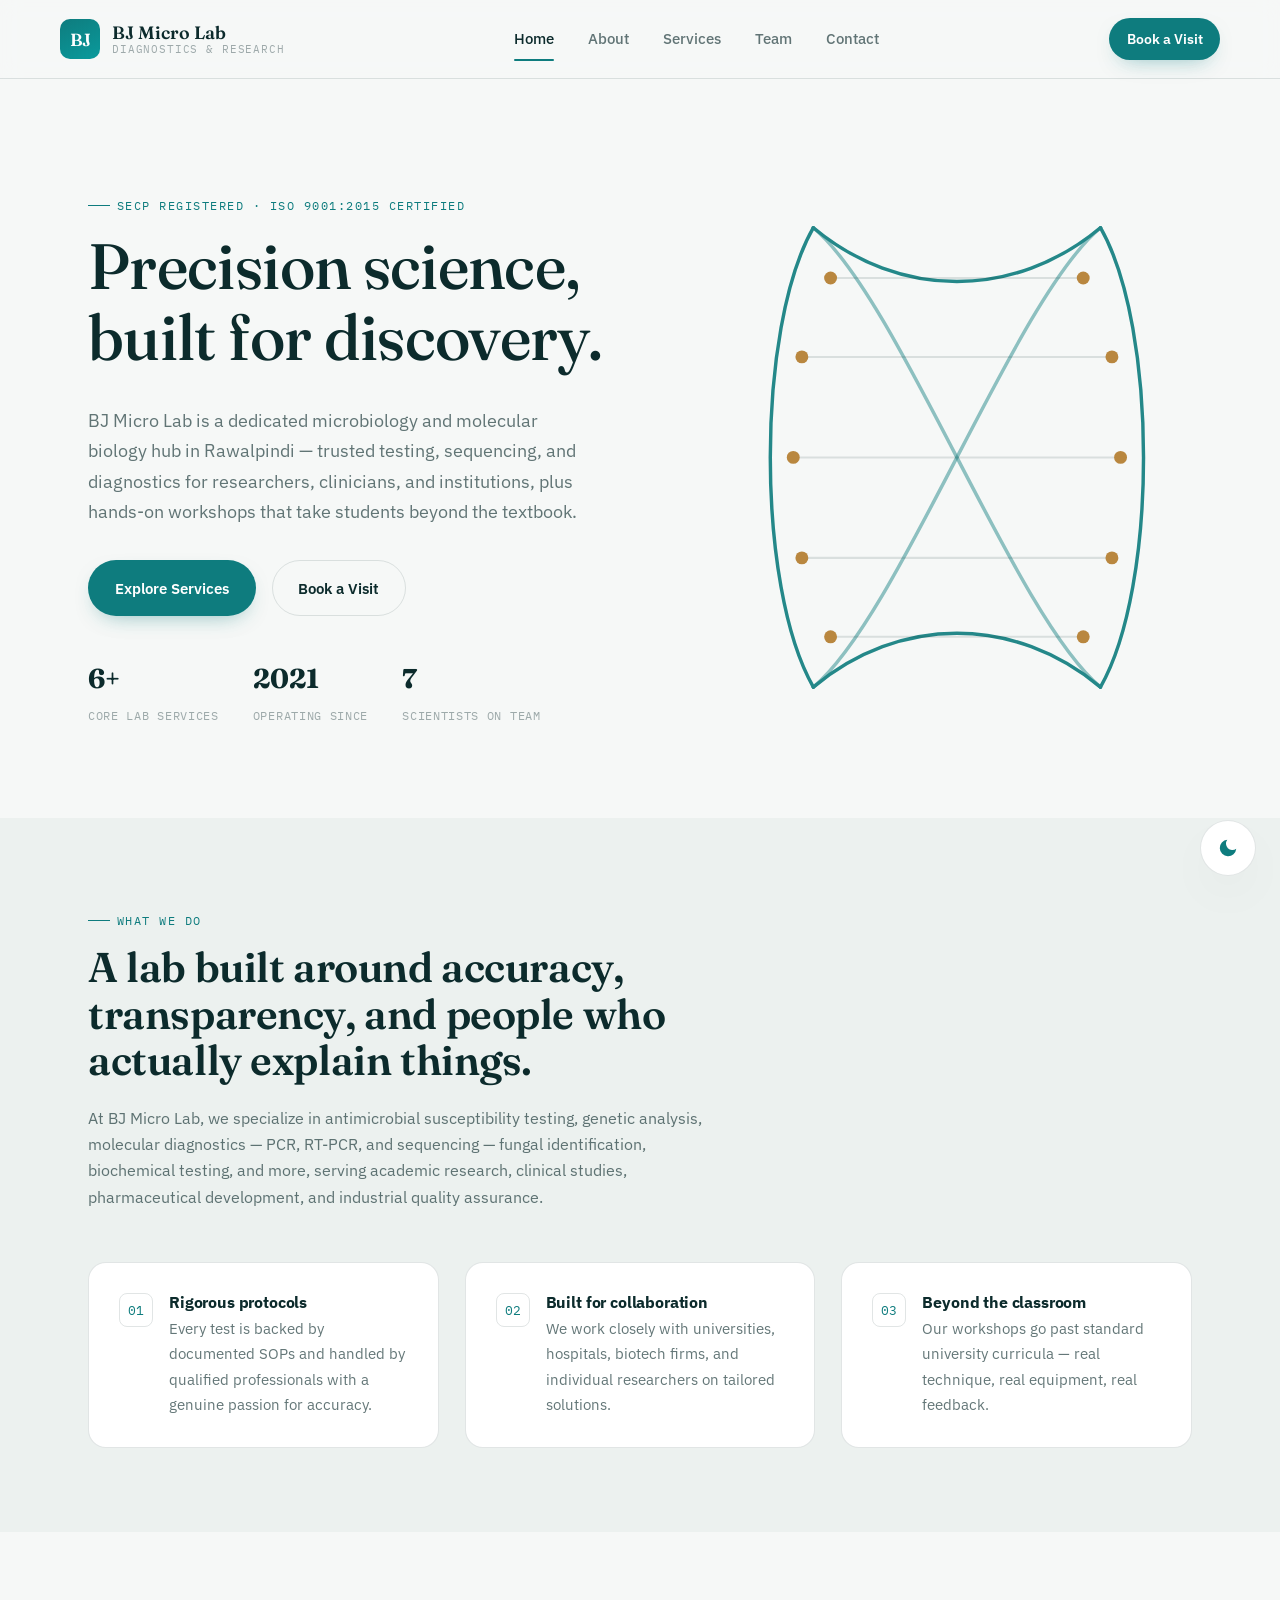
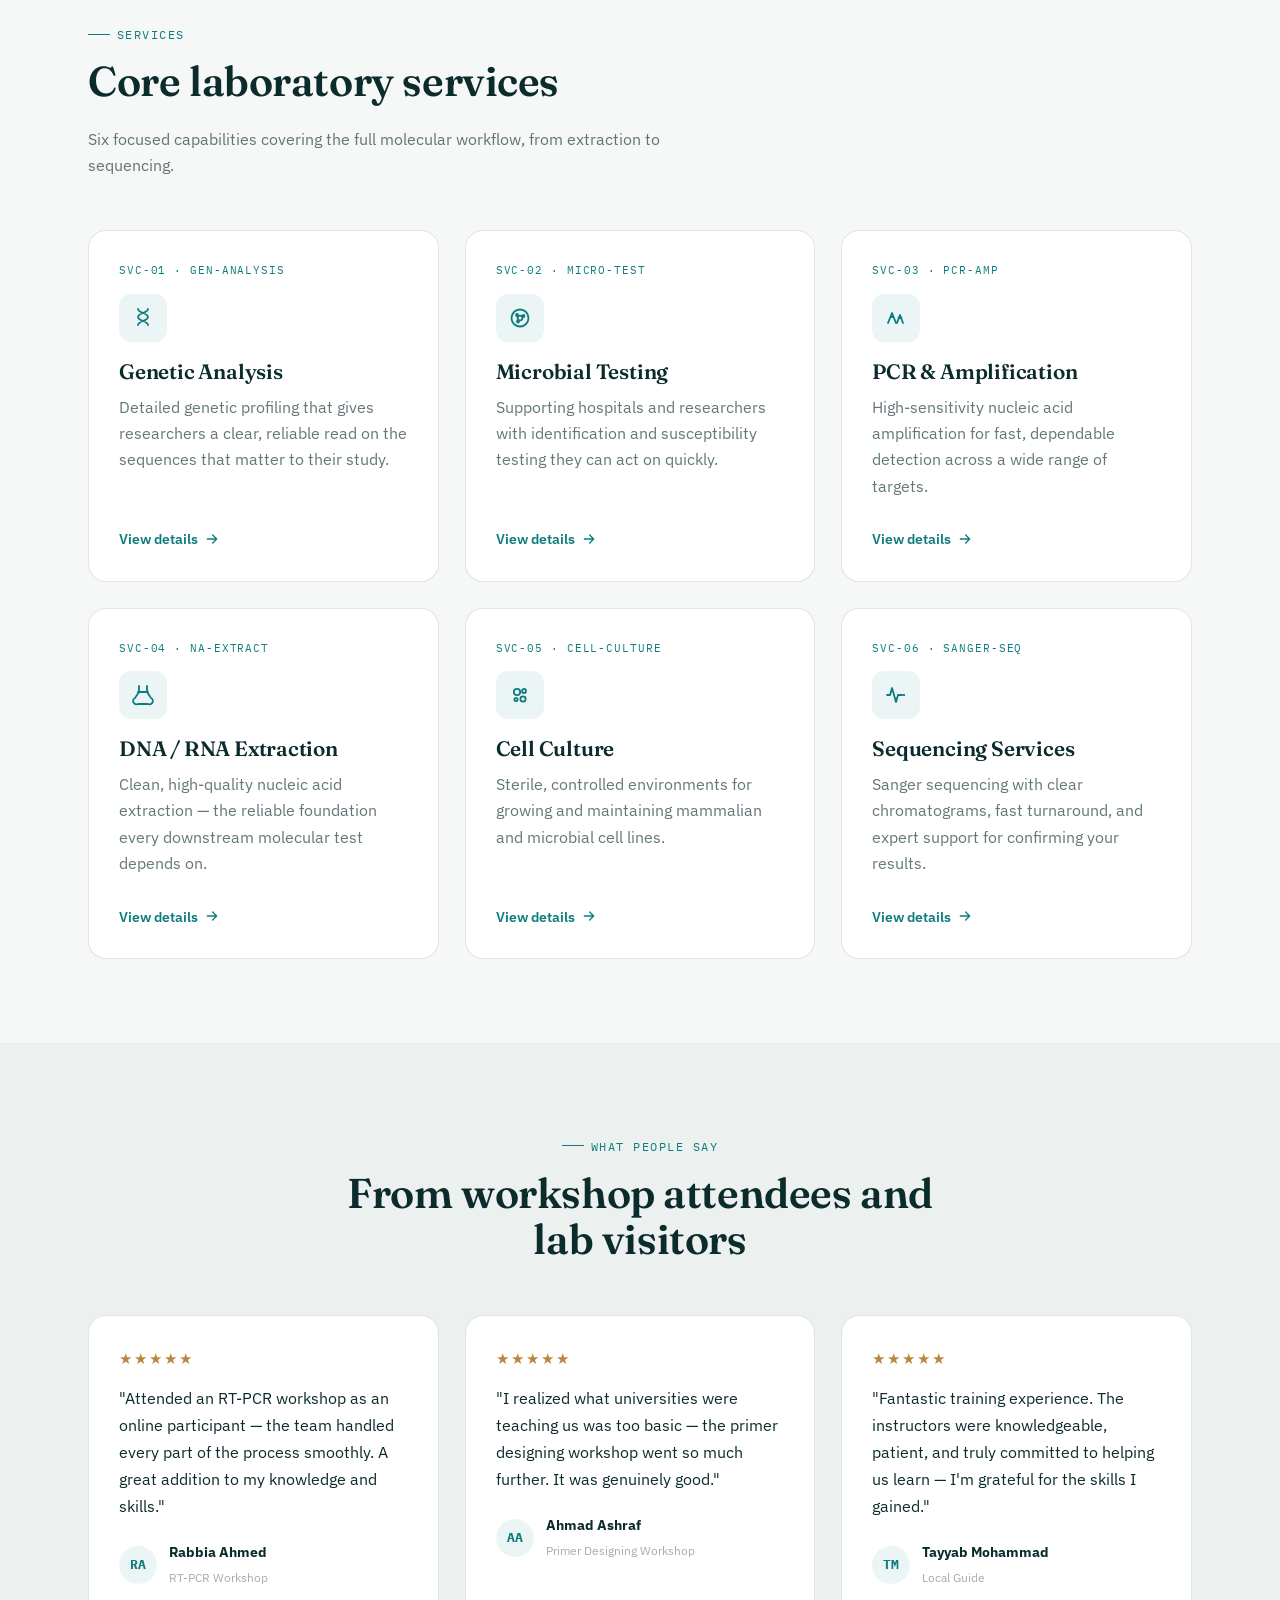
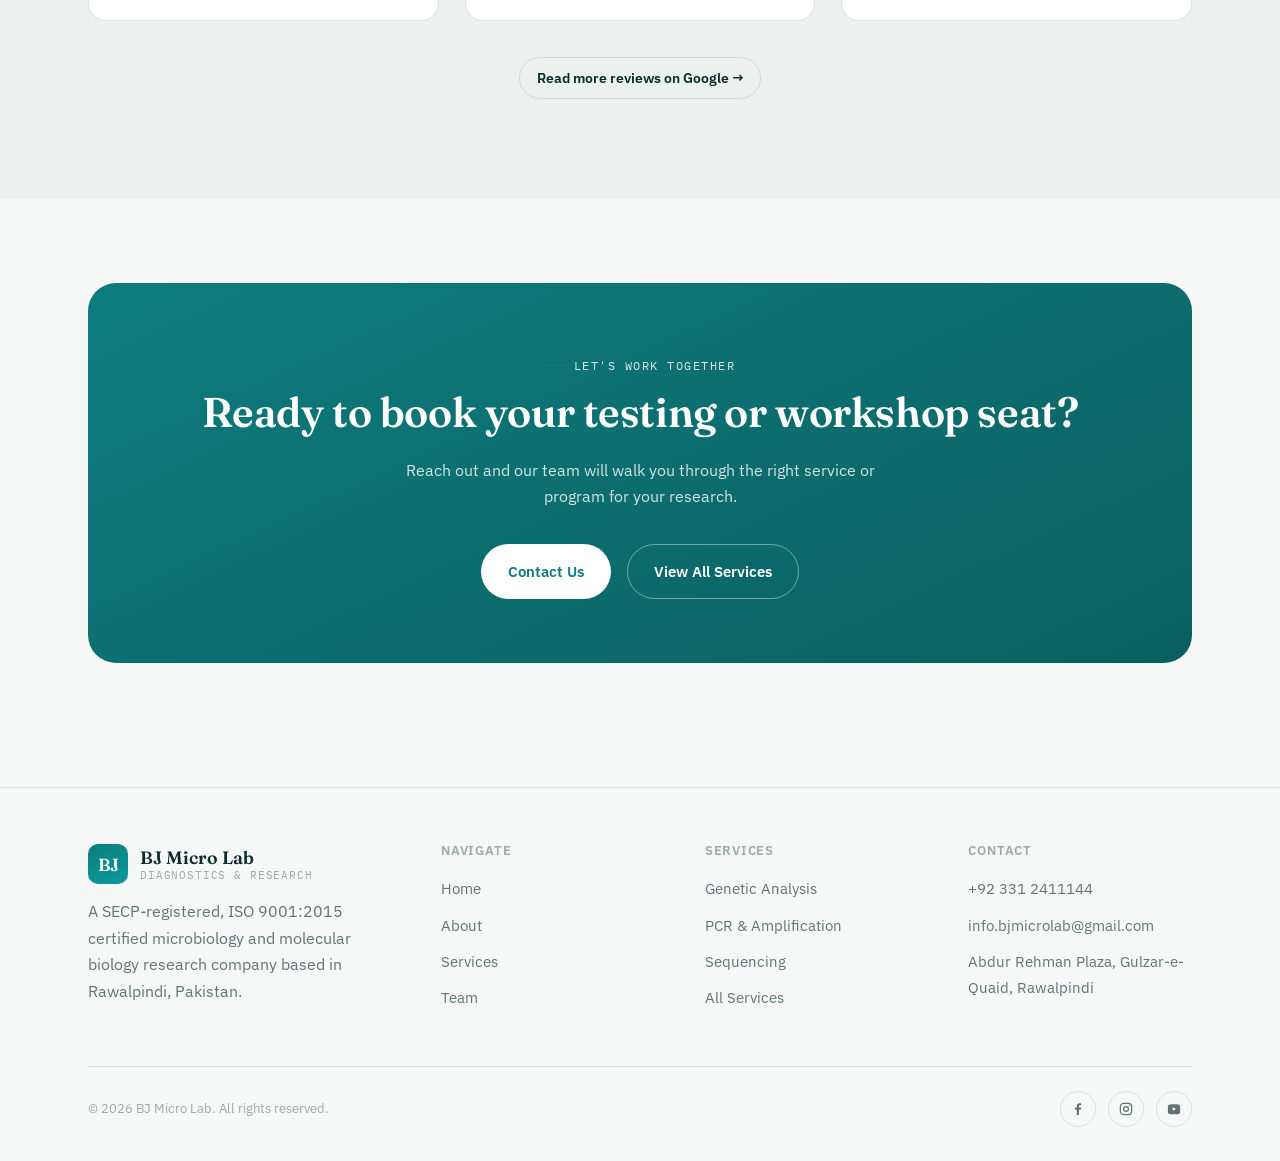
<file: index.html>
<!DOCTYPE html>
<html lang="en" data-theme="light">
<head>
<meta charset="UTF-8">
<meta name="viewport" content="width=device-width, initial-scale=1.0">
<title>BJ Micro Lab — Microbiology &amp; Molecular Biology Diagnostics</title>
<meta name="description" content="BJ Micro Lab is a SECP-registered, ISO 9001:2015 certified microbiology and molecular biology lab in Rawalpindi — testing, diagnostics, and hands-on scientific training.">
<link rel="preconnect" href="https://fonts.googleapis.com">
<link href="https://fonts.googleapis.com/css2?family=Fraunces:opsz,wght@9..144,400;9..144,500;9..144,600&family=IBM+Plex+Sans:wght@400;500;600;700&family=IBM+Plex+Mono:wght@400;500;600&display=swap" rel="stylesheet">
<link rel="stylesheet" href="css/style.css">
</head>
<body>

<header class="site">
  <div class="wrap nav">
    <a href="index.html" class="brand">
      <div class="brand-mark">BJ</div>
      <div class="brand-text"><b>BJ Micro Lab</b><span>Diagnostics &amp; Research</span></div>
    </a>
    <nav class="links">
      <a href="index.html" class="active">Home</a>
      <a href="about.html">About</a>
      <a href="services.html">Services</a>
      <a href="team.html">Team</a>
      <a href="contact.html">Contact</a>
    </nav>
    <div class="nav-actions">
      <a href="contact.html" class="btn btn-primary btn-sm">Book a Visit</a>
      <button class="menu-btn" aria-label="Toggle menu">☰</button>
    </div>
  </div>
</header>

<section class="hero">
  <div class="wrap hero-grid">
    <div class="reveal in">
      <span class="eyebrow">SECP Registered &middot; ISO 9001:2015 Certified</span>
      <h1>Precision science,<br>built for discovery.</h1>
      <p class="lede">BJ Micro Lab is a dedicated microbiology and molecular biology hub in Rawalpindi — trusted testing, sequencing, and diagnostics for researchers, clinicians, and institutions, plus hands-on workshops that take students beyond the textbook.</p>
      <div class="cta-row">
        <a href="services.html" class="btn btn-primary">Explore Services</a>
        <a href="contact.html" class="btn btn-ghost">Book a Visit</a>
      </div>
      <div class="hero-stats">
        <div class="stat"><b>6+</b><span>Core Lab Services</span></div>
        <div class="stat"><b>2021</b><span>Operating Since</span></div>
        <div class="stat"><b>7</b><span>Scientists on Team</span></div>
      </div>
    </div>
    <div class="helix-wrap reveal in">
      <svg viewBox="0 0 320 360" fill="none" xmlns="http://www.w3.org/2000/svg">
        <g stroke="var(--teal)" stroke-width="2.4" stroke-linecap="round" opacity="0.9">
          <path d="M60 20 C 120 70, 200 70, 260 20" />
          <path d="M60 340 C 120 290, 200 290, 260 340" />
          <path d="M60 20 C 20 90, 20 270, 60 340" />
          <path d="M260 20 C 300 90, 300 270, 260 340" />
          <path d="M60 20 C 120 70, 200 290, 260 340" opacity="0.5"/>
          <path d="M260 20 C 200 70, 120 290, 60 340" opacity="0.5"/>
        </g>
        <g stroke="var(--line)" stroke-width="1.4">
          <line x1="72" y1="55" x2="248" y2="55"/>
          <line x1="52" y1="110" x2="268" y2="110"/>
          <line x1="46" y1="180" x2="274" y2="180"/>
          <line x1="52" y1="250" x2="268" y2="250"/>
          <line x1="72" y1="305" x2="248" y2="305"/>
        </g>
        <g fill="var(--amber)">
          <circle cx="72" cy="55" r="4.5"/><circle cx="248" cy="55" r="4.5"/>
          <circle cx="52" cy="110" r="4.5"/><circle cx="268" cy="110" r="4.5"/>
          <circle cx="46" cy="180" r="4.5"/><circle cx="274" cy="180" r="4.5"/>
          <circle cx="52" cy="250" r="4.5"/><circle cx="268" cy="250" r="4.5"/>
          <circle cx="72" cy="305" r="4.5"/><circle cx="248" cy="305" r="4.5"/>
        </g>
      </svg>
    </div>
  </div>
</section>

<section class="alt">
  <div class="wrap">
    <div class="section-head">
      <span class="eyebrow">What We Do</span>
      <h2>A lab built around accuracy, transparency, and people who actually explain things.</h2>
      <p>At BJ Micro Lab, we specialize in antimicrobial susceptibility testing, genetic analysis, molecular diagnostics — PCR, RT-PCR, and sequencing — fungal identification, biochemical testing, and more, serving academic research, clinical studies, pharmaceutical development, and industrial quality assurance.</p>
    </div>
    <div class="grid grid-3">
      <div class="card reveal">
        <div class="feature">
          <div class="num">01</div>
          <div><h4>Rigorous protocols</h4><p>Every test is backed by documented SOPs and handled by qualified professionals with a genuine passion for accuracy.</p></div>
        </div>
      </div>
      <div class="card reveal">
        <div class="feature">
          <div class="num">02</div>
          <div><h4>Built for collaboration</h4><p>We work closely with universities, hospitals, biotech firms, and individual researchers on tailored solutions.</p></div>
        </div>
      </div>
      <div class="card reveal">
        <div class="feature">
          <div class="num">03</div>
          <div><h4>Beyond the classroom</h4><p>Our workshops go past standard university curricula — real technique, real equipment, real feedback.</p></div>
        </div>
      </div>
    </div>
  </div>
</section>

<section>
  <div class="wrap">
    <div class="section-head">
      <span class="eyebrow">Services</span>
      <h2>Core laboratory services</h2>
      <p>Six focused capabilities covering the full molecular workflow, from extraction to sequencing.</p>
    </div>
    <div class="grid grid-3">

      <a href="services/genetic-analysis.html" class="card service-card reveal">
        <span class="service-code">SVC-01 &middot; GEN-ANALYSIS</span>
        <div class="service-icon"><svg viewBox="0 0 24 24" fill="none" stroke="currentColor" stroke-width="1.8"><path d="M7 3c0 4 10 4 10 8s-10 4-10 8M17 3c0 4-10 4-10 8s10 4 10 8" stroke-linecap="round"/></svg></div>
        <h3>Genetic Analysis</h3>
        <p>Detailed genetic profiling that gives researchers a clear, reliable read on the sequences that matter to their study.</p>
        <span class="service-link">View details <svg viewBox="0 0 24 24" fill="none" stroke="currentColor" stroke-width="2"><path d="M5 12h14M13 6l6 6-6 6" stroke-linecap="round" stroke-linejoin="round"/></svg></span>
      </a>

      <a href="services/microbial-testing.html" class="card service-card reveal">
        <span class="service-code">SVC-02 &middot; MICRO-TEST</span>
        <div class="service-icon"><svg viewBox="0 0 24 24" fill="none" stroke="currentColor" stroke-width="1.8"><circle cx="12" cy="12" r="8.5"/><circle cx="12" cy="12" r="2.4"/><circle cx="9" cy="9" r="1"/><circle cx="15.5" cy="10" r="1"/><circle cx="10" cy="15.5" r="1"/></svg></div>
        <h3>Microbial Testing</h3>
        <p>Supporting hospitals and researchers with identification and susceptibility testing they can act on quickly.</p>
        <span class="service-link">View details <svg viewBox="0 0 24 24" fill="none" stroke="currentColor" stroke-width="2"><path d="M5 12h14M13 6l6 6-6 6" stroke-linecap="round" stroke-linejoin="round"/></svg></span>
      </a>

      <a href="services/pcr-amplification.html" class="card service-card reveal">
        <span class="service-code">SVC-03 &middot; PCR-AMP</span>
        <div class="service-icon"><svg viewBox="0 0 24 24" fill="none" stroke="currentColor" stroke-width="1.8"><path d="M4 17l4-10 4 10M6.5 11h3M13 17l3-8 3 8M14.5 12h3" stroke-linecap="round" stroke-linejoin="round"/></svg></div>
        <h3>PCR &amp; Amplification</h3>
        <p>High-sensitivity nucleic acid amplification for fast, dependable detection across a wide range of targets.</p>
        <span class="service-link">View details <svg viewBox="0 0 24 24" fill="none" stroke="currentColor" stroke-width="2"><path d="M5 12h14M13 6l6 6-6 6" stroke-linecap="round" stroke-linejoin="round"/></svg></span>
      </a>

      <a href="services/dna-rna-extraction.html" class="card service-card reveal">
        <span class="service-code">SVC-04 &middot; NA-EXTRACT</span>
        <div class="service-icon"><svg viewBox="0 0 24 24" fill="none" stroke="currentColor" stroke-width="1.8"><path d="M8 3v6l-4 6a3 3 0 0 0 3 6h10a3 3 0 0 0 3-6l-4-6V3" stroke-linecap="round" stroke-linejoin="round"/><path d="M7 9h10" stroke-linecap="round"/></svg></div>
        <h3>DNA / RNA Extraction</h3>
        <p>Clean, high-quality nucleic acid extraction — the reliable foundation every downstream molecular test depends on.</p>
        <span class="service-link">View details <svg viewBox="0 0 24 24" fill="none" stroke="currentColor" stroke-width="2"><path d="M5 12h14M13 6l6 6-6 6" stroke-linecap="round" stroke-linejoin="round"/></svg></span>
      </a>

      <a href="services/cell-culture.html" class="card service-card reveal">
        <span class="service-code">SVC-05 &middot; CELL-CULTURE</span>
        <div class="service-icon"><svg viewBox="0 0 24 24" fill="none" stroke="currentColor" stroke-width="1.8"><circle cx="9" cy="9" r="3.2"/><circle cx="16" cy="8" r="2"/><circle cx="15" cy="16" r="2.6"/><circle cx="8" cy="16.5" r="1.6"/></svg></div>
        <h3>Cell Culture</h3>
        <p>Sterile, controlled environments for growing and maintaining mammalian and microbial cell lines.</p>
        <span class="service-link">View details <svg viewBox="0 0 24 24" fill="none" stroke="currentColor" stroke-width="2"><path d="M5 12h14M13 6l6 6-6 6" stroke-linecap="round" stroke-linejoin="round"/></svg></span>
      </a>

      <a href="services/sequencing-services.html" class="card service-card reveal">
        <span class="service-code">SVC-06 &middot; SANGER-SEQ</span>
        <div class="service-icon"><svg viewBox="0 0 24 24" fill="none" stroke="currentColor" stroke-width="1.8"><path d="M3 12h3l2-7 4 14 2-7h3" stroke-linecap="round" stroke-linejoin="round"/><path d="M17 12h4"/></svg></div>
        <h3>Sequencing Services</h3>
        <p>Sanger sequencing with clear chromatograms, fast turnaround, and expert support for confirming your results.</p>
        <span class="service-link">View details <svg viewBox="0 0 24 24" fill="none" stroke="currentColor" stroke-width="2"><path d="M5 12h14M13 6l6 6-6 6" stroke-linecap="round" stroke-linejoin="round"/></svg></span>
      </a>

    </div>
  </div>
</section>

<section class="alt">
  <div class="wrap">
    <div class="section-head center">
      <span class="eyebrow">What People Say</span>
      <h2>From workshop attendees and lab visitors</h2>
    </div>
    <div class="grid grid-3">
      <div class="card quote-card reveal">
        <div class="stars">★★★★★</div>
        <p>"Attended an RT-PCR workshop as an online participant — the team handled every part of the process smoothly. A great addition to my knowledge and skills."</p>
        <div class="quote-attr">
          <div class="quote-avatar">RA</div>
          <div><b>Rabbia Ahmed</b><span>RT-PCR Workshop</span></div>
        </div>
      </div>
      <div class="card quote-card reveal">
        <div class="stars">★★★★★</div>
        <p>"I realized what universities were teaching us was too basic — the primer designing workshop went so much further. It was genuinely good."</p>
        <div class="quote-attr">
          <div class="quote-avatar">AA</div>
          <div><b>Ahmad Ashraf</b><span>Primer Designing Workshop</span></div>
        </div>
      </div>
      <div class="card quote-card reveal">
        <div class="stars">★★★★★</div>
        <p>"Fantastic training experience. The instructors were knowledgeable, patient, and truly committed to helping us learn — I'm grateful for the skills I gained."</p>
        <div class="quote-attr">
          <div class="quote-avatar">TM</div>
          <div><b>Tayyab Mohammad</b><span>Local Guide</span></div>
        </div>
      </div>
    </div>
    <p class="center-text" style="margin-top:36px;"><a href="https://www.google.com/maps/contrib/113717567881788325676/reviews" class="btn btn-ghost btn-sm">Read more reviews on Google →</a></p>
  </div>
</section>

<section>
  <div class="wrap">
    <div class="cta-band reveal">
      <span class="eyebrow" style="color:rgba(255,255,255,.85);">Let's Work Together</span>
      <h2>Ready to book your testing or workshop seat?</h2>
      <p>Reach out and our team will walk you through the right service or program for your research.</p>
      <div class="cta-row" style="justify-content:center;">
        <a href="contact.html" class="btn btn-primary">Contact Us</a>
        <a href="services.html" class="btn btn-ghost">View All Services</a>
      </div>
    </div>
  </div>
</section>

<footer class="site">
  <div class="wrap">
    <div class="footer-grid">
      <div>
        <div class="brand" style="margin-bottom:14px;">
          <div class="brand-mark">BJ</div>
          <div class="brand-text"><b>BJ Micro Lab</b><span>Diagnostics &amp; Research</span></div>
        </div>
        <p style="max-width:32ch;">A SECP-registered, ISO 9001:2015 certified microbiology and molecular biology research company based in Rawalpindi, Pakistan.</p>
      </div>
      <div>
        <h4>Navigate</h4>
        <ul>
          <li><a href="index.html">Home</a></li>
          <li><a href="about.html">About</a></li>
          <li><a href="services.html">Services</a></li>
          <li><a href="team.html">Team</a></li>
        </ul>
      </div>
      <div>
        <h4>Services</h4>
        <ul>
          <li><a href="services/genetic-analysis.html">Genetic Analysis</a></li>
          <li><a href="services/pcr-amplification.html">PCR &amp; Amplification</a></li>
          <li><a href="services/sequencing-services.html">Sequencing</a></li>
          <li><a href="services.html">All Services</a></li>
        </ul>
      </div>
      <div>
        <h4>Contact</h4>
        <ul>
          <li><a href="tel:+923312411144">+92 331 2411144</a></li>
          <li><a href="mailto:info.bjmicrolab@gmail.com">info.bjmicrolab@gmail.com</a></li>
          <li><a href="contact.html">Abdur Rehman Plaza, Gulzar-e-Quaid, Rawalpindi</a></li>
        </ul>
      </div>
    </div>
    <div class="footer-bottom">
      <span>&copy; 2026 BJ Micro Lab. All rights reserved.</span>
      <div class="socials">
        <a href="https://www.facebook.com/bjmicrolab/" aria-label="Facebook"><svg viewBox="0 0 24 24" fill="currentColor"><path d="M13.5 21v-8h2.7l.4-3.1h-3.1V7.9c0-.9.3-1.5 1.6-1.5h1.6V3.6c-.3 0-1.3-.1-2.4-.1-2.4 0-4.1 1.5-4.1 4.1v2.3H7.5v3.1h2.7v8h3.3z"/></svg></a>
        <a href="https://www.instagram.com/bjmicrolab/" aria-label="Instagram"><svg viewBox="0 0 24 24" fill="none" stroke="currentColor" stroke-width="1.8"><rect x="3.5" y="3.5" width="17" height="17" rx="5"/><circle cx="12" cy="12" r="3.6"/><circle cx="17" cy="7" r="0.9" fill="currentColor" stroke="none"/></svg></a>
        <a href="https://www.youtube.com/@bjmicrolab" aria-label="YouTube"><svg viewBox="0 0 24 24" fill="currentColor"><path d="M21 8.2s-.2-1.5-.8-2.1c-.8-.8-1.7-.8-2.1-.9C15.3 5 12 5 12 5s-3.3 0-6.1.2c-.4 0-1.3.1-2.1.9-.6.6-.8 2.1-.8 2.1S2.8 10 2.8 11.7v1.6C2.8 15 3 16.8 3 16.8s.2 1.5.8 2.1c.8.8 1.9.8 2.3.9 1.7.2 6 .2 6 .2s3.3 0 6.1-.2c.4-.1 1.3-.1 2.1-.9.6-.6.8-2.1.8-2.1s.2-1.8.2-3.5v-1.6c0-1.7-.2-3.5-.2-3.5zM10 14.6V9.4l5 2.6z"/></svg></a>
      </div>
    </div>
  </div>
</footer>

<button class="theme-toggle" aria-label="Toggle dark mode">
  <svg class="moon" viewBox="0 0 24 24" fill="currentColor"><path d="M21 12.8A9 9 0 1 1 11.2 3 7 7 0 0 0 21 12.8Z"/></svg>
  <svg class="sun" viewBox="0 0 24 24" fill="none" stroke="currentColor" stroke-width="2"><circle cx="12" cy="12" r="4.5"/><path d="M12 2v2.5M12 19.5V22M4.2 4.2l1.8 1.8M18 18l1.8 1.8M2 12h2.5M19.5 12H22M4.2 19.8L6 18M18 6l1.8-1.8" stroke-linecap="round"/></svg>
</button>

<script src="js/main.js"></script>
</body>
</html>
</file>
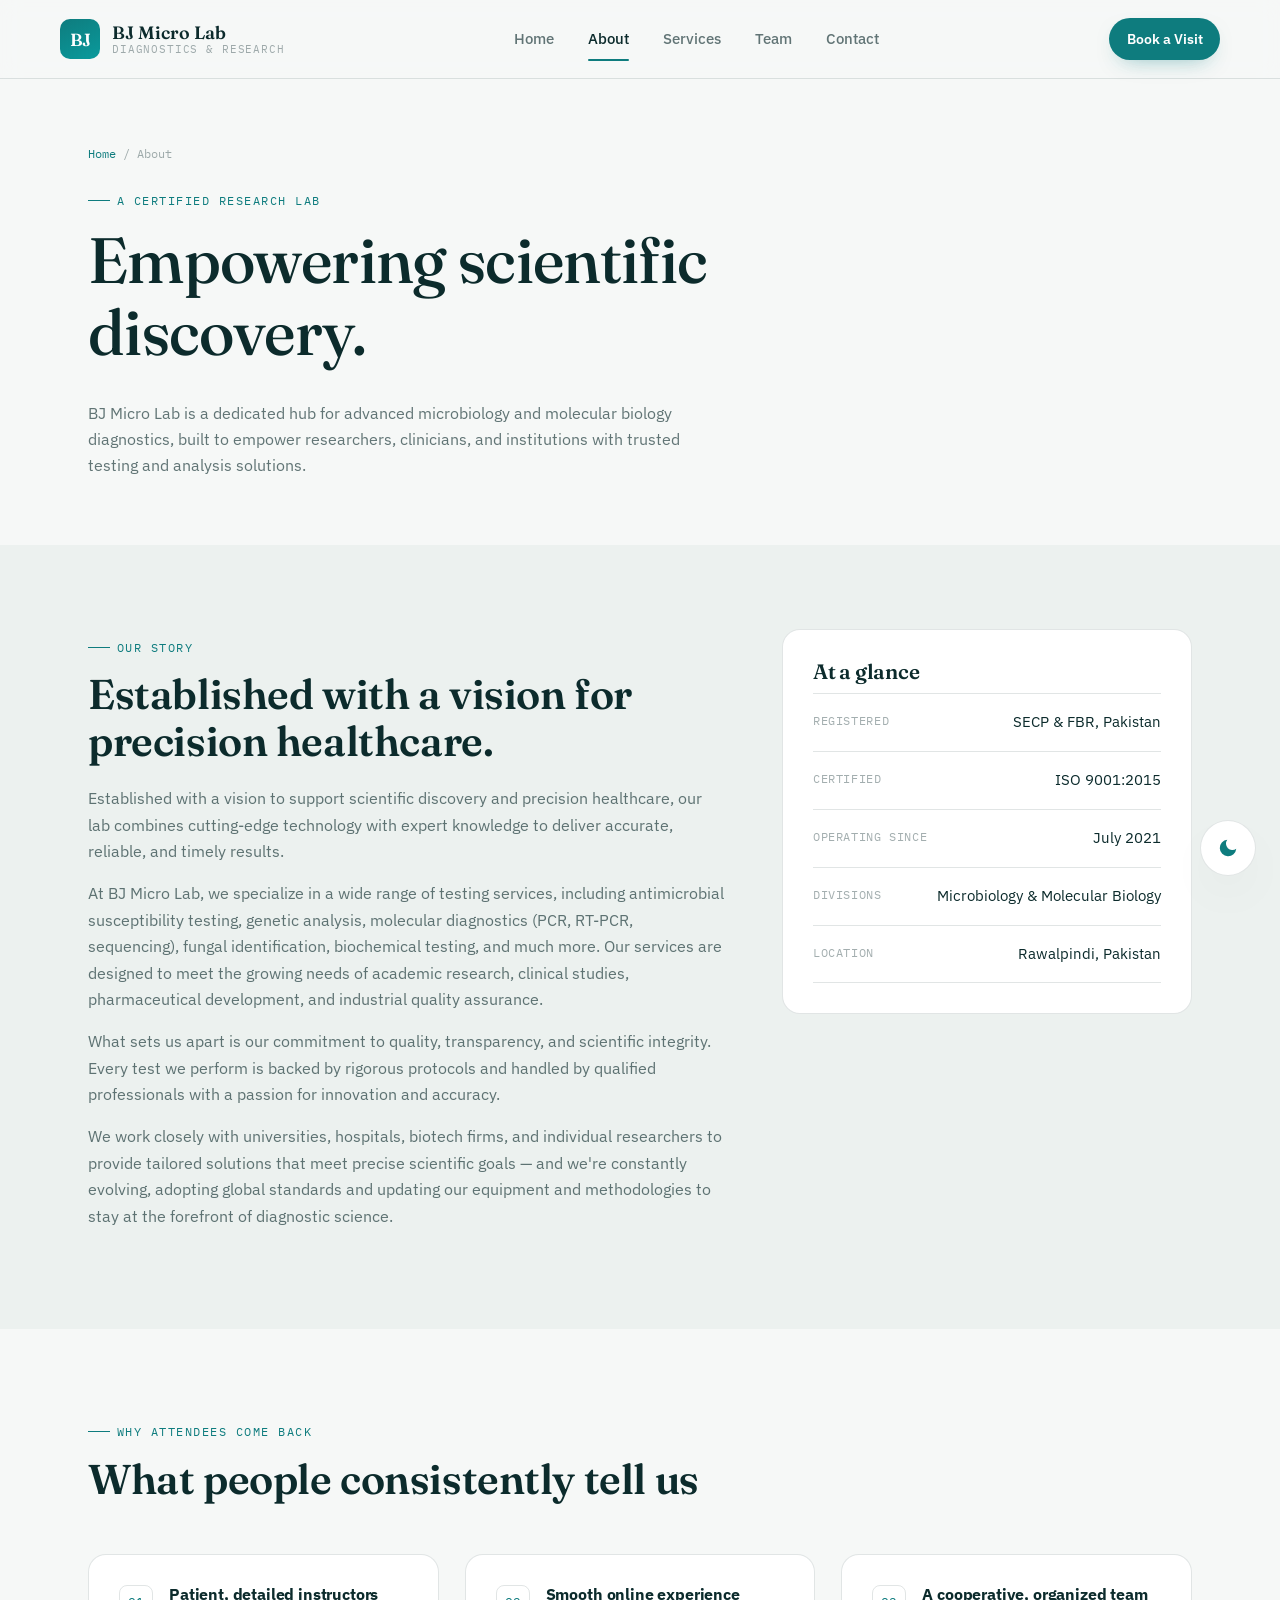
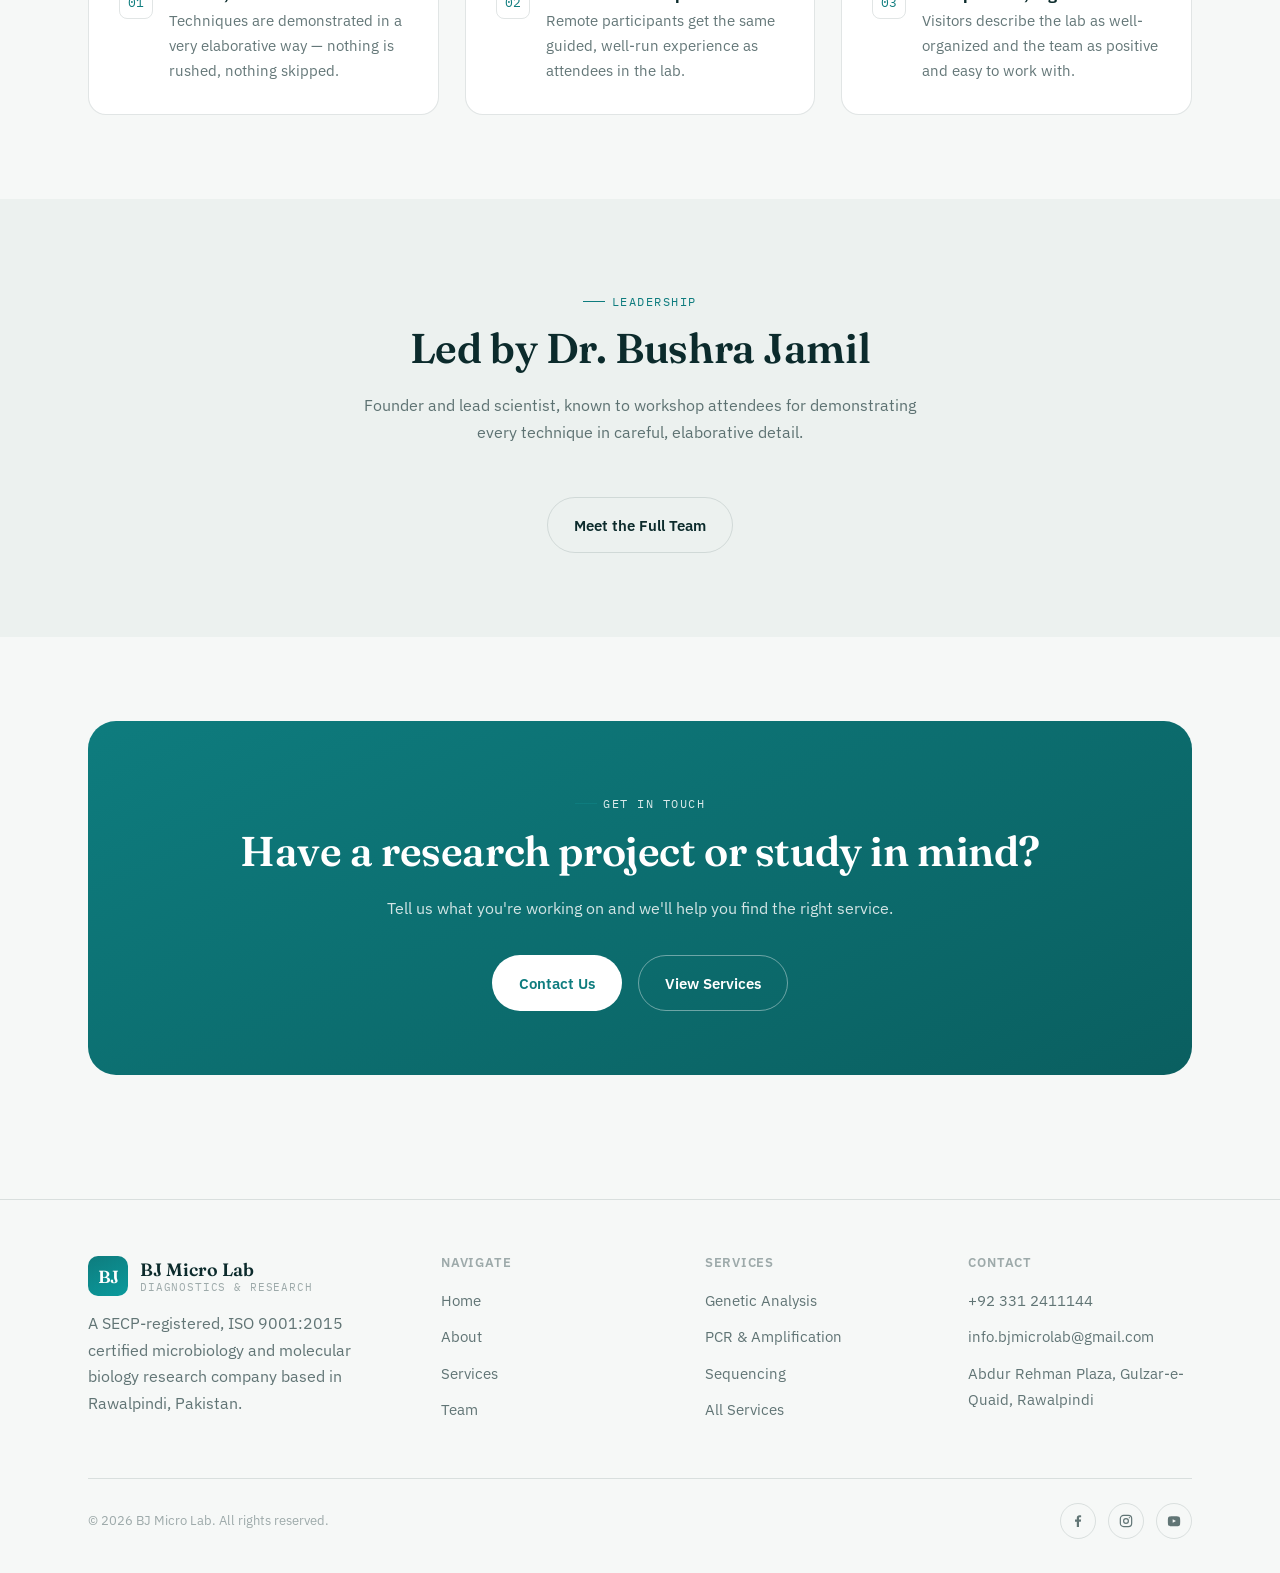
<file: about.html>
<!DOCTYPE html>
<html lang="en" data-theme="light">
<head>
<meta charset="UTF-8">
<meta name="viewport" content="width=device-width, initial-scale=1.0">
<title>About Us — BJ Micro Lab</title>
<meta name="description" content="BJ Micro Lab is a certified research lab empowering scientific discovery through microbiology and molecular biology diagnostics.">
<link rel="preconnect" href="https://fonts.googleapis.com">
<link href="https://fonts.googleapis.com/css2?family=Fraunces:opsz,wght@9..144,400;9..144,500;9..144,600&family=IBM+Plex+Sans:wght@400;500;600;700&family=IBM+Plex+Mono:wght@400;500;600&display=swap" rel="stylesheet">
<link rel="stylesheet" href="css/style.css">
</head>
<body>

<header class="site">
  <div class="wrap nav">
    <a href="index.html" class="brand">
      <div class="brand-mark">BJ</div>
      <div class="brand-text"><b>BJ Micro Lab</b><span>Diagnostics &amp; Research</span></div>
    </a>
    <nav class="links">
      <a href="index.html">Home</a>
      <a href="about.html" class="active">About</a>
      <a href="services.html">Services</a>
      <a href="team.html">Team</a>
      <a href="contact.html">Contact</a>
    </nav>
    <div class="nav-actions">
      <a href="contact.html" class="btn btn-primary btn-sm">Book a Visit</a>
      <button class="menu-btn" aria-label="Toggle menu">☰</button>
    </div>
  </div>
</header>

<section class="page-hero">
  <div class="wrap">
    <div class="breadcrumb"><a href="index.html">Home</a> / About</div>
    <span class="eyebrow">A Certified Research Lab</span>
    <h1 style="max-width:16ch;">Empowering scientific discovery.</h1>
    <p class="lede" style="max-width:60ch;">BJ Micro Lab is a dedicated hub for advanced microbiology and molecular biology diagnostics, built to empower researchers, clinicians, and institutions with trusted testing and analysis solutions.</p>
  </div>
</section>

<section class="alt">
  <div class="wrap two-col">
    <div class="reveal">
      <span class="eyebrow">Our Story</span>
      <h2>Established with a vision for precision healthcare.</h2>
      <p>Established with a vision to support scientific discovery and precision healthcare, our lab combines cutting-edge technology with expert knowledge to deliver accurate, reliable, and timely results.</p>
      <p>At BJ Micro Lab, we specialize in a wide range of testing services, including antimicrobial susceptibility testing, genetic analysis, molecular diagnostics (PCR, RT-PCR, sequencing), fungal identification, biochemical testing, and much more. Our services are designed to meet the growing needs of academic research, clinical studies, pharmaceutical development, and industrial quality assurance.</p>
      <p>What sets us apart is our commitment to quality, transparency, and scientific integrity. Every test we perform is backed by rigorous protocols and handled by qualified professionals with a passion for innovation and accuracy.</p>
      <p>We work closely with universities, hospitals, biotech firms, and individual researchers to provide tailored solutions that meet precise scientific goals — and we're constantly evolving, adopting global standards and updating our equipment and methodologies to stay at the forefront of diagnostic science.</p>
    </div>
    <div class="card sticky-card reveal">
      <h3>At a glance</h3>
      <div class="spec-table">
        <div class="spec-row"><span>Registered</span><span>SECP &amp; FBR, Pakistan</span></div>
        <div class="spec-row"><span>Certified</span><span>ISO 9001:2015</span></div>
        <div class="spec-row"><span>Operating Since</span><span>July 2021</span></div>
        <div class="spec-row"><span>Divisions</span><span>Microbiology &amp; Molecular Biology</span></div>
        <div class="spec-row"><span>Location</span><span>Rawalpindi, Pakistan</span></div>
      </div>
    </div>
  </div>
</section>

<section>
  <div class="wrap">
    <div class="section-head">
      <span class="eyebrow">Why Attendees Come Back</span>
      <h2>What people consistently tell us</h2>
    </div>
    <div class="grid grid-3">
      <div class="card reveal">
        <div class="feature"><div class="num">01</div><div><h4>Patient, detailed instructors</h4><p>Techniques are demonstrated in a very elaborative way — nothing is rushed, nothing skipped.</p></div></div>
      </div>
      <div class="card reveal">
        <div class="feature"><div class="num">02</div><div><h4>Smooth online experience</h4><p>Remote participants get the same guided, well-run experience as attendees in the lab.</p></div></div>
      </div>
      <div class="card reveal">
        <div class="feature"><div class="num">03</div><div><h4>A cooperative, organized team</h4><p>Visitors describe the lab as well-organized and the team as positive and easy to work with.</p></div></div>
      </div>
    </div>
  </div>
</section>

<section class="alt">
  <div class="wrap">
    <div class="section-head center">
      <span class="eyebrow">Leadership</span>
      <h2>Led by Dr. Bushra Jamil</h2>
      <p style="max-width:56ch; margin:0 auto;">Founder and lead scientist, known to workshop attendees for demonstrating every technique in careful, elaborative detail.</p>
    </div>
    <div class="center-text">
      <a href="team.html" class="btn btn-ghost">Meet the Full Team</a>
    </div>
  </div>
</section>

<section>
  <div class="wrap">
    <div class="cta-band reveal">
      <span class="eyebrow" style="color:rgba(255,255,255,.85);">Get In Touch</span>
      <h2>Have a research project or study in mind?</h2>
      <p>Tell us what you're working on and we'll help you find the right service.</p>
      <div class="cta-row" style="justify-content:center;">
        <a href="contact.html" class="btn btn-primary">Contact Us</a>
        <a href="services.html" class="btn btn-ghost">View Services</a>
      </div>
    </div>
  </div>
</section>

<footer class="site">
  <div class="wrap">
    <div class="footer-grid">
      <div>
        <div class="brand" style="margin-bottom:14px;">
          <div class="brand-mark">BJ</div>
          <div class="brand-text"><b>BJ Micro Lab</b><span>Diagnostics &amp; Research</span></div>
        </div>
        <p style="max-width:32ch;">A SECP-registered, ISO 9001:2015 certified microbiology and molecular biology research company based in Rawalpindi, Pakistan.</p>
      </div>
      <div>
        <h4>Navigate</h4>
        <ul>
          <li><a href="index.html">Home</a></li>
          <li><a href="about.html">About</a></li>
          <li><a href="services.html">Services</a></li>
          <li><a href="team.html">Team</a></li>
        </ul>
      </div>
      <div>
        <h4>Services</h4>
        <ul>
          <li><a href="services/genetic-analysis.html">Genetic Analysis</a></li>
          <li><a href="services/pcr-amplification.html">PCR &amp; Amplification</a></li>
          <li><a href="services/sequencing-services.html">Sequencing</a></li>
          <li><a href="services.html">All Services</a></li>
        </ul>
      </div>
      <div>
        <h4>Contact</h4>
        <ul>
          <li><a href="tel:+923312411144">+92 331 2411144</a></li>
          <li><a href="mailto:info.bjmicrolab@gmail.com">info.bjmicrolab@gmail.com</a></li>
          <li><a href="contact.html">Abdur Rehman Plaza, Gulzar-e-Quaid, Rawalpindi</a></li>
        </ul>
      </div>
    </div>
    <div class="footer-bottom">
      <span>&copy; 2026 BJ Micro Lab. All rights reserved.</span>
      <div class="socials">
        <a href="https://www.facebook.com/bjmicrolab/" aria-label="Facebook"><svg viewBox="0 0 24 24" fill="currentColor"><path d="M13.5 21v-8h2.7l.4-3.1h-3.1V7.9c0-.9.3-1.5 1.6-1.5h1.6V3.6c-.3 0-1.3-.1-2.4-.1-2.4 0-4.1 1.5-4.1 4.1v2.3H7.5v3.1h2.7v8h3.3z"/></svg></a>
        <a href="https://www.instagram.com/bjmicrolab/" aria-label="Instagram"><svg viewBox="0 0 24 24" fill="none" stroke="currentColor" stroke-width="1.8"><rect x="3.5" y="3.5" width="17" height="17" rx="5"/><circle cx="12" cy="12" r="3.6"/><circle cx="17" cy="7" r="0.9" fill="currentColor" stroke="none"/></svg></a>
        <a href="https://www.youtube.com/@bjmicrolab" aria-label="YouTube"><svg viewBox="0 0 24 24" fill="currentColor"><path d="M21 8.2s-.2-1.5-.8-2.1c-.8-.8-1.7-.8-2.1-.9C15.3 5 12 5 12 5s-3.3 0-6.1.2c-.4 0-1.3.1-2.1.9-.6.6-.8 2.1-.8 2.1S2.8 10 2.8 11.7v1.6C2.8 15 3 16.8 3 16.8s.2 1.5.8 2.1c.8.8 1.9.8 2.3.9 1.7.2 6 .2 6 .2s3.3 0 6.1-.2c.4-.1 1.3-.1 2.1-.9.6-.6.8-2.1.8-2.1s.2-1.8.2-3.5v-1.6c0-1.7-.2-3.5-.2-3.5zM10 14.6V9.4l5 2.6z"/></svg></a>
      </div>
    </div>
  </div>
</footer>

<button class="theme-toggle" aria-label="Toggle dark mode">
  <svg class="moon" viewBox="0 0 24 24" fill="currentColor"><path d="M21 12.8A9 9 0 1 1 11.2 3 7 7 0 0 0 21 12.8Z"/></svg>
  <svg class="sun" viewBox="0 0 24 24" fill="none" stroke="currentColor" stroke-width="2"><circle cx="12" cy="12" r="4.5"/><path d="M12 2v2.5M12 19.5V22M4.2 4.2l1.8 1.8M18 18l1.8 1.8M2 12h2.5M19.5 12H22M4.2 19.8L6 18M18 6l1.8-1.8" stroke-linecap="round"/></svg>
</button>

<script src="js/main.js"></script>
</body>
</html>
</file>
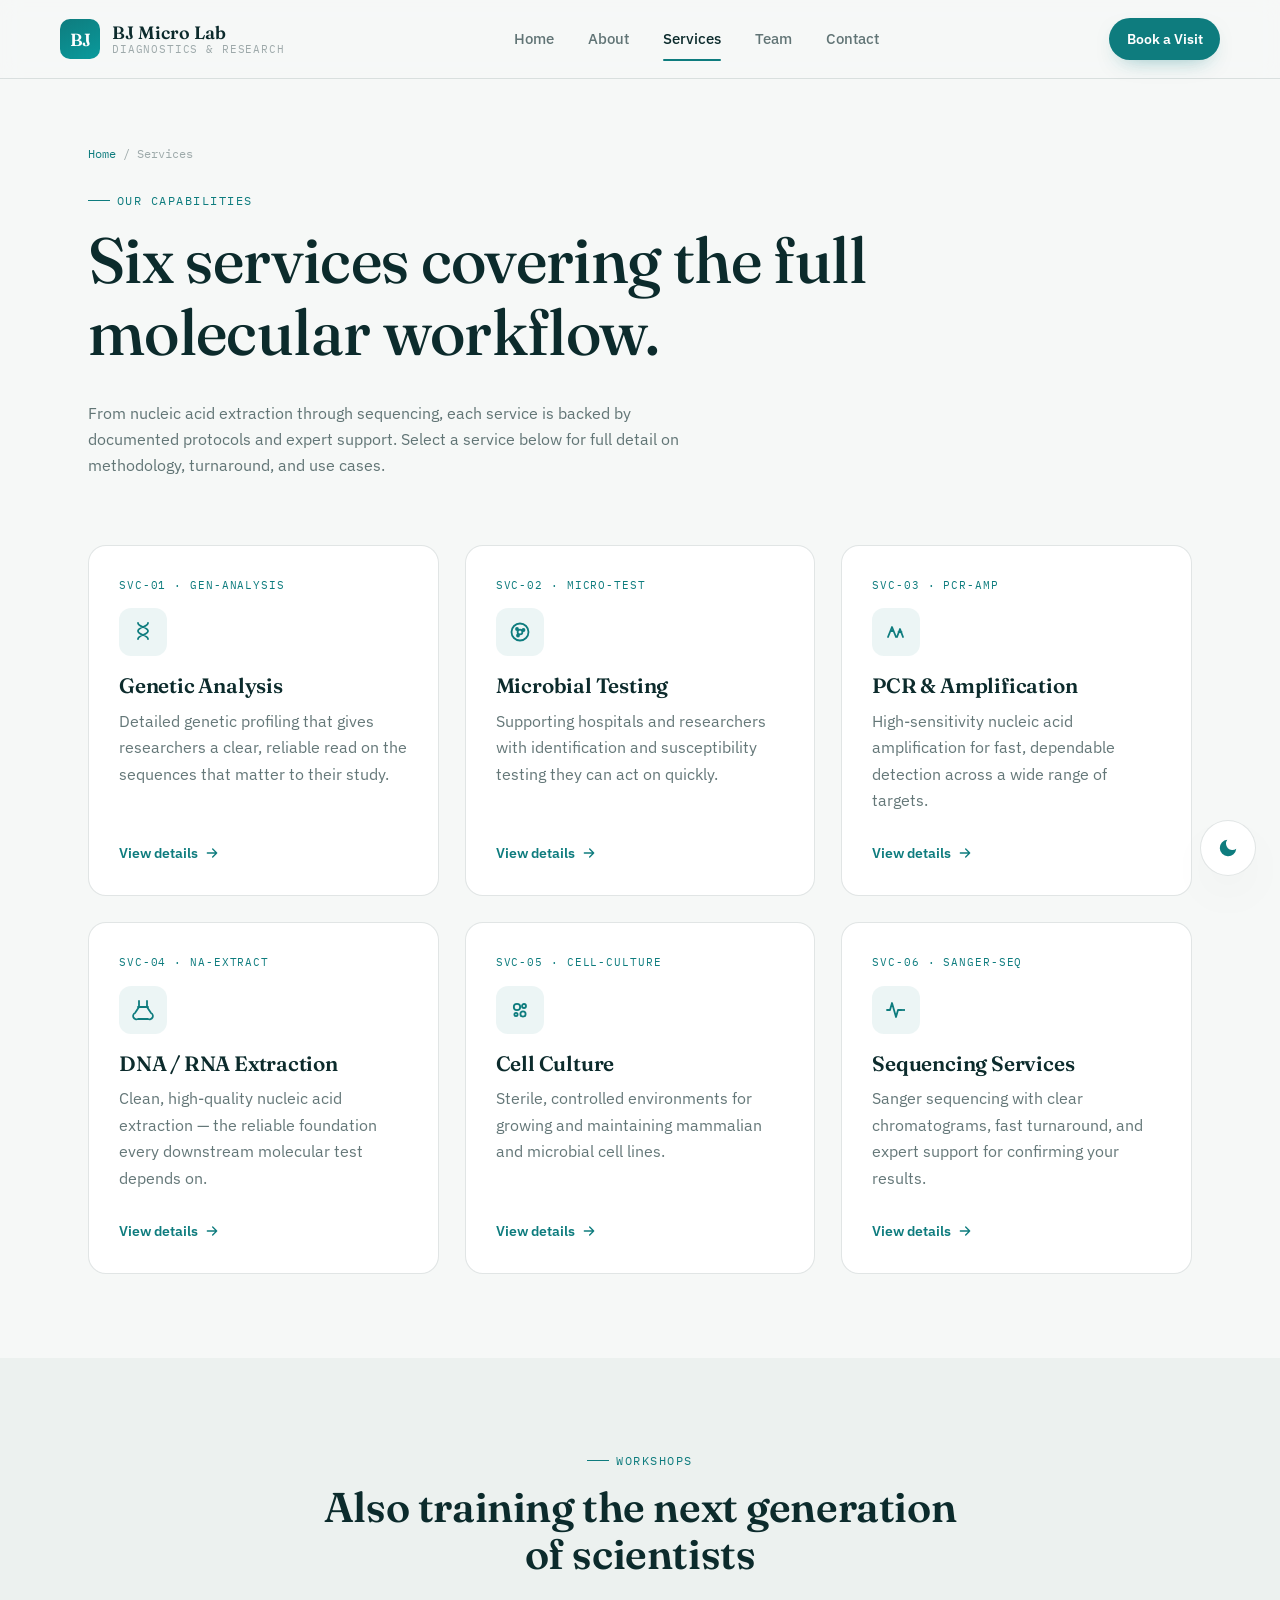
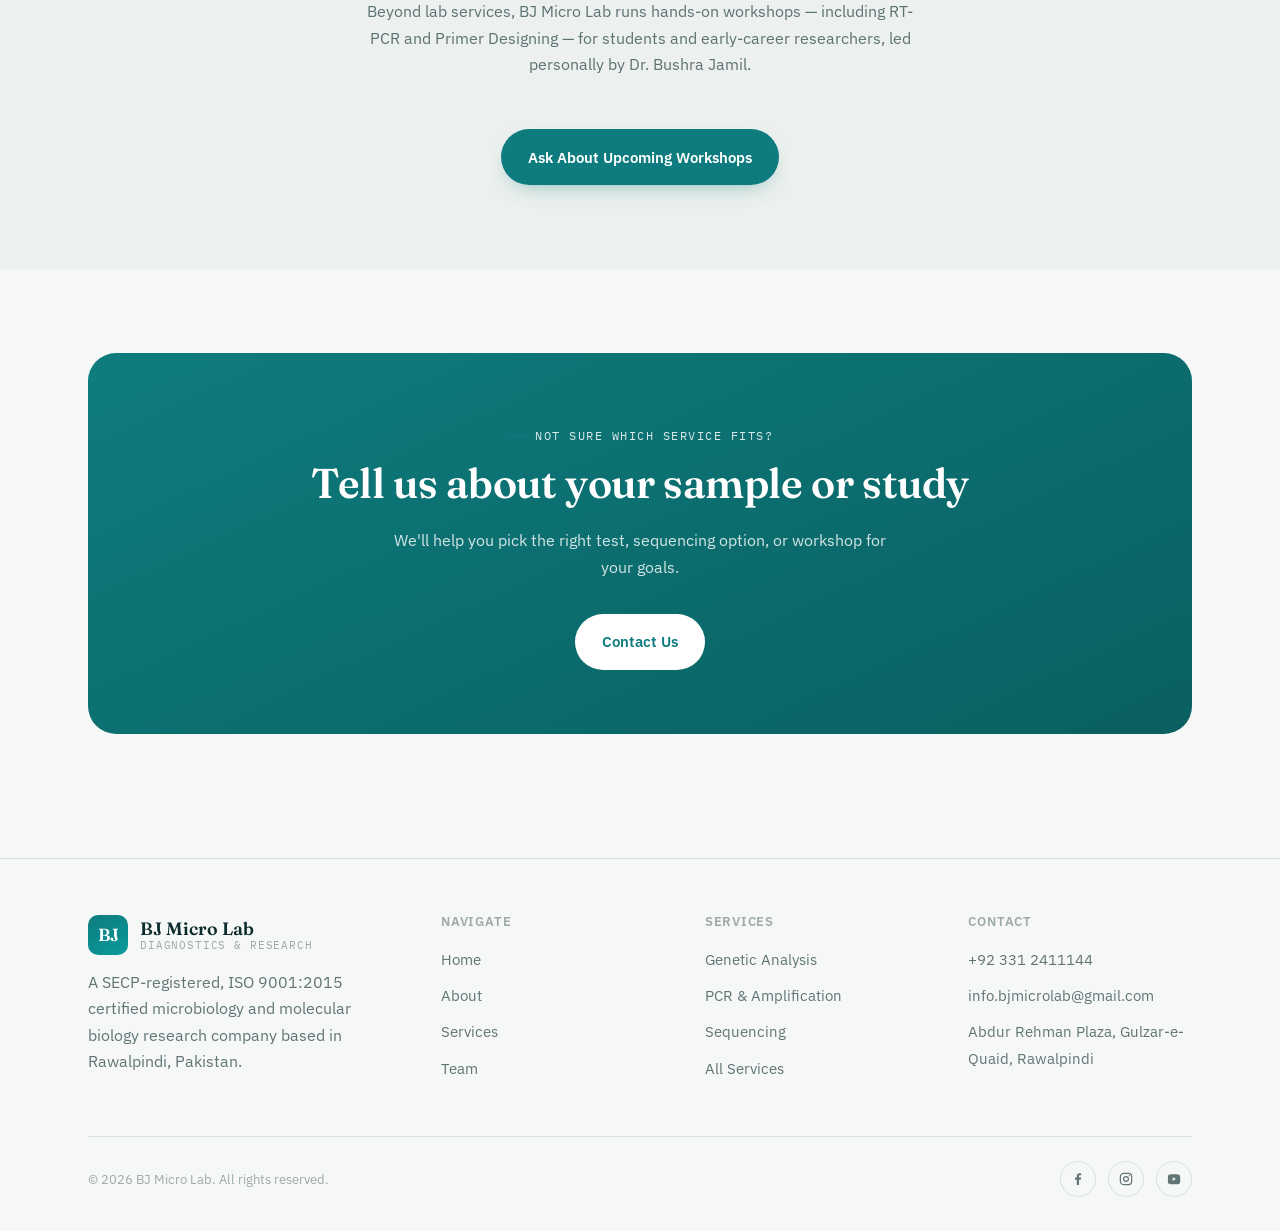
<file: services.html>
<!DOCTYPE html>
<html lang="en" data-theme="light">
<head>
<meta charset="UTF-8">
<meta name="viewport" content="width=device-width, initial-scale=1.0">
<title>Services — BJ Micro Lab</title>
<meta name="description" content="Explore BJ Micro Lab's core laboratory services: genetic analysis, microbial testing, PCR & amplification, DNA/RNA extraction, cell culture, and Sanger sequencing.">
<link rel="preconnect" href="https://fonts.googleapis.com">
<link href="https://fonts.googleapis.com/css2?family=Fraunces:opsz,wght@9..144,400;9..144,500;9..144,600&family=IBM+Plex+Sans:wght@400;500;600;700&family=IBM+Plex+Mono:wght@400;500;600&display=swap" rel="stylesheet">
<link rel="stylesheet" href="css/style.css">
</head>
<body>

<header class="site">
  <div class="wrap nav">
    <a href="index.html" class="brand">
      <div class="brand-mark">BJ</div>
      <div class="brand-text"><b>BJ Micro Lab</b><span>Diagnostics &amp; Research</span></div>
    </a>
    <nav class="links">
      <a href="index.html">Home</a>
      <a href="about.html">About</a>
      <a href="services.html" class="active">Services</a>
      <a href="team.html">Team</a>
      <a href="contact.html">Contact</a>
    </nav>
    <div class="nav-actions">
      <a href="contact.html" class="btn btn-primary btn-sm">Book a Visit</a>
      <button class="menu-btn" aria-label="Toggle menu">☰</button>
    </div>
  </div>
</header>

<section class="page-hero">
  <div class="wrap">
    <div class="breadcrumb"><a href="index.html">Home</a> / Services</div>
    <span class="eyebrow">Our Capabilities</span>
    <h1 style="max-width:20ch;">Six services covering the full molecular workflow.</h1>
    <p class="lede" style="max-width:60ch;">From nucleic acid extraction through sequencing, each service is backed by documented protocols and expert support. Select a service below for full detail on methodology, turnaround, and use cases.</p>
  </div>
</section>

<section style="padding-top:0;">
  <div class="wrap">
    <div class="grid grid-3">

      <a href="services/genetic-analysis.html" class="card service-card reveal">
        <span class="service-code">SVC-01 &middot; GEN-ANALYSIS</span>
        <div class="service-icon"><svg viewBox="0 0 24 24" fill="none" stroke="currentColor" stroke-width="1.8"><path d="M7 3c0 4 10 4 10 8s-10 4-10 8M17 3c0 4-10 4-10 8s10 4 10 8" stroke-linecap="round"/></svg></div>
        <h3>Genetic Analysis</h3>
        <p>Detailed genetic profiling that gives researchers a clear, reliable read on the sequences that matter to their study.</p>
        <span class="service-link">View details <svg viewBox="0 0 24 24" fill="none" stroke="currentColor" stroke-width="2"><path d="M5 12h14M13 6l6 6-6 6" stroke-linecap="round" stroke-linejoin="round"/></svg></span>
      </a>

      <a href="services/microbial-testing.html" class="card service-card reveal">
        <span class="service-code">SVC-02 &middot; MICRO-TEST</span>
        <div class="service-icon"><svg viewBox="0 0 24 24" fill="none" stroke="currentColor" stroke-width="1.8"><circle cx="12" cy="12" r="8.5"/><circle cx="12" cy="12" r="2.4"/><circle cx="9" cy="9" r="1"/><circle cx="15.5" cy="10" r="1"/><circle cx="10" cy="15.5" r="1"/></svg></div>
        <h3>Microbial Testing</h3>
        <p>Supporting hospitals and researchers with identification and susceptibility testing they can act on quickly.</p>
        <span class="service-link">View details <svg viewBox="0 0 24 24" fill="none" stroke="currentColor" stroke-width="2"><path d="M5 12h14M13 6l6 6-6 6" stroke-linecap="round" stroke-linejoin="round"/></svg></span>
      </a>

      <a href="services/pcr-amplification.html" class="card service-card reveal">
        <span class="service-code">SVC-03 &middot; PCR-AMP</span>
        <div class="service-icon"><svg viewBox="0 0 24 24" fill="none" stroke="currentColor" stroke-width="1.8"><path d="M4 17l4-10 4 10M6.5 11h3M13 17l3-8 3 8M14.5 12h3" stroke-linecap="round" stroke-linejoin="round"/></svg></div>
        <h3>PCR &amp; Amplification</h3>
        <p>High-sensitivity nucleic acid amplification for fast, dependable detection across a wide range of targets.</p>
        <span class="service-link">View details <svg viewBox="0 0 24 24" fill="none" stroke="currentColor" stroke-width="2"><path d="M5 12h14M13 6l6 6-6 6" stroke-linecap="round" stroke-linejoin="round"/></svg></span>
      </a>

      <a href="services/dna-rna-extraction.html" class="card service-card reveal">
        <span class="service-code">SVC-04 &middot; NA-EXTRACT</span>
        <div class="service-icon"><svg viewBox="0 0 24 24" fill="none" stroke="currentColor" stroke-width="1.8"><path d="M8 3v6l-4 6a3 3 0 0 0 3 6h10a3 3 0 0 0 3-6l-4-6V3" stroke-linecap="round" stroke-linejoin="round"/><path d="M7 9h10" stroke-linecap="round"/></svg></div>
        <h3>DNA / RNA Extraction</h3>
        <p>Clean, high-quality nucleic acid extraction — the reliable foundation every downstream molecular test depends on.</p>
        <span class="service-link">View details <svg viewBox="0 0 24 24" fill="none" stroke="currentColor" stroke-width="2"><path d="M5 12h14M13 6l6 6-6 6" stroke-linecap="round" stroke-linejoin="round"/></svg></span>
      </a>

      <a href="services/cell-culture.html" class="card service-card reveal">
        <span class="service-code">SVC-05 &middot; CELL-CULTURE</span>
        <div class="service-icon"><svg viewBox="0 0 24 24" fill="none" stroke="currentColor" stroke-width="1.8"><circle cx="9" cy="9" r="3.2"/><circle cx="16" cy="8" r="2"/><circle cx="15" cy="16" r="2.6"/><circle cx="8" cy="16.5" r="1.6"/></svg></div>
        <h3>Cell Culture</h3>
        <p>Sterile, controlled environments for growing and maintaining mammalian and microbial cell lines.</p>
        <span class="service-link">View details <svg viewBox="0 0 24 24" fill="none" stroke="currentColor" stroke-width="2"><path d="M5 12h14M13 6l6 6-6 6" stroke-linecap="round" stroke-linejoin="round"/></svg></span>
      </a>

      <a href="services/sequencing-services.html" class="card service-card reveal">
        <span class="service-code">SVC-06 &middot; SANGER-SEQ</span>
        <div class="service-icon"><svg viewBox="0 0 24 24" fill="none" stroke="currentColor" stroke-width="1.8"><path d="M3 12h3l2-7 4 14 2-7h3" stroke-linecap="round" stroke-linejoin="round"/><path d="M17 12h4"/></svg></div>
        <h3>Sequencing Services</h3>
        <p>Sanger sequencing with clear chromatograms, fast turnaround, and expert support for confirming your results.</p>
        <span class="service-link">View details <svg viewBox="0 0 24 24" fill="none" stroke="currentColor" stroke-width="2"><path d="M5 12h14M13 6l6 6-6 6" stroke-linecap="round" stroke-linejoin="round"/></svg></span>
      </a>

    </div>
  </div>
</section>

<section class="alt">
  <div class="wrap">
    <div class="section-head center">
      <span class="eyebrow">Workshops</span>
      <h2>Also training the next generation of scientists</h2>
      <p style="max-width:56ch; margin:0 auto;">Beyond lab services, BJ Micro Lab runs hands-on workshops — including RT-PCR and Primer Designing — for students and early-career researchers, led personally by Dr. Bushra Jamil.</p>
    </div>
    <div class="center-text">
      <a href="contact.html" class="btn btn-primary">Ask About Upcoming Workshops</a>
    </div>
  </div>
</section>

<section>
  <div class="wrap">
    <div class="cta-band reveal">
      <span class="eyebrow" style="color:rgba(255,255,255,.85);">Not Sure Which Service Fits?</span>
      <h2>Tell us about your sample or study</h2>
      <p>We'll help you pick the right test, sequencing option, or workshop for your goals.</p>
      <div class="cta-row" style="justify-content:center;">
        <a href="contact.html" class="btn btn-primary">Contact Us</a>
      </div>
    </div>
  </div>
</section>

<footer class="site">
  <div class="wrap">
    <div class="footer-grid">
      <div>
        <div class="brand" style="margin-bottom:14px;">
          <div class="brand-mark">BJ</div>
          <div class="brand-text"><b>BJ Micro Lab</b><span>Diagnostics &amp; Research</span></div>
        </div>
        <p style="max-width:32ch;">A SECP-registered, ISO 9001:2015 certified microbiology and molecular biology research company based in Rawalpindi, Pakistan.</p>
      </div>
      <div>
        <h4>Navigate</h4>
        <ul>
          <li><a href="index.html">Home</a></li>
          <li><a href="about.html">About</a></li>
          <li><a href="services.html">Services</a></li>
          <li><a href="team.html">Team</a></li>
        </ul>
      </div>
      <div>
        <h4>Services</h4>
        <ul>
          <li><a href="services/genetic-analysis.html">Genetic Analysis</a></li>
          <li><a href="services/pcr-amplification.html">PCR &amp; Amplification</a></li>
          <li><a href="services/sequencing-services.html">Sequencing</a></li>
          <li><a href="services.html">All Services</a></li>
        </ul>
      </div>
      <div>
        <h4>Contact</h4>
        <ul>
          <li><a href="tel:+923312411144">+92 331 2411144</a></li>
          <li><a href="mailto:info.bjmicrolab@gmail.com">info.bjmicrolab@gmail.com</a></li>
          <li><a href="contact.html">Abdur Rehman Plaza, Gulzar-e-Quaid, Rawalpindi</a></li>
        </ul>
      </div>
    </div>
    <div class="footer-bottom">
      <span>&copy; 2026 BJ Micro Lab. All rights reserved.</span>
      <div class="socials">
        <a href="https://www.facebook.com/bjmicrolab/" aria-label="Facebook"><svg viewBox="0 0 24 24" fill="currentColor"><path d="M13.5 21v-8h2.7l.4-3.1h-3.1V7.9c0-.9.3-1.5 1.6-1.5h1.6V3.6c-.3 0-1.3-.1-2.4-.1-2.4 0-4.1 1.5-4.1 4.1v2.3H7.5v3.1h2.7v8h3.3z"/></svg></a>
        <a href="https://www.instagram.com/bjmicrolab/" aria-label="Instagram"><svg viewBox="0 0 24 24" fill="none" stroke="currentColor" stroke-width="1.8"><rect x="3.5" y="3.5" width="17" height="17" rx="5"/><circle cx="12" cy="12" r="3.6"/><circle cx="17" cy="7" r="0.9" fill="currentColor" stroke="none"/></svg></a>
        <a href="https://www.youtube.com/@bjmicrolab" aria-label="YouTube"><svg viewBox="0 0 24 24" fill="currentColor"><path d="M21 8.2s-.2-1.5-.8-2.1c-.8-.8-1.7-.8-2.1-.9C15.3 5 12 5 12 5s-3.3 0-6.1.2c-.4 0-1.3.1-2.1.9-.6.6-.8 2.1-.8 2.1S2.8 10 2.8 11.7v1.6C2.8 15 3 16.8 3 16.8s.2 1.5.8 2.1c.8.8 1.9.8 2.3.9 1.7.2 6 .2 6 .2s3.3 0 6.1-.2c.4-.1 1.3-.1 2.1-.9.6-.6.8-2.1.8-2.1s.2-1.8.2-3.5v-1.6c0-1.7-.2-3.5-.2-3.5zM10 14.6V9.4l5 2.6z"/></svg></a>
      </div>
    </div>
  </div>
</footer>

<button class="theme-toggle" aria-label="Toggle dark mode">
  <svg class="moon" viewBox="0 0 24 24" fill="currentColor"><path d="M21 12.8A9 9 0 1 1 11.2 3 7 7 0 0 0 21 12.8Z"/></svg>
  <svg class="sun" viewBox="0 0 24 24" fill="none" stroke="currentColor" stroke-width="2"><circle cx="12" cy="12" r="4.5"/><path d="M12 2v2.5M12 19.5V22M4.2 4.2l1.8 1.8M18 18l1.8 1.8M2 12h2.5M19.5 12H22M4.2 19.8L6 18M18 6l1.8-1.8" stroke-linecap="round"/></svg>
</button>

<script src="js/main.js"></script>
</body>
</html>
</file>
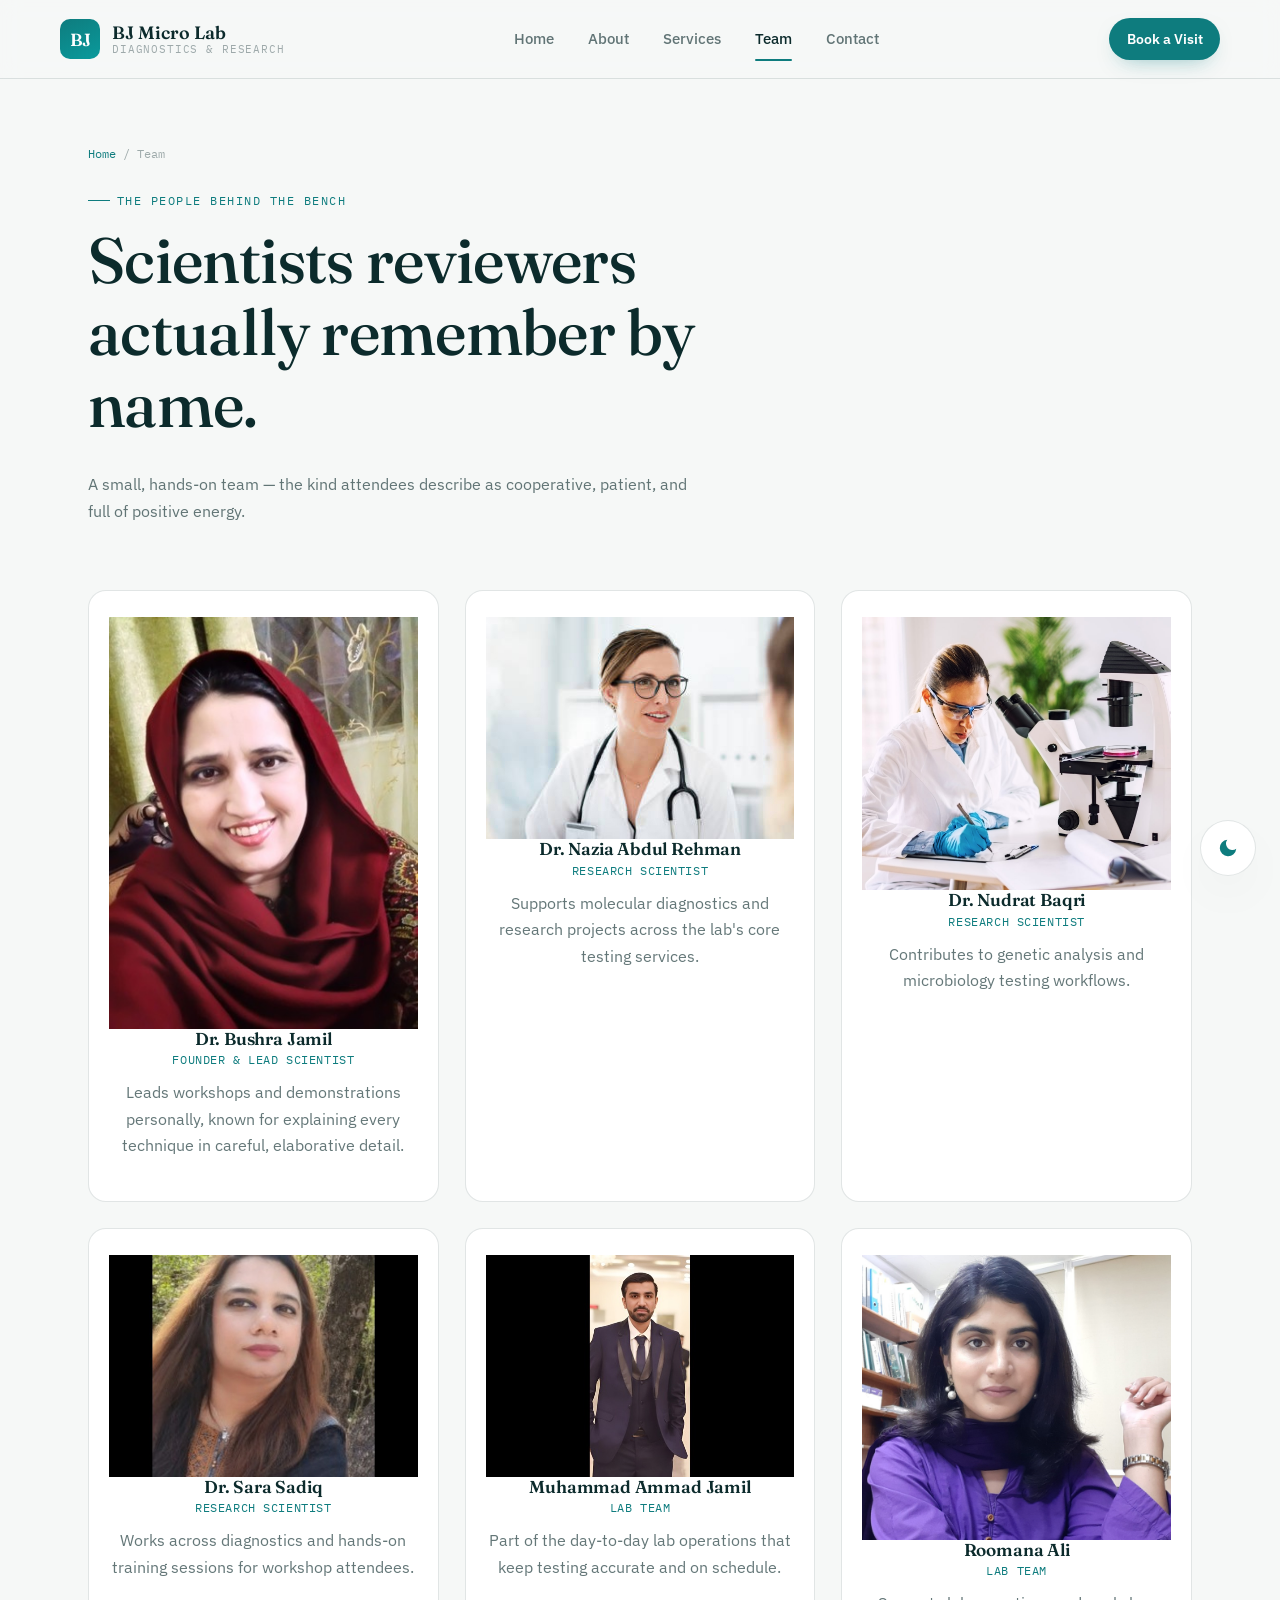
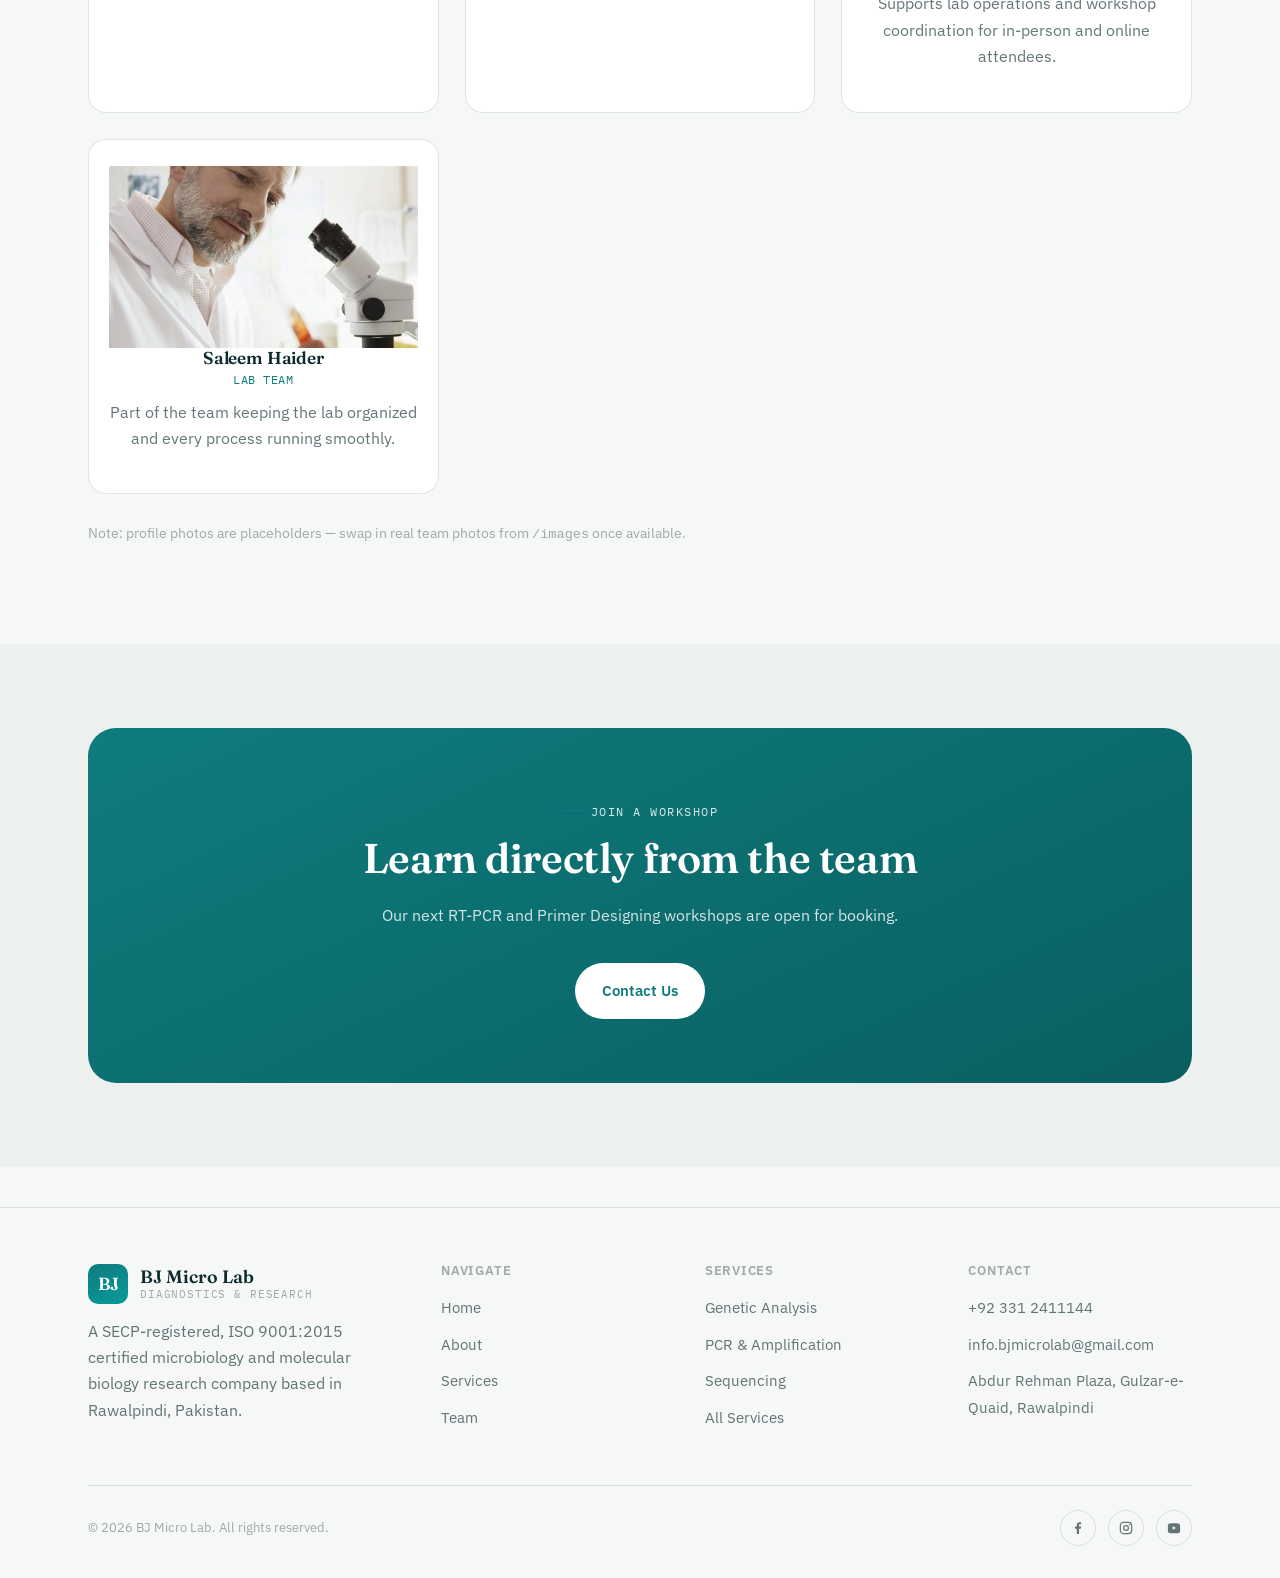
<file: team.html>
<!DOCTYPE html>
<html lang="en" data-theme="light">
<head>
<meta charset="UTF-8">
<meta name="viewport" content="width=device-width, initial-scale=1.0">
<title>Our Team — BJ Micro Lab</title>
<meta name="description" content="Meet the scientists behind BJ Micro Lab, led by Dr. Bushra Jamil.">
<link rel="preconnect" href="https://fonts.googleapis.com">
<link href="https://fonts.googleapis.com/css2?family=Fraunces:opsz,wght@9..144,400;9..144,500;9..144,600&family=IBM+Plex+Sans:wght@400;500;600;700&family=IBM+Plex+Mono:wght@400;500;600&display=swap" rel="stylesheet">
<link rel="stylesheet" href="css/style.css">
</head>
<body>

<header class="site">
  <div class="wrap nav">
    <a href="index.html" class="brand">
      <div class="brand-mark">BJ</div>
      <div class="brand-text"><b>BJ Micro Lab</b><span>Diagnostics &amp; Research</span></div>
    </a>
    <nav class="links">
      <a href="index.html">Home</a>
      <a href="about.html">About</a>
      <a href="services.html">Services</a>
      <a href="team.html" class="active">Team</a>
      <a href="contact.html">Contact</a>
    </nav>
    <div class="nav-actions">
      <a href="contact.html" class="btn btn-primary btn-sm">Book a Visit</a>
      <button class="menu-btn" aria-label="Toggle menu">☰</button>
    </div>
  </div>
</header>

<section class="page-hero">
  <div class="wrap">
    <div class="breadcrumb"><a href="index.html">Home</a> / Team</div>
    <span class="eyebrow">The People Behind The Bench</span>
    <h1 style="max-width:18ch;">Scientists reviewers actually remember by name.</h1>
    <p class="lede" style="max-width:60ch;">A small, hands-on team — the kind attendees describe as cooperative, patient, and full of positive energy.</p>
  </div>
</section>

<section style="padding-top:0;">
  <div class="wrap">
    <div class="grid grid-3">

      <div class="card team-card reveal">
        <div> 
          <img src="images/bushra.jpg" alt="Dr. Bushra Jamil">
          </div>
        <h3>Dr. Bushra Jamil</h3>
        <span class="team-role">Founder &amp; Lead Scientist</span>
        <p>Leads workshops and demonstrations personally, known for explaining every technique in careful, elaborative detail.</p>
      </div>

      <div class="card team-card reveal">
        <div>
           <img src="images/Nazia.jpg" alt="Dr.Nazia Abdul Rehman">
         </div>
        <h3>Dr. Nazia Abdul Rehman</h3>
        <span class="team-role">Research Scientist</span>
        <p>Supports molecular diagnostics and research projects across the lab's core testing services.</p>
      </div>

      <div class="card team-card reveal">
        <div>
          <img src="images/Nudrat.jpg" alt="Dr. Nudrat Baqri">
        </div>
        <h3>Dr. Nudrat Baqri</h3>
        <span class="team-role">Research Scientist</span>
        <p>Contributes to genetic analysis and microbiology testing workflows.</p>
      </div>
      <div class="card team-card reveal">
        <div>
          <img src="images/sara.jpeg" alt="Dr.Sara">
        </div>
        <h3>Dr. Sara Sadiq</h3>
        <span class="team-role">Research Scientist</span>
        <p>Works across diagnostics and hands-on training sessions for workshop attendees.</p>
      </div>

      <div class="card team-card reveal">
        <div>
          <img src="images/ammad.jpg" alt="Muahmmad Ammad Jamil">
        </div>
        <h3>Muhammad Ammad Jamil</h3>
        <span class="team-role">Lab Team</span>
        <p>Part of the day-to-day lab operations that keep testing accurate and on schedule.</p>
      </div>

      <div class="card team-card reveal">
        <div>
          <img src="images/Roomana.jpg" alt="Roomana Ali">
        </div>
        <h3>Roomana Ali</h3>
        <span class="team-role">Lab Team</span>
        <p>Supports lab operations and workshop coordination for in-person and online attendees.</p>
      </div>

      <div class="card team-card reveal">
        <div>
          <img src="images/Saleem.jpg" alt="Saleem Haider">
        </div>
        <h3>Saleem Haider</h3>
        <span class="team-role">Lab Team</span>
        <p>Part of the team keeping the lab organized and every process running smoothly.</p>
      </div>

    </div>
    <p style="margin-top:28px; font-size:.85rem; color:var(--ink-faint);">Note: profile photos are placeholders — swap in real team photos from <code>/images</code> once available.</p>
  </div>
</section>

<section class="alt">
  <div class="wrap">
    <div class="cta-band reveal">
      <span class="eyebrow" style="color:rgba(255,255,255,.85);">Join a Workshop</span>
      <h2>Learn directly from the team</h2>
      <p>Our next RT-PCR and Primer Designing workshops are open for booking.</p>
      <div class="cta-row" style="justify-content:center;">
        <a href="contact.html" class="btn btn-primary">Contact Us</a>
      </div>
    </div>
  </div>
</section>

<footer class="site">
  <div class="wrap">
    <div class="footer-grid">
      <div>
        <div class="brand" style="margin-bottom:14px;">
          <div class="brand-mark">BJ</div>
          <div class="brand-text"><b>BJ Micro Lab</b><span>Diagnostics &amp; Research</span></div>
        </div>
        <p style="max-width:32ch;">A SECP-registered, ISO 9001:2015 certified microbiology and molecular biology research company based in Rawalpindi, Pakistan.</p>
      </div>
      <div>
        <h4>Navigate</h4>
        <ul>
          <li><a href="index.html">Home</a></li>
          <li><a href="about.html">About</a></li>
          <li><a href="services.html">Services</a></li>
          <li><a href="team.html">Team</a></li>
        </ul>
      </div>
      <div>
        <h4>Services</h4>
        <ul>
          <li><a href="services/genetic-analysis.html">Genetic Analysis</a></li>
          <li><a href="services/pcr-amplification.html">PCR &amp; Amplification</a></li>
          <li><a href="services/sequencing-services.html">Sequencing</a></li>
          <li><a href="services.html">All Services</a></li>
        </ul>
      </div>
      <div>
        <h4>Contact</h4>
        <ul>
          <li><a href="tel:+923312411144">+92 331 2411144</a></li>
          <li><a href="mailto:info.bjmicrolab@gmail.com">info.bjmicrolab@gmail.com</a></li>
          <li><a href="contact.html">Abdur Rehman Plaza, Gulzar-e-Quaid, Rawalpindi</a></li>
        </ul>
      </div>
    </div>
    <div class="footer-bottom">
      <span>&copy; 2026 BJ Micro Lab. All rights reserved.</span>
      <div class="socials">
        <a href="https://www.facebook.com/bjmicrolab/" aria-label="Facebook"><svg viewBox="0 0 24 24" fill="currentColor"><path d="M13.5 21v-8h2.7l.4-3.1h-3.1V7.9c0-.9.3-1.5 1.6-1.5h1.6V3.6c-.3 0-1.3-.1-2.4-.1-2.4 0-4.1 1.5-4.1 4.1v2.3H7.5v3.1h2.7v8h3.3z"/></svg></a>
        <a href="https://www.instagram.com/bjmicrolab/" aria-label="Instagram"><svg viewBox="0 0 24 24" fill="none" stroke="currentColor" stroke-width="1.8"><rect x="3.5" y="3.5" width="17" height="17" rx="5"/><circle cx="12" cy="12" r="3.6"/><circle cx="17" cy="7" r="0.9" fill="currentColor" stroke="none"/></svg></a>
        <a href="https://www.youtube.com/@bjmicrolab" aria-label="YouTube"><svg viewBox="0 0 24 24" fill="currentColor"><path d="M21 8.2s-.2-1.5-.8-2.1c-.8-.8-1.7-.8-2.1-.9C15.3 5 12 5 12 5s-3.3 0-6.1.2c-.4 0-1.3.1-2.1.9-.6.6-.8 2.1-.8 2.1S2.8 10 2.8 11.7v1.6C2.8 15 3 16.8 3 16.8s.2 1.5.8 2.1c.8.8 1.9.8 2.3.9 1.7.2 6 .2 6 .2s3.3 0 6.1-.2c.4-.1 1.3-.1 2.1-.9.6-.6.8-2.1.8-2.1s.2-1.8.2-3.5v-1.6c0-1.7-.2-3.5-.2-3.5zM10 14.6V9.4l5 2.6z"/></svg></a>
      </div>
    </div>
  </div>
</footer>

<button class="theme-toggle" aria-label="Toggle dark mode">
  <svg class="moon" viewBox="0 0 24 24" fill="currentColor"><path d="M21 12.8A9 9 0 1 1 11.2 3 7 7 0 0 0 21 12.8Z"/></svg>
  <svg class="sun" viewBox="0 0 24 24" fill="none" stroke="currentColor" stroke-width="2"><circle cx="12" cy="12" r="4.5"/><path d="M12 2v2.5M12 19.5V22M4.2 4.2l1.8 1.8M18 18l1.8 1.8M2 12h2.5M19.5 12H22M4.2 19.8L6 18M18 6l1.8-1.8" stroke-linecap="round"/></svg>
</button>

<script src="js/main.js"></script>
</body>
</html>
</file>
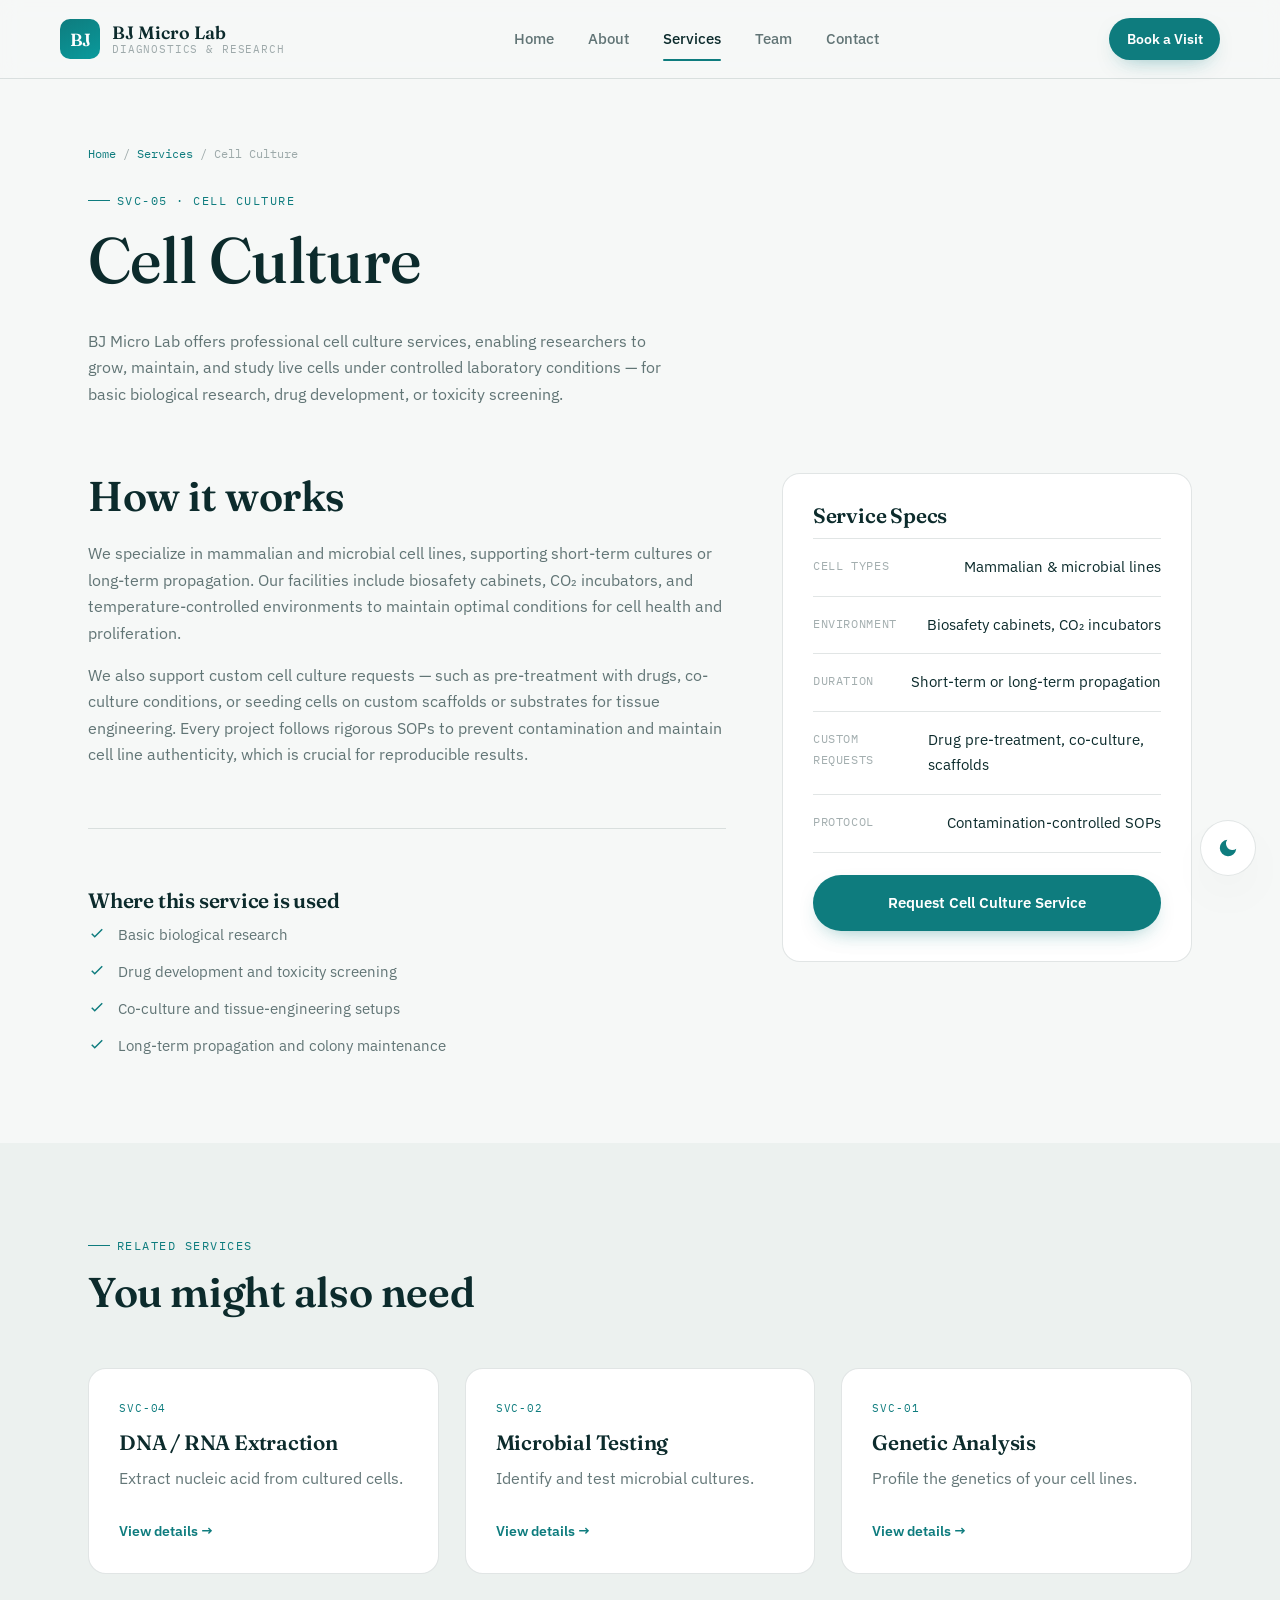
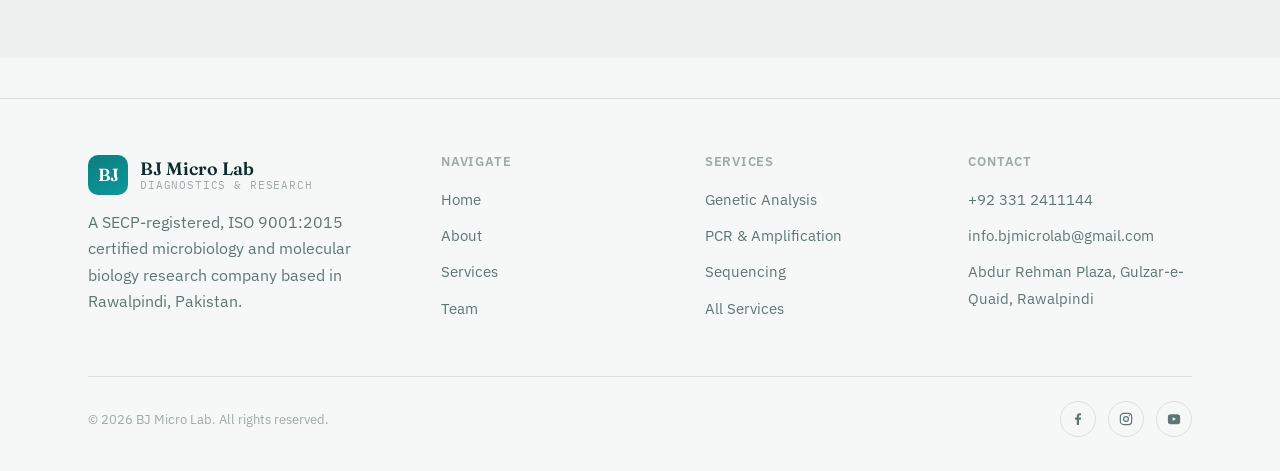
<file: services/cell-culture.html>
<!DOCTYPE html>
<html lang="en" data-theme="light">
<head>
<meta charset="UTF-8">
<meta name="viewport" content="width=device-width, initial-scale=1.0">
<title>Cell Culture — BJ Micro Lab</title>
<meta name="description" content="Professional cell culture services from BJ Micro Lab for research, drug development, and toxicity screening.">
<link rel="preconnect" href="https://fonts.googleapis.com">
<link href="https://fonts.googleapis.com/css2?family=Fraunces:opsz,wght@9..144,400;9..144,500;9..144,600&family=IBM+Plex+Sans:wght@400;500;600;700&family=IBM+Plex+Mono:wght@400;500;600&display=swap" rel="stylesheet">
<link rel="stylesheet" href="../css/style.css">
</head>
<body>

<header class="site">
  <div class="wrap nav">
    <a href="../index.html" class="brand">
      <div class="brand-mark">BJ</div>
      <div class="brand-text"><b>BJ Micro Lab</b><span>Diagnostics &amp; Research</span></div>
    </a>
    <nav class="links">
      <a href="../index.html">Home</a>
      <a href="../about.html">About</a>
      <a href="../services.html" class="active">Services</a>
      <a href="../team.html">Team</a>
      <a href="../contact.html">Contact</a>
    </nav>
    <div class="nav-actions">
      <a href="../contact.html" class="btn btn-primary btn-sm">Book a Visit</a>
      <button class="menu-btn" aria-label="Toggle menu">☰</button>
    </div>
  </div>
</header>

<section class="page-hero">
  <div class="wrap">
    <div class="breadcrumb"><a href="../index.html">Home</a> / <a href="../services.html">Services</a> / Cell Culture</div>
    <span class="eyebrow">SVC-05 &middot; Cell Culture</span>
    <h1 style="max-width:18ch;">Cell Culture</h1>
    <p class="lede" style="max-width:60ch;">BJ Micro Lab offers professional cell culture services, enabling researchers to grow, maintain, and study live cells under controlled laboratory conditions — for basic biological research, drug development, or toxicity screening.</p>
  </div>
</section>

<section style="padding-top:0;">
  <div class="wrap two-col">
    <div class="reveal">
      <h2>How it works</h2>
      <p>We specialize in mammalian and microbial cell lines, supporting short-term cultures or long-term propagation. Our facilities include biosafety cabinets, CO₂ incubators, and temperature-controlled environments to maintain optimal conditions for cell health and proliferation.</p>
      <p>We also support custom cell culture requests — such as pre-treatment with drugs, co-culture conditions, or seeding cells on custom scaffolds or substrates for tissue engineering. Every project follows rigorous SOPs to prevent contamination and maintain cell line authenticity, which is crucial for reproducible results.</p>
      <div class="divider"></div>
      <h3>Where this service is used</h3>
      <ul class="use-list">
        <li><svg viewBox="0 0 24 24" fill="none" stroke="currentColor" stroke-width="2"><path d="M5 13l4 4L19 7"/></svg>Basic biological research</li>
        <li><svg viewBox="0 0 24 24" fill="none" stroke="currentColor" stroke-width="2"><path d="M5 13l4 4L19 7"/></svg>Drug development and toxicity screening</li>
        <li><svg viewBox="0 0 24 24" fill="none" stroke="currentColor" stroke-width="2"><path d="M5 13l4 4L19 7"/></svg>Co-culture and tissue-engineering setups</li>
        <li><svg viewBox="0 0 24 24" fill="none" stroke="currentColor" stroke-width="2"><path d="M5 13l4 4L19 7"/></svg>Long-term propagation and colony maintenance</li>
      </ul>
    </div>
    <div class="card sticky-card reveal">
      <h3>Service Specs</h3>
      <div class="spec-table">
        <div class="spec-row"><span>Cell Types</span><span>Mammalian &amp; microbial lines</span></div>
        <div class="spec-row"><span>Environment</span><span>Biosafety cabinets, CO₂ incubators</span></div>
        <div class="spec-row"><span>Duration</span><span>Short-term or long-term propagation</span></div>
        <div class="spec-row"><span>Custom Requests</span><span>Drug pre-treatment, co-culture, scaffolds</span></div>
        <div class="spec-row"><span>Protocol</span><span>Contamination-controlled SOPs</span></div>
      </div>
      <a href="../contact.html" class="btn btn-primary" style="width:100%; margin-top:22px;">Request Cell Culture Service</a>
    </div>
  </div>
</section>

<section class="alt">
  <div class="wrap">
    <div class="section-head">
      <span class="eyebrow">Related Services</span>
      <h2>You might also need</h2>
    </div>
    <div class="grid grid-3">
      <a href="dna-rna-extraction.html" class="card service-card reveal"><span class="service-code">SVC-04</span><h3>DNA / RNA Extraction</h3><p>Extract nucleic acid from cultured cells.</p><span class="service-link">View details →</span></a>
      <a href="microbial-testing.html" class="card service-card reveal"><span class="service-code">SVC-02</span><h3>Microbial Testing</h3><p>Identify and test microbial cultures.</p><span class="service-link">View details →</span></a>
      <a href="genetic-analysis.html" class="card service-card reveal"><span class="service-code">SVC-01</span><h3>Genetic Analysis</h3><p>Profile the genetics of your cell lines.</p><span class="service-link">View details →</span></a>
    </div>
  </div>
</section>

<footer class="site">
  <div class="wrap">
    <div class="footer-grid">
      <div>
        <div class="brand" style="margin-bottom:14px;">
          <div class="brand-mark">BJ</div>
          <div class="brand-text"><b>BJ Micro Lab</b><span>Diagnostics &amp; Research</span></div>
        </div>
        <p style="max-width:32ch;">A SECP-registered, ISO 9001:2015 certified microbiology and molecular biology research company based in Rawalpindi, Pakistan.</p>
      </div>
      <div>
        <h4>Navigate</h4>
        <ul>
          <li><a href="../index.html">Home</a></li>
          <li><a href="../about.html">About</a></li>
          <li><a href="../services.html">Services</a></li>
          <li><a href="../team.html">Team</a></li>
        </ul>
      </div>
      <div>
        <h4>Services</h4>
        <ul>
          <li><a href="genetic-analysis.html">Genetic Analysis</a></li>
          <li><a href="pcr-amplification.html">PCR &amp; Amplification</a></li>
          <li><a href="sequencing-services.html">Sequencing</a></li>
          <li><a href="../services.html">All Services</a></li>
        </ul>
      </div>
      <div>
        <h4>Contact</h4>
        <ul>
          <li><a href="tel:+923312411144">+92 331 2411144</a></li>
          <li><a href="mailto:info.bjmicrolab@gmail.com">info.bjmicrolab@gmail.com</a></li>
          <li><a href="../contact.html">Abdur Rehman Plaza, Gulzar-e-Quaid, Rawalpindi</a></li>
        </ul>
      </div>
    </div>
    <div class="footer-bottom">
      <span>&copy; 2026 BJ Micro Lab. All rights reserved.</span>
      <div class="socials">
        <a href="https://www.facebook.com/bjmicrolab/" aria-label="Facebook"><svg viewBox="0 0 24 24" fill="currentColor"><path d="M13.5 21v-8h2.7l.4-3.1h-3.1V7.9c0-.9.3-1.5 1.6-1.5h1.6V3.6c-.3 0-1.3-.1-2.4-.1-2.4 0-4.1 1.5-4.1 4.1v2.3H7.5v3.1h2.7v8h3.3z"/></svg></a>
        <a href="https://www.instagram.com/bjmicrolab/" aria-label="Instagram"><svg viewBox="0 0 24 24" fill="none" stroke="currentColor" stroke-width="1.8"><rect x="3.5" y="3.5" width="17" height="17" rx="5"/><circle cx="12" cy="12" r="3.6"/><circle cx="17" cy="7" r="0.9" fill="currentColor" stroke="none"/></svg></a>
        <a href="https://www.youtube.com/@bjmicrolab" aria-label="YouTube"><svg viewBox="0 0 24 24" fill="currentColor"><path d="M21 8.2s-.2-1.5-.8-2.1c-.8-.8-1.7-.8-2.1-.9C15.3 5 12 5 12 5s-3.3 0-6.1.2c-.4 0-1.3.1-2.1.9-.6.6-.8 2.1-.8 2.1S2.8 10 2.8 11.7v1.6C2.8 15 3 16.8 3 16.8s.2 1.5.8 2.1c.8.8 1.9.8 2.3.9 1.7.2 6 .2 6 .2s3.3 0 6.1-.2c.4-.1 1.3-.1 2.1-.9.6-.6.8-2.1.8-2.1s.2-1.8.2-3.5v-1.6c0-1.7-.2-3.5-.2-3.5zM10 14.6V9.4l5 2.6z"/></svg></a>
      </div>
    </div>
  </div>
</footer>

<button class="theme-toggle" aria-label="Toggle dark mode">
  <svg class="moon" viewBox="0 0 24 24" fill="currentColor"><path d="M21 12.8A9 9 0 1 1 11.2 3 7 7 0 0 0 21 12.8Z"/></svg>
  <svg class="sun" viewBox="0 0 24 24" fill="none" stroke="currentColor" stroke-width="2"><circle cx="12" cy="12" r="4.5"/><path d="M12 2v2.5M12 19.5V22M4.2 4.2l1.8 1.8M18 18l1.8 1.8M2 12h2.5M19.5 12H22M4.2 19.8L6 18M18 6l1.8-1.8" stroke-linecap="round"/></svg>
</button>

<script src="../js/main.js"></script>
</body>
</html>
</file>
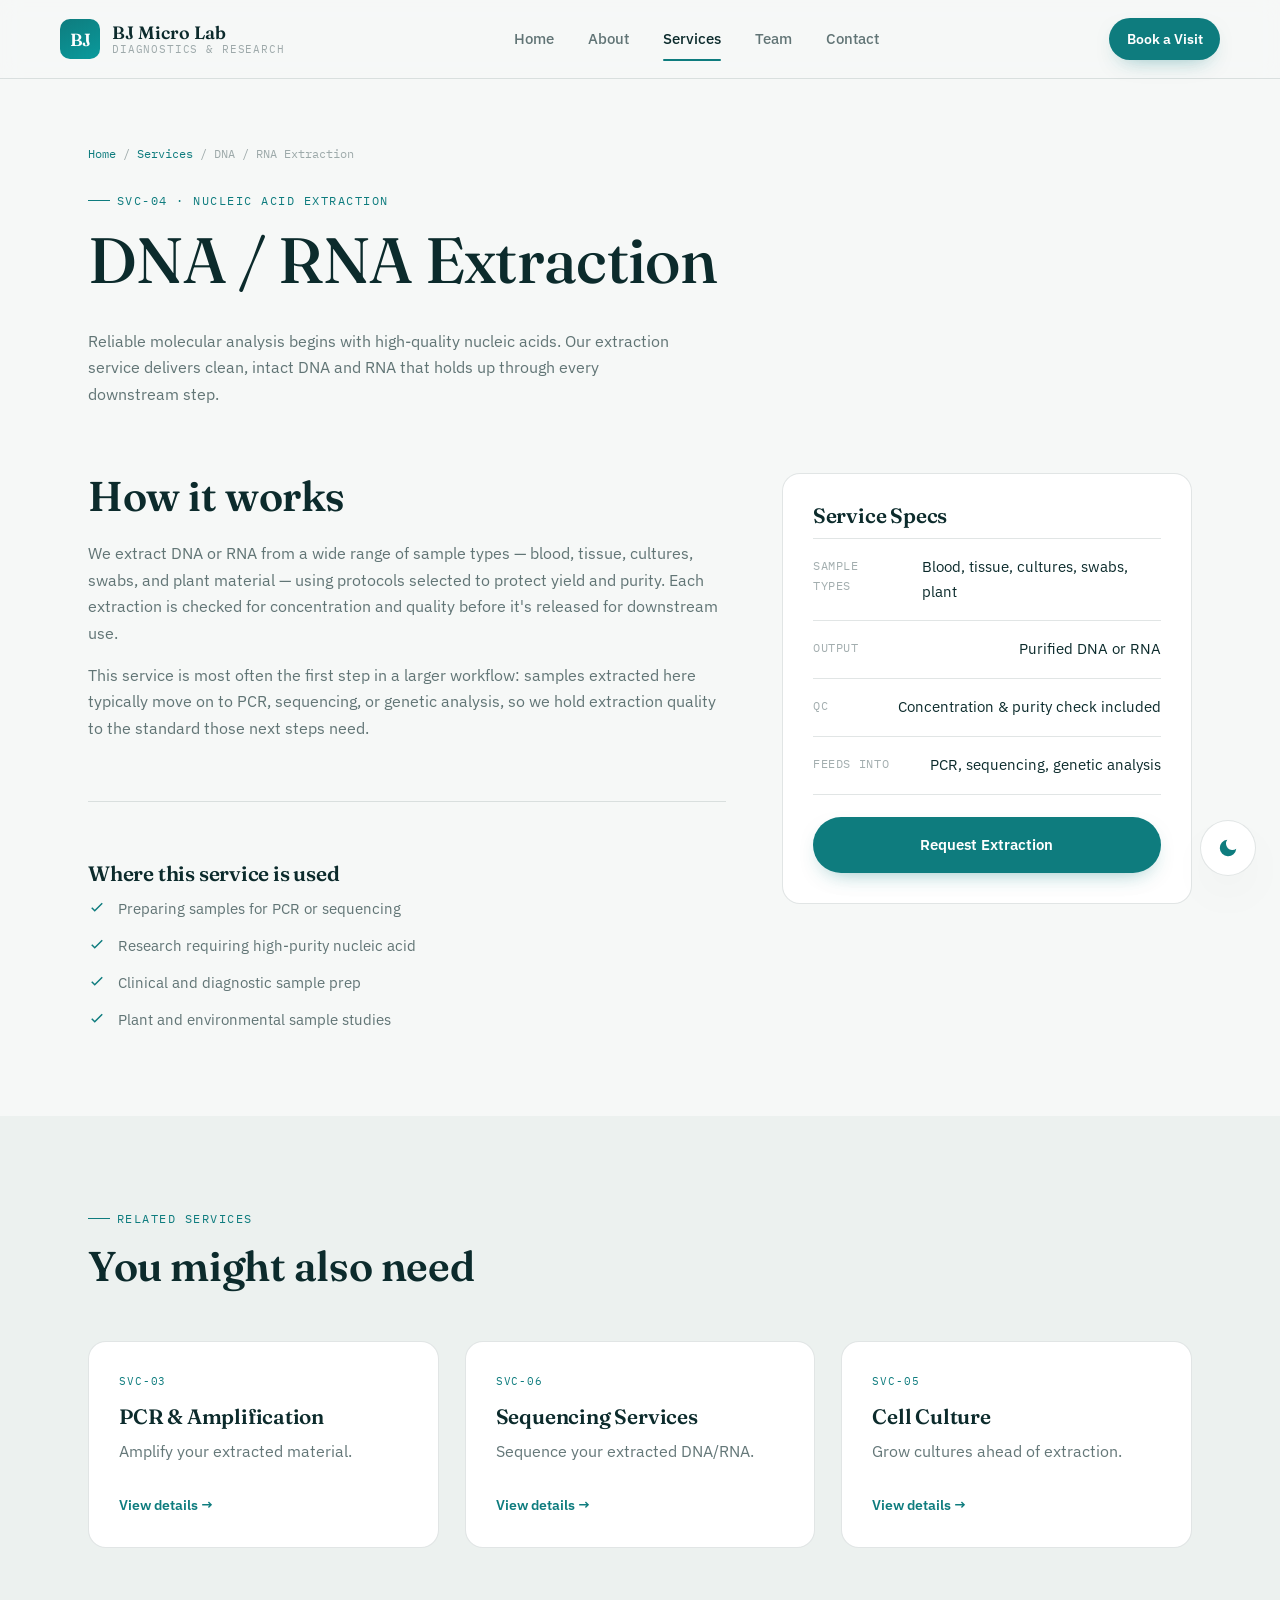
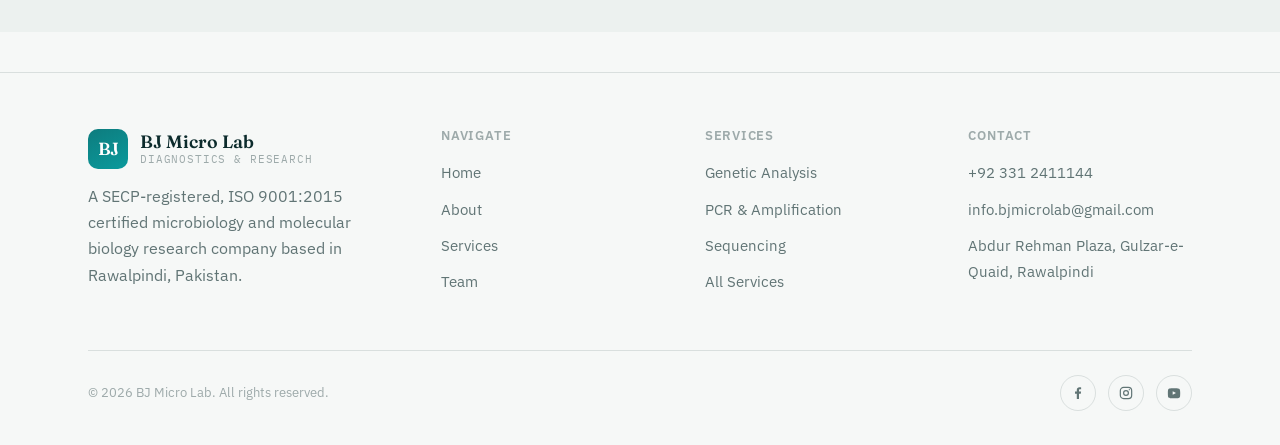
<file: services/dna-rna-extraction.html>
<!DOCTYPE html>
<html lang="en" data-theme="light">
<head>
<meta charset="UTF-8">
<meta name="viewport" content="width=device-width, initial-scale=1.0">
<title>DNA / RNA Extraction — BJ Micro Lab</title>
<meta name="description" content="High-quality DNA and RNA extraction services from BJ Micro Lab — the foundation for reliable molecular analysis.">
<link rel="preconnect" href="https://fonts.googleapis.com">
<link href="https://fonts.googleapis.com/css2?family=Fraunces:opsz,wght@9..144,400;9..144,500;9..144,600&family=IBM+Plex+Sans:wght@400;500;600;700&family=IBM+Plex+Mono:wght@400;500;600&display=swap" rel="stylesheet">
<link rel="stylesheet" href="../css/style.css">
</head>
<body>

<header class="site">
  <div class="wrap nav">
    <a href="../index.html" class="brand">
      <div class="brand-mark">BJ</div>
      <div class="brand-text"><b>BJ Micro Lab</b><span>Diagnostics &amp; Research</span></div>
    </a>
    <nav class="links">
      <a href="../index.html">Home</a>
      <a href="../about.html">About</a>
      <a href="../services.html" class="active">Services</a>
      <a href="../team.html">Team</a>
      <a href="../contact.html">Contact</a>
    </nav>
    <div class="nav-actions">
      <a href="../contact.html" class="btn btn-primary btn-sm">Book a Visit</a>
      <button class="menu-btn" aria-label="Toggle menu">☰</button>
    </div>
  </div>
</header>

<section class="page-hero">
  <div class="wrap">
    <div class="breadcrumb"><a href="../index.html">Home</a> / <a href="../services.html">Services</a> / DNA / RNA Extraction</div>
    <span class="eyebrow">SVC-04 &middot; Nucleic Acid Extraction</span>
    <h1 style="max-width:20ch;">DNA / RNA Extraction</h1>
    <p class="lede" style="max-width:60ch;">Reliable molecular analysis begins with high-quality nucleic acids. Our extraction service delivers clean, intact DNA and RNA that holds up through every downstream step.</p>
  </div>
</section>

<section style="padding-top:0;">
  <div class="wrap two-col">
    <div class="reveal">
      <h2>How it works</h2>
      <p>We extract DNA or RNA from a wide range of sample types — blood, tissue, cultures, swabs, and plant material — using protocols selected to protect yield and purity. Each extraction is checked for concentration and quality before it's released for downstream use.</p>
      <p>This service is most often the first step in a larger workflow: samples extracted here typically move on to PCR, sequencing, or genetic analysis, so we hold extraction quality to the standard those next steps need.</p>
      <div class="divider"></div>
      <h3>Where this service is used</h3>
      <ul class="use-list">
        <li><svg viewBox="0 0 24 24" fill="none" stroke="currentColor" stroke-width="2"><path d="M5 13l4 4L19 7"/></svg>Preparing samples for PCR or sequencing</li>
        <li><svg viewBox="0 0 24 24" fill="none" stroke="currentColor" stroke-width="2"><path d="M5 13l4 4L19 7"/></svg>Research requiring high-purity nucleic acid</li>
        <li><svg viewBox="0 0 24 24" fill="none" stroke="currentColor" stroke-width="2"><path d="M5 13l4 4L19 7"/></svg>Clinical and diagnostic sample prep</li>
        <li><svg viewBox="0 0 24 24" fill="none" stroke="currentColor" stroke-width="2"><path d="M5 13l4 4L19 7"/></svg>Plant and environmental sample studies</li>
      </ul>
    </div>
    <div class="card sticky-card reveal">
      <h3>Service Specs</h3>
      <div class="spec-table">
        <div class="spec-row"><span>Sample Types</span><span>Blood, tissue, cultures, swabs, plant</span></div>
        <div class="spec-row"><span>Output</span><span>Purified DNA or RNA</span></div>
        <div class="spec-row"><span>QC</span><span>Concentration &amp; purity check included</span></div>
        <div class="spec-row"><span>Feeds Into</span><span>PCR, sequencing, genetic analysis</span></div>
      </div>
      <a href="../contact.html" class="btn btn-primary" style="width:100%; margin-top:22px;">Request Extraction</a>
    </div>
  </div>
</section>

<section class="alt">
  <div class="wrap">
    <div class="section-head">
      <span class="eyebrow">Related Services</span>
      <h2>You might also need</h2>
    </div>
    <div class="grid grid-3">
      <a href="pcr-amplification.html" class="card service-card reveal"><span class="service-code">SVC-03</span><h3>PCR &amp; Amplification</h3><p>Amplify your extracted material.</p><span class="service-link">View details →</span></a>
      <a href="sequencing-services.html" class="card service-card reveal"><span class="service-code">SVC-06</span><h3>Sequencing Services</h3><p>Sequence your extracted DNA/RNA.</p><span class="service-link">View details →</span></a>
      <a href="cell-culture.html" class="card service-card reveal"><span class="service-code">SVC-05</span><h3>Cell Culture</h3><p>Grow cultures ahead of extraction.</p><span class="service-link">View details →</span></a>
    </div>
  </div>
</section>

<footer class="site">
  <div class="wrap">
    <div class="footer-grid">
      <div>
        <div class="brand" style="margin-bottom:14px;">
          <div class="brand-mark">BJ</div>
          <div class="brand-text"><b>BJ Micro Lab</b><span>Diagnostics &amp; Research</span></div>
        </div>
        <p style="max-width:32ch;">A SECP-registered, ISO 9001:2015 certified microbiology and molecular biology research company based in Rawalpindi, Pakistan.</p>
      </div>
      <div>
        <h4>Navigate</h4>
        <ul>
          <li><a href="../index.html">Home</a></li>
          <li><a href="../about.html">About</a></li>
          <li><a href="../services.html">Services</a></li>
          <li><a href="../team.html">Team</a></li>
        </ul>
      </div>
      <div>
        <h4>Services</h4>
        <ul>
          <li><a href="genetic-analysis.html">Genetic Analysis</a></li>
          <li><a href="pcr-amplification.html">PCR &amp; Amplification</a></li>
          <li><a href="sequencing-services.html">Sequencing</a></li>
          <li><a href="../services.html">All Services</a></li>
        </ul>
      </div>
      <div>
        <h4>Contact</h4>
        <ul>
          <li><a href="tel:+923312411144">+92 331 2411144</a></li>
          <li><a href="mailto:info.bjmicrolab@gmail.com">info.bjmicrolab@gmail.com</a></li>
          <li><a href="../contact.html">Abdur Rehman Plaza, Gulzar-e-Quaid, Rawalpindi</a></li>
        </ul>
      </div>
    </div>
    <div class="footer-bottom">
      <span>&copy; 2026 BJ Micro Lab. All rights reserved.</span>
      <div class="socials">
        <a href="https://www.facebook.com/bjmicrolab/" aria-label="Facebook"><svg viewBox="0 0 24 24" fill="currentColor"><path d="M13.5 21v-8h2.7l.4-3.1h-3.1V7.9c0-.9.3-1.5 1.6-1.5h1.6V3.6c-.3 0-1.3-.1-2.4-.1-2.4 0-4.1 1.5-4.1 4.1v2.3H7.5v3.1h2.7v8h3.3z"/></svg></a>
        <a href="https://www.instagram.com/bjmicrolab/" aria-label="Instagram"><svg viewBox="0 0 24 24" fill="none" stroke="currentColor" stroke-width="1.8"><rect x="3.5" y="3.5" width="17" height="17" rx="5"/><circle cx="12" cy="12" r="3.6"/><circle cx="17" cy="7" r="0.9" fill="currentColor" stroke="none"/></svg></a>
        <a href="https://www.youtube.com/@bjmicrolab" aria-label="YouTube"><svg viewBox="0 0 24 24" fill="currentColor"><path d="M21 8.2s-.2-1.5-.8-2.1c-.8-.8-1.7-.8-2.1-.9C15.3 5 12 5 12 5s-3.3 0-6.1.2c-.4 0-1.3.1-2.1.9-.6.6-.8 2.1-.8 2.1S2.8 10 2.8 11.7v1.6C2.8 15 3 16.8 3 16.8s.2 1.5.8 2.1c.8.8 1.9.8 2.3.9 1.7.2 6 .2 6 .2s3.3 0 6.1-.2c.4-.1 1.3-.1 2.1-.9.6-.6.8-2.1.8-2.1s.2-1.8.2-3.5v-1.6c0-1.7-.2-3.5-.2-3.5zM10 14.6V9.4l5 2.6z"/></svg></a>
      </div>
    </div>
  </div>
</footer>

<button class="theme-toggle" aria-label="Toggle dark mode">
  <svg class="moon" viewBox="0 0 24 24" fill="currentColor"><path d="M21 12.8A9 9 0 1 1 11.2 3 7 7 0 0 0 21 12.8Z"/></svg>
  <svg class="sun" viewBox="0 0 24 24" fill="none" stroke="currentColor" stroke-width="2"><circle cx="12" cy="12" r="4.5"/><path d="M12 2v2.5M12 19.5V22M4.2 4.2l1.8 1.8M18 18l1.8 1.8M2 12h2.5M19.5 12H22M4.2 19.8L6 18M18 6l1.8-1.8" stroke-linecap="round"/></svg>
</button>

<script src="../js/main.js"></script>
</body>
</html>
</file>
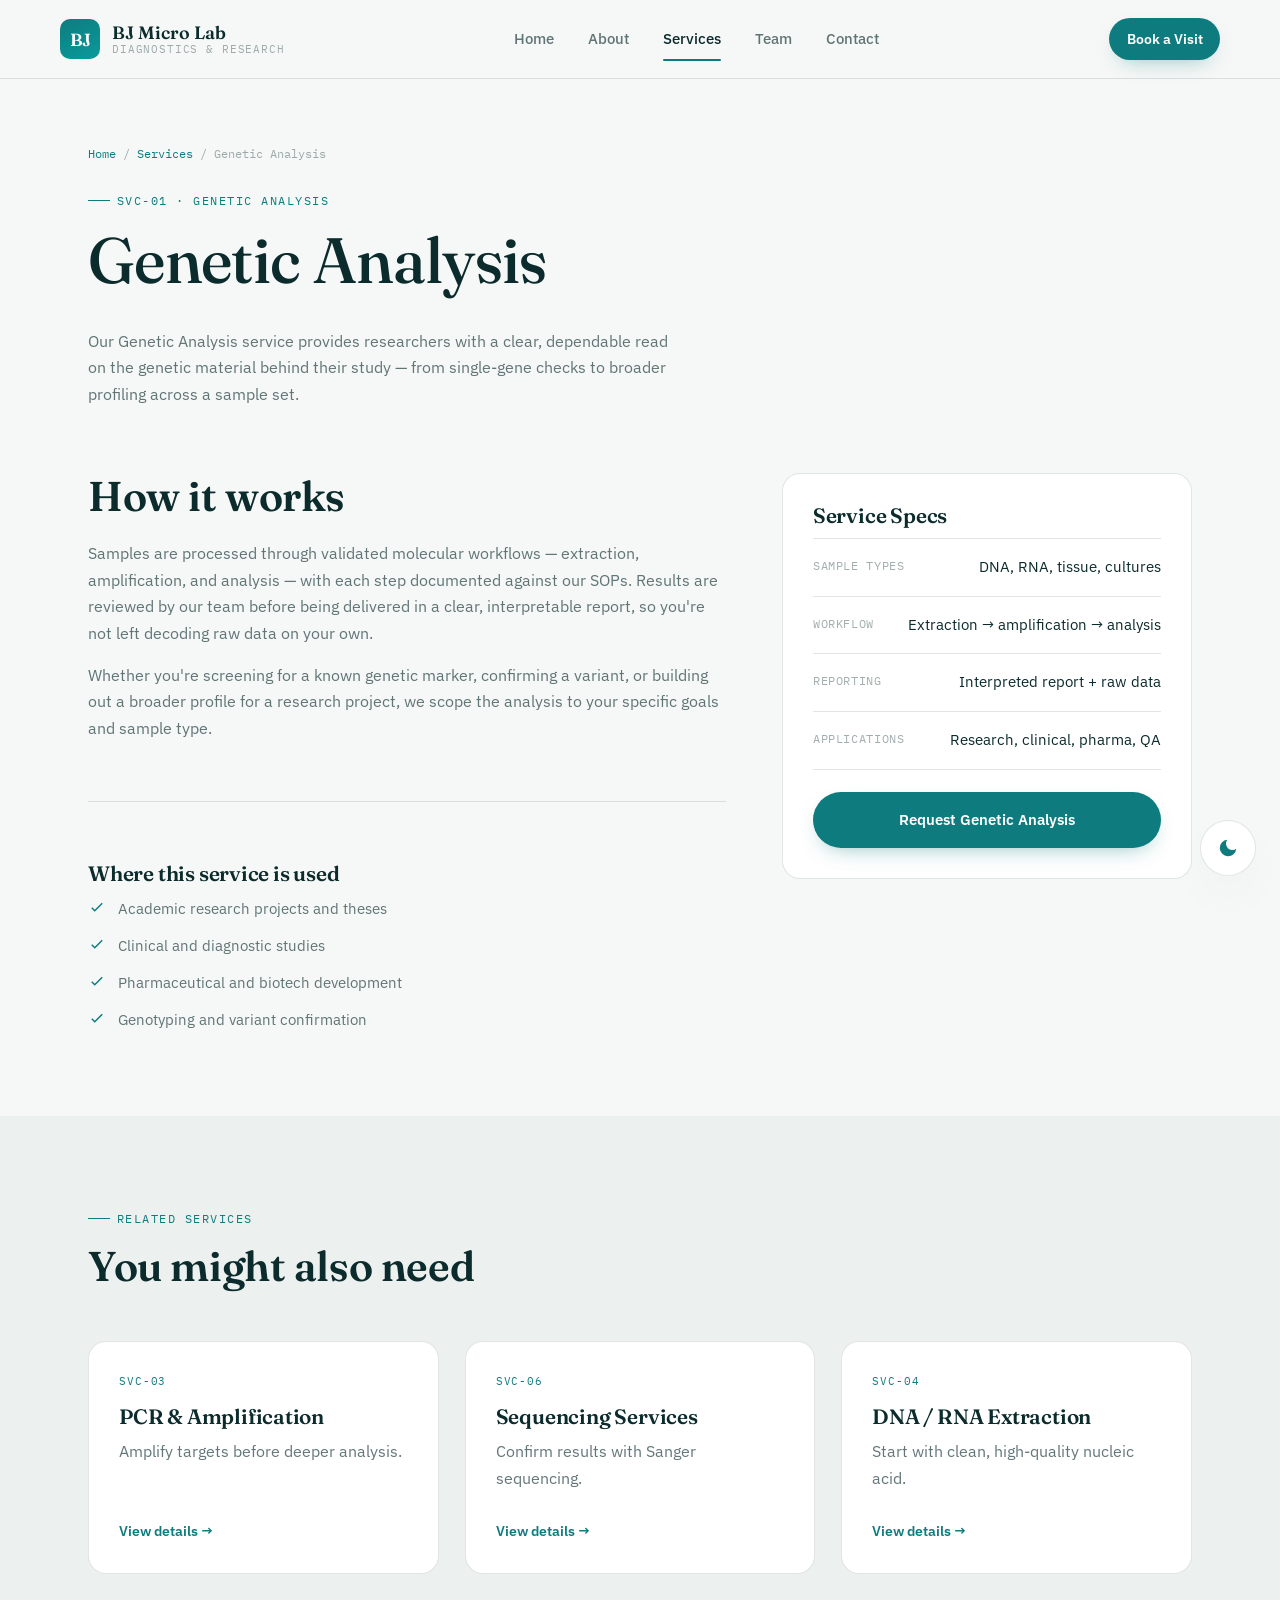
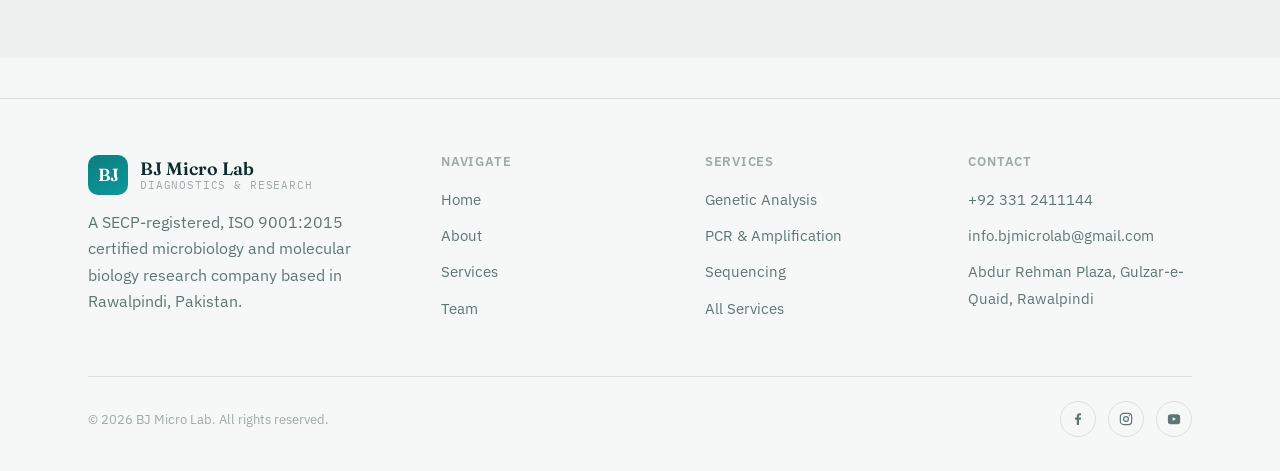
<file: services/genetic-analysis.html>
<!DOCTYPE html>
<html lang="en" data-theme="light">
<head>
<meta charset="UTF-8">
<meta name="viewport" content="width=device-width, initial-scale=1.0">
<title>Genetic Analysis — BJ Micro Lab</title>
<meta name="description" content="Genetic Analysis services from BJ Micro Lab for research, clinical, and diagnostic applications.">
<link rel="preconnect" href="https://fonts.googleapis.com">
<link href="https://fonts.googleapis.com/css2?family=Fraunces:opsz,wght@9..144,400;9..144,500;9..144,600&family=IBM+Plex+Sans:wght@400;500;600;700&family=IBM+Plex+Mono:wght@400;500;600&display=swap" rel="stylesheet">
<link rel="stylesheet" href="../css/style.css">
</head>
<body>

<header class="site">
  <div class="wrap nav">
    <a href="../index.html" class="brand">
      <div class="brand-mark">BJ</div>
      <div class="brand-text"><b>BJ Micro Lab</b><span>Diagnostics &amp; Research</span></div>
    </a>
    <nav class="links">
      <a href="../index.html">Home</a>
      <a href="../about.html">About</a>
      <a href="../services.html" class="active">Services</a>
      <a href="../team.html">Team</a>
      <a href="../contact.html">Contact</a>
    </nav>
    <div class="nav-actions">
      <a href="../contact.html" class="btn btn-primary btn-sm">Book a Visit</a>
      <button class="menu-btn" aria-label="Toggle menu">☰</button>
    </div>
  </div>
</header>

<section class="page-hero">
  <div class="wrap">
    <div class="breadcrumb"><a href="../index.html">Home</a> / <a href="../services.html">Services</a> / Genetic Analysis</div>
    <span class="eyebrow">SVC-01 &middot; Genetic Analysis</span>
    <h1 style="max-width:18ch;">Genetic Analysis</h1>
    <p class="lede" style="max-width:60ch;">Our Genetic Analysis service provides researchers with a clear, dependable read on the genetic material behind their study — from single-gene checks to broader profiling across a sample set.</p>
  </div>
</section>

<section style="padding-top:0;">
  <div class="wrap two-col">
    <div class="reveal">
      <h2>How it works</h2>
      <p>Samples are processed through validated molecular workflows — extraction, amplification, and analysis — with each step documented against our SOPs. Results are reviewed by our team before being delivered in a clear, interpretable report, so you're not left decoding raw data on your own.</p>
      <p>Whether you're screening for a known genetic marker, confirming a variant, or building out a broader profile for a research project, we scope the analysis to your specific goals and sample type.</p>
      <div class="divider"></div>
      <h3>Where this service is used</h3>
      <ul class="use-list">
        <li><svg viewBox="0 0 24 24" fill="none" stroke="currentColor" stroke-width="2"><path d="M5 13l4 4L19 7"/></svg>Academic research projects and theses</li>
        <li><svg viewBox="0 0 24 24" fill="none" stroke="currentColor" stroke-width="2"><path d="M5 13l4 4L19 7"/></svg>Clinical and diagnostic studies</li>
        <li><svg viewBox="0 0 24 24" fill="none" stroke="currentColor" stroke-width="2"><path d="M5 13l4 4L19 7"/></svg>Pharmaceutical and biotech development</li>
        <li><svg viewBox="0 0 24 24" fill="none" stroke="currentColor" stroke-width="2"><path d="M5 13l4 4L19 7"/></svg>Genotyping and variant confirmation</li>
      </ul>
    </div>
    <div class="card sticky-card reveal">
      <h3>Service Specs</h3>
      <div class="spec-table">
        <div class="spec-row"><span>Sample Types</span><span>DNA, RNA, tissue, cultures</span></div>
        <div class="spec-row"><span>Workflow</span><span>Extraction → amplification → analysis</span></div>
        <div class="spec-row"><span>Reporting</span><span>Interpreted report + raw data</span></div>
        <div class="spec-row"><span>Applications</span><span>Research, clinical, pharma, QA</span></div>
      </div>
      <a href="../contact.html" class="btn btn-primary" style="width:100%; margin-top:22px;">Request Genetic Analysis</a>
    </div>
  </div>
</section>

<section class="alt">
  <div class="wrap">
    <div class="section-head">
      <span class="eyebrow">Related Services</span>
      <h2>You might also need</h2>
    </div>
    <div class="grid grid-3">
      <a href="pcr-amplification.html" class="card service-card reveal"><span class="service-code">SVC-03</span><h3>PCR &amp; Amplification</h3><p>Amplify targets before deeper analysis.</p><span class="service-link">View details →</span></a>
      <a href="sequencing-services.html" class="card service-card reveal"><span class="service-code">SVC-06</span><h3>Sequencing Services</h3><p>Confirm results with Sanger sequencing.</p><span class="service-link">View details →</span></a>
      <a href="dna-rna-extraction.html" class="card service-card reveal"><span class="service-code">SVC-04</span><h3>DNA / RNA Extraction</h3><p>Start with clean, high-quality nucleic acid.</p><span class="service-link">View details →</span></a>
    </div>
  </div>
</section>

<footer class="site">
  <div class="wrap">
    <div class="footer-grid">
      <div>
        <div class="brand" style="margin-bottom:14px;">
          <div class="brand-mark">BJ</div>
          <div class="brand-text"><b>BJ Micro Lab</b><span>Diagnostics &amp; Research</span></div>
        </div>
        <p style="max-width:32ch;">A SECP-registered, ISO 9001:2015 certified microbiology and molecular biology research company based in Rawalpindi, Pakistan.</p>
      </div>
      <div>
        <h4>Navigate</h4>
        <ul>
          <li><a href="../index.html">Home</a></li>
          <li><a href="../about.html">About</a></li>
          <li><a href="../services.html">Services</a></li>
          <li><a href="../team.html">Team</a></li>
        </ul>
      </div>
      <div>
        <h4>Services</h4>
        <ul>
          <li><a href="genetic-analysis.html">Genetic Analysis</a></li>
          <li><a href="pcr-amplification.html">PCR &amp; Amplification</a></li>
          <li><a href="sequencing-services.html">Sequencing</a></li>
          <li><a href="../services.html">All Services</a></li>
        </ul>
      </div>
      <div>
        <h4>Contact</h4>
        <ul>
          <li><a href="tel:+923312411144">+92 331 2411144</a></li>
          <li><a href="mailto:info.bjmicrolab@gmail.com">info.bjmicrolab@gmail.com</a></li>
          <li><a href="../contact.html">Abdur Rehman Plaza, Gulzar-e-Quaid, Rawalpindi</a></li>
        </ul>
      </div>
    </div>
    <div class="footer-bottom">
      <span>&copy; 2026 BJ Micro Lab. All rights reserved.</span>
      <div class="socials">
        <a href="https://www.facebook.com/bjmicrolab/" aria-label="Facebook"><svg viewBox="0 0 24 24" fill="currentColor"><path d="M13.5 21v-8h2.7l.4-3.1h-3.1V7.9c0-.9.3-1.5 1.6-1.5h1.6V3.6c-.3 0-1.3-.1-2.4-.1-2.4 0-4.1 1.5-4.1 4.1v2.3H7.5v3.1h2.7v8h3.3z"/></svg></a>
        <a href="https://www.instagram.com/bjmicrolab/" aria-label="Instagram"><svg viewBox="0 0 24 24" fill="none" stroke="currentColor" stroke-width="1.8"><rect x="3.5" y="3.5" width="17" height="17" rx="5"/><circle cx="12" cy="12" r="3.6"/><circle cx="17" cy="7" r="0.9" fill="currentColor" stroke="none"/></svg></a>
        <a href="https://www.youtube.com/@bjmicrolab" aria-label="YouTube"><svg viewBox="0 0 24 24" fill="currentColor"><path d="M21 8.2s-.2-1.5-.8-2.1c-.8-.8-1.7-.8-2.1-.9C15.3 5 12 5 12 5s-3.3 0-6.1.2c-.4 0-1.3.1-2.1.9-.6.6-.8 2.1-.8 2.1S2.8 10 2.8 11.7v1.6C2.8 15 3 16.8 3 16.8s.2 1.5.8 2.1c.8.8 1.9.8 2.3.9 1.7.2 6 .2 6 .2s3.3 0 6.1-.2c.4-.1 1.3-.1 2.1-.9.6-.6.8-2.1.8-2.1s.2-1.8.2-3.5v-1.6c0-1.7-.2-3.5-.2-3.5zM10 14.6V9.4l5 2.6z"/></svg></a>
      </div>
    </div>
  </div>
</footer>

<button class="theme-toggle" aria-label="Toggle dark mode">
  <svg class="moon" viewBox="0 0 24 24" fill="currentColor"><path d="M21 12.8A9 9 0 1 1 11.2 3 7 7 0 0 0 21 12.8Z"/></svg>
  <svg class="sun" viewBox="0 0 24 24" fill="none" stroke="currentColor" stroke-width="2"><circle cx="12" cy="12" r="4.5"/><path d="M12 2v2.5M12 19.5V22M4.2 4.2l1.8 1.8M18 18l1.8 1.8M2 12h2.5M19.5 12H22M4.2 19.8L6 18M18 6l1.8-1.8" stroke-linecap="round"/></svg>
</button>

<script src="../js/main.js"></script>
</body>
</html>
</file>
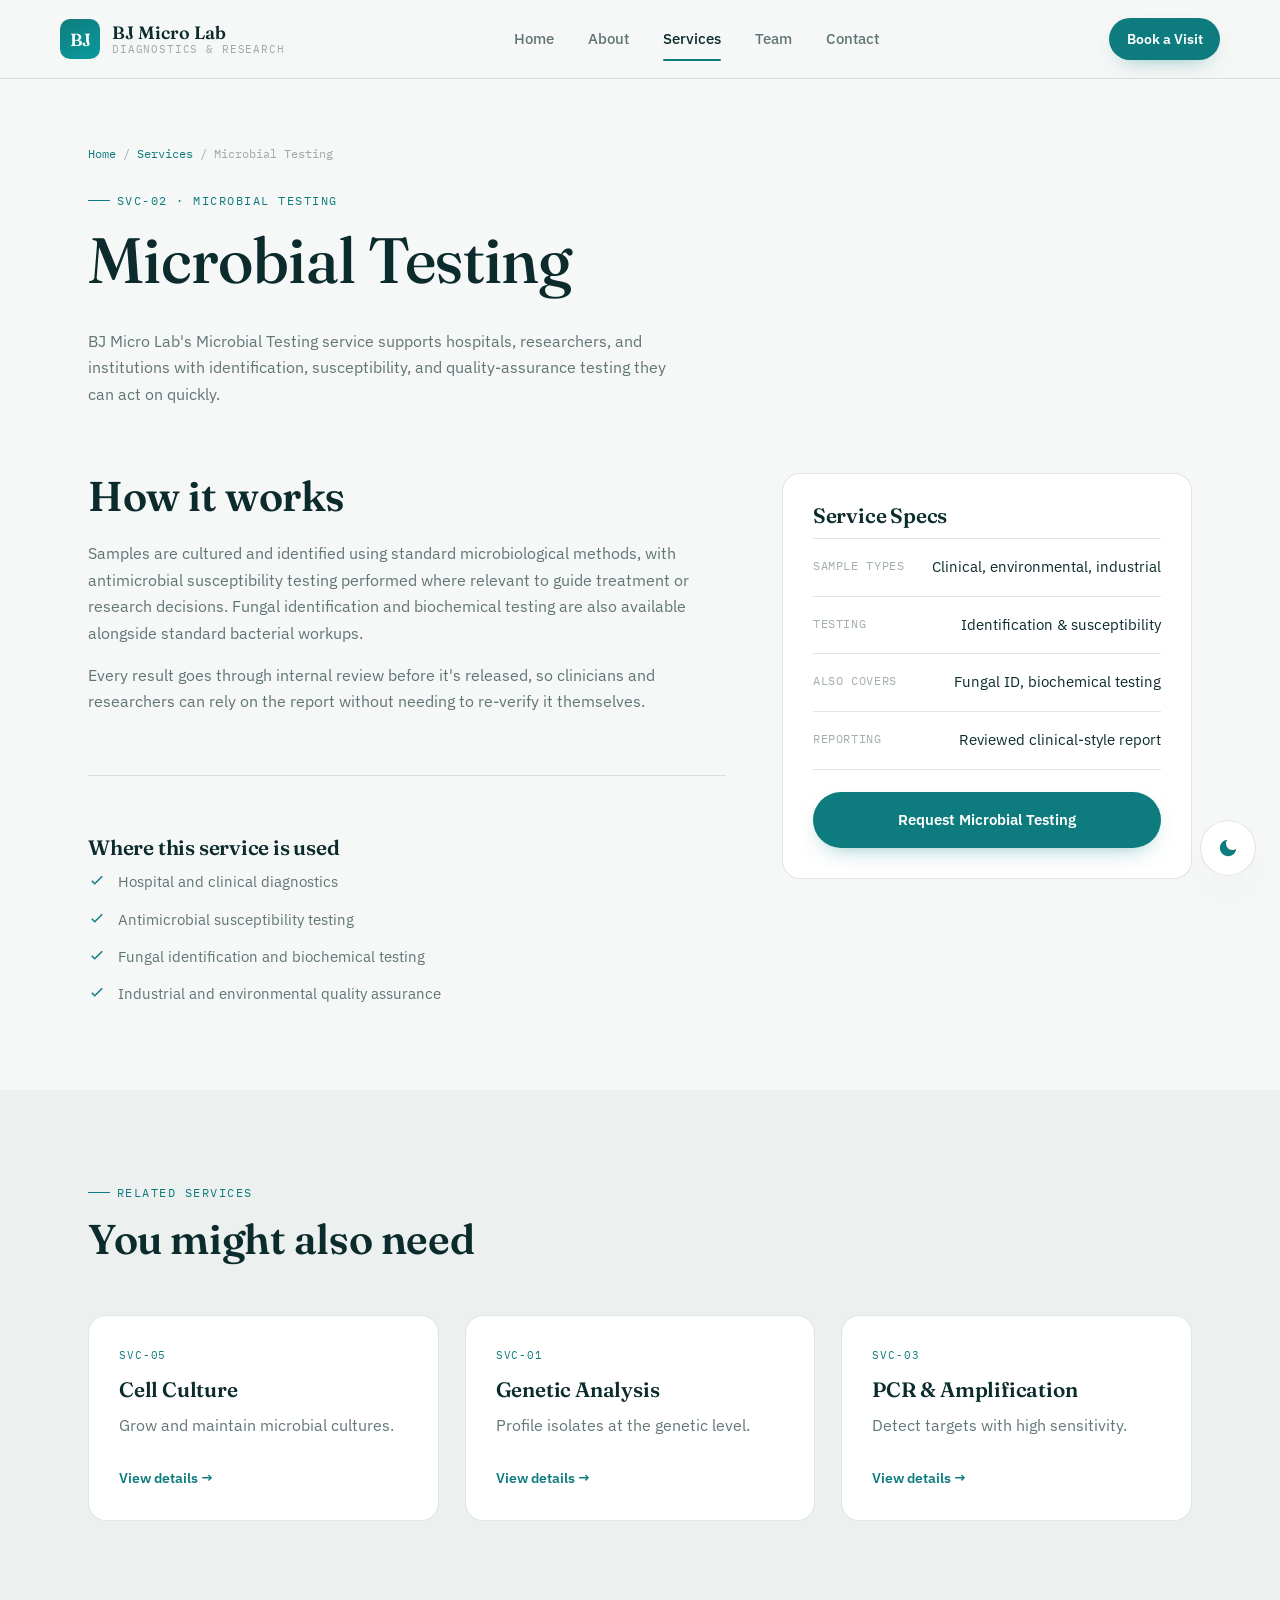
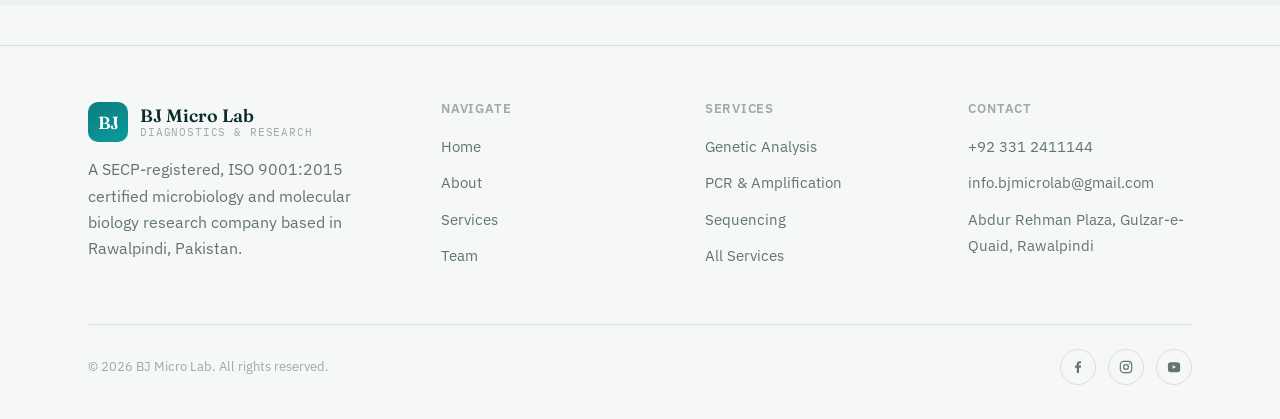
<file: services/microbial-testing.html>
<!DOCTYPE html>
<html lang="en" data-theme="light">
<head>
<meta charset="UTF-8">
<meta name="viewport" content="width=device-width, initial-scale=1.0">
<title>Microbial Testing — BJ Micro Lab</title>
<meta name="description" content="Microbial Testing services from BJ Micro Lab supporting hospitals and researchers with fast, accurate results.">
<link rel="preconnect" href="https://fonts.googleapis.com">
<link href="https://fonts.googleapis.com/css2?family=Fraunces:opsz,wght@9..144,400;9..144,500;9..144,600&family=IBM+Plex+Sans:wght@400;500;600;700&family=IBM+Plex+Mono:wght@400;500;600&display=swap" rel="stylesheet">
<link rel="stylesheet" href="../css/style.css">
</head>
<body>

<header class="site">
  <div class="wrap nav">
    <a href="../index.html" class="brand">
      <div class="brand-mark">BJ</div>
      <div class="brand-text"><b>BJ Micro Lab</b><span>Diagnostics &amp; Research</span></div>
    </a>
    <nav class="links">
      <a href="../index.html">Home</a>
      <a href="../about.html">About</a>
      <a href="../services.html" class="active">Services</a>
      <a href="../team.html">Team</a>
      <a href="../contact.html">Contact</a>
    </nav>
    <div class="nav-actions">
      <a href="../contact.html" class="btn btn-primary btn-sm">Book a Visit</a>
      <button class="menu-btn" aria-label="Toggle menu">☰</button>
    </div>
  </div>
</header>

<section class="page-hero">
  <div class="wrap">
    <div class="breadcrumb"><a href="../index.html">Home</a> / <a href="../services.html">Services</a> / Microbial Testing</div>
    <span class="eyebrow">SVC-02 &middot; Microbial Testing</span>
    <h1 style="max-width:18ch;">Microbial Testing</h1>
    <p class="lede" style="max-width:60ch;">BJ Micro Lab's Microbial Testing service supports hospitals, researchers, and institutions with identification, susceptibility, and quality-assurance testing they can act on quickly.</p>
  </div>
</section>

<section style="padding-top:0;">
  <div class="wrap two-col">
    <div class="reveal">
      <h2>How it works</h2>
      <p>Samples are cultured and identified using standard microbiological methods, with antimicrobial susceptibility testing performed where relevant to guide treatment or research decisions. Fungal identification and biochemical testing are also available alongside standard bacterial workups.</p>
      <p>Every result goes through internal review before it's released, so clinicians and researchers can rely on the report without needing to re-verify it themselves.</p>
      <div class="divider"></div>
      <h3>Where this service is used</h3>
      <ul class="use-list">
        <li><svg viewBox="0 0 24 24" fill="none" stroke="currentColor" stroke-width="2"><path d="M5 13l4 4L19 7"/></svg>Hospital and clinical diagnostics</li>
        <li><svg viewBox="0 0 24 24" fill="none" stroke="currentColor" stroke-width="2"><path d="M5 13l4 4L19 7"/></svg>Antimicrobial susceptibility testing</li>
        <li><svg viewBox="0 0 24 24" fill="none" stroke="currentColor" stroke-width="2"><path d="M5 13l4 4L19 7"/></svg>Fungal identification and biochemical testing</li>
        <li><svg viewBox="0 0 24 24" fill="none" stroke="currentColor" stroke-width="2"><path d="M5 13l4 4L19 7"/></svg>Industrial and environmental quality assurance</li>
      </ul>
    </div>
    <div class="card sticky-card reveal">
      <h3>Service Specs</h3>
      <div class="spec-table">
        <div class="spec-row"><span>Sample Types</span><span>Clinical, environmental, industrial</span></div>
        <div class="spec-row"><span>Testing</span><span>Identification &amp; susceptibility</span></div>
        <div class="spec-row"><span>Also Covers</span><span>Fungal ID, biochemical testing</span></div>
        <div class="spec-row"><span>Reporting</span><span>Reviewed clinical-style report</span></div>
      </div>
      <a href="../contact.html" class="btn btn-primary" style="width:100%; margin-top:22px;">Request Microbial Testing</a>
    </div>
  </div>
</section>

<section class="alt">
  <div class="wrap">
    <div class="section-head">
      <span class="eyebrow">Related Services</span>
      <h2>You might also need</h2>
    </div>
    <div class="grid grid-3">
      <a href="cell-culture.html" class="card service-card reveal"><span class="service-code">SVC-05</span><h3>Cell Culture</h3><p>Grow and maintain microbial cultures.</p><span class="service-link">View details →</span></a>
      <a href="genetic-analysis.html" class="card service-card reveal"><span class="service-code">SVC-01</span><h3>Genetic Analysis</h3><p>Profile isolates at the genetic level.</p><span class="service-link">View details →</span></a>
      <a href="pcr-amplification.html" class="card service-card reveal"><span class="service-code">SVC-03</span><h3>PCR &amp; Amplification</h3><p>Detect targets with high sensitivity.</p><span class="service-link">View details →</span></a>
    </div>
  </div>
</section>

<footer class="site">
  <div class="wrap">
    <div class="footer-grid">
      <div>
        <div class="brand" style="margin-bottom:14px;">
          <div class="brand-mark">BJ</div>
          <div class="brand-text"><b>BJ Micro Lab</b><span>Diagnostics &amp; Research</span></div>
        </div>
        <p style="max-width:32ch;">A SECP-registered, ISO 9001:2015 certified microbiology and molecular biology research company based in Rawalpindi, Pakistan.</p>
      </div>
      <div>
        <h4>Navigate</h4>
        <ul>
          <li><a href="../index.html">Home</a></li>
          <li><a href="../about.html">About</a></li>
          <li><a href="../services.html">Services</a></li>
          <li><a href="../team.html">Team</a></li>
        </ul>
      </div>
      <div>
        <h4>Services</h4>
        <ul>
          <li><a href="genetic-analysis.html">Genetic Analysis</a></li>
          <li><a href="pcr-amplification.html">PCR &amp; Amplification</a></li>
          <li><a href="sequencing-services.html">Sequencing</a></li>
          <li><a href="../services.html">All Services</a></li>
        </ul>
      </div>
      <div>
        <h4>Contact</h4>
        <ul>
          <li><a href="tel:+923312411144">+92 331 2411144</a></li>
          <li><a href="mailto:info.bjmicrolab@gmail.com">info.bjmicrolab@gmail.com</a></li>
          <li><a href="../contact.html">Abdur Rehman Plaza, Gulzar-e-Quaid, Rawalpindi</a></li>
        </ul>
      </div>
    </div>
    <div class="footer-bottom">
      <span>&copy; 2026 BJ Micro Lab. All rights reserved.</span>
      <div class="socials">
        <a href="https://www.facebook.com/bjmicrolab/" aria-label="Facebook"><svg viewBox="0 0 24 24" fill="currentColor"><path d="M13.5 21v-8h2.7l.4-3.1h-3.1V7.9c0-.9.3-1.5 1.6-1.5h1.6V3.6c-.3 0-1.3-.1-2.4-.1-2.4 0-4.1 1.5-4.1 4.1v2.3H7.5v3.1h2.7v8h3.3z"/></svg></a>
        <a href="https://www.instagram.com/bjmicrolab/" aria-label="Instagram"><svg viewBox="0 0 24 24" fill="none" stroke="currentColor" stroke-width="1.8"><rect x="3.5" y="3.5" width="17" height="17" rx="5"/><circle cx="12" cy="12" r="3.6"/><circle cx="17" cy="7" r="0.9" fill="currentColor" stroke="none"/></svg></a>
        <a href="https://www.youtube.com/@bjmicrolab" aria-label="YouTube"><svg viewBox="0 0 24 24" fill="currentColor"><path d="M21 8.2s-.2-1.5-.8-2.1c-.8-.8-1.7-.8-2.1-.9C15.3 5 12 5 12 5s-3.3 0-6.1.2c-.4 0-1.3.1-2.1.9-.6.6-.8 2.1-.8 2.1S2.8 10 2.8 11.7v1.6C2.8 15 3 16.8 3 16.8s.2 1.5.8 2.1c.8.8 1.9.8 2.3.9 1.7.2 6 .2 6 .2s3.3 0 6.1-.2c.4-.1 1.3-.1 2.1-.9.6-.6.8-2.1.8-2.1s.2-1.8.2-3.5v-1.6c0-1.7-.2-3.5-.2-3.5zM10 14.6V9.4l5 2.6z"/></svg></a>
      </div>
    </div>
  </div>
</footer>

<button class="theme-toggle" aria-label="Toggle dark mode">
  <svg class="moon" viewBox="0 0 24 24" fill="currentColor"><path d="M21 12.8A9 9 0 1 1 11.2 3 7 7 0 0 0 21 12.8Z"/></svg>
  <svg class="sun" viewBox="0 0 24 24" fill="none" stroke="currentColor" stroke-width="2"><circle cx="12" cy="12" r="4.5"/><path d="M12 2v2.5M12 19.5V22M4.2 4.2l1.8 1.8M18 18l1.8 1.8M2 12h2.5M19.5 12H22M4.2 19.8L6 18M18 6l1.8-1.8" stroke-linecap="round"/></svg>
</button>

<script src="../js/main.js"></script>
</body>
</html>
</file>
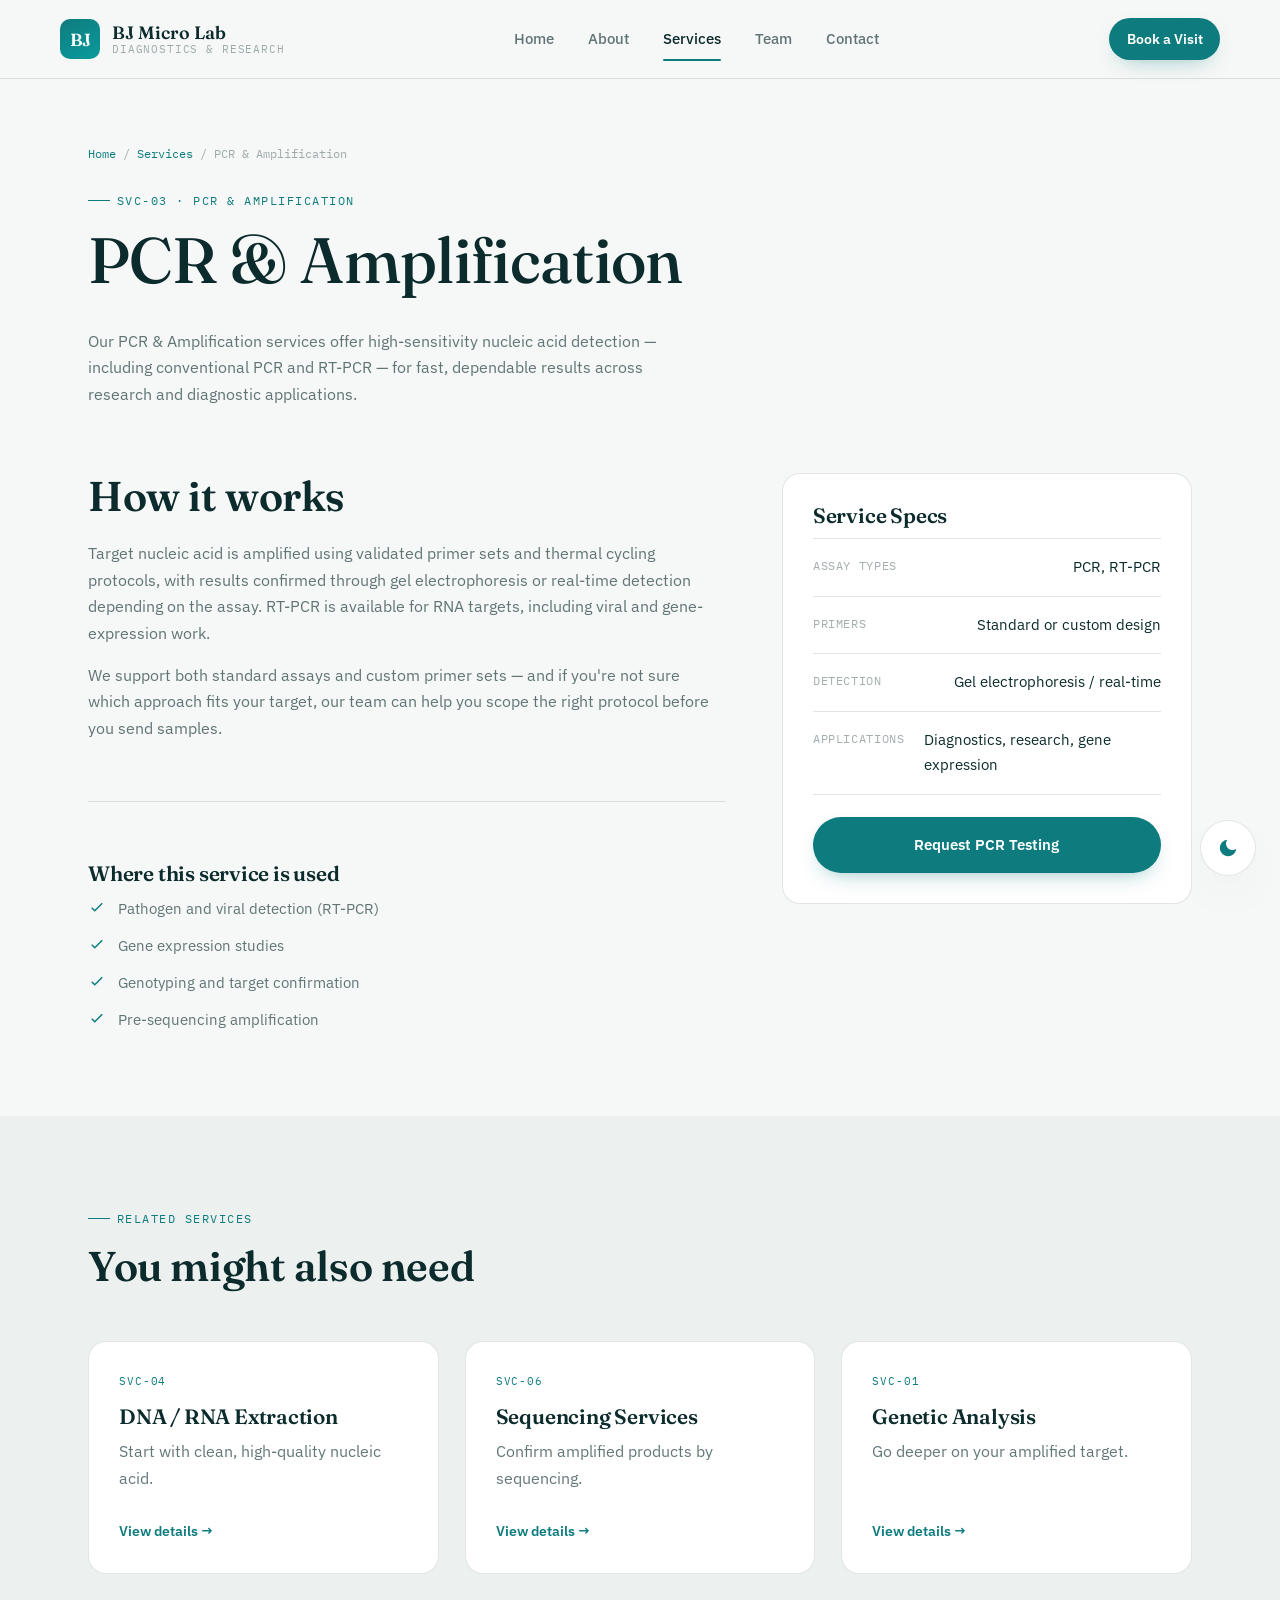
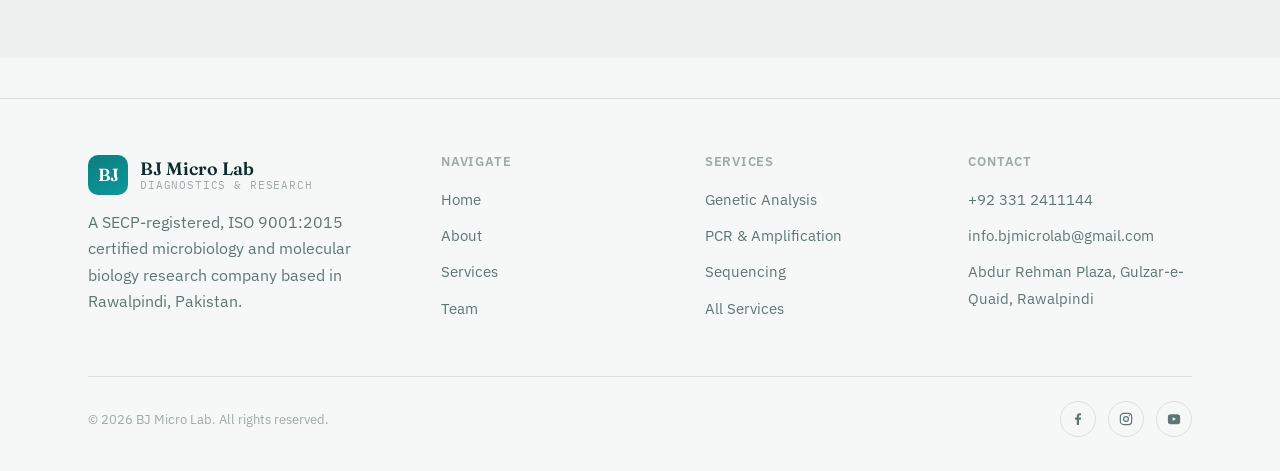
<file: services/pcr-amplification.html>
<!DOCTYPE html>
<html lang="en" data-theme="light">
<head>
<meta charset="UTF-8">
<meta name="viewport" content="width=device-width, initial-scale=1.0">
<title>PCR &amp; Amplification — BJ Micro Lab</title>
<meta name="description" content="High-sensitivity PCR and nucleic acid amplification services from BJ Micro Lab.">
<link rel="preconnect" href="https://fonts.googleapis.com">
<link href="https://fonts.googleapis.com/css2?family=Fraunces:opsz,wght@9..144,400;9..144,500;9..144,600&family=IBM+Plex+Sans:wght@400;500;600;700&family=IBM+Plex+Mono:wght@400;500;600&display=swap" rel="stylesheet">
<link rel="stylesheet" href="../css/style.css">
</head>
<body>

<header class="site">
  <div class="wrap nav">
    <a href="../index.html" class="brand">
      <div class="brand-mark">BJ</div>
      <div class="brand-text"><b>BJ Micro Lab</b><span>Diagnostics &amp; Research</span></div>
    </a>
    <nav class="links">
      <a href="../index.html">Home</a>
      <a href="../about.html">About</a>
      <a href="../services.html" class="active">Services</a>
      <a href="../team.html">Team</a>
      <a href="../contact.html">Contact</a>
    </nav>
    <div class="nav-actions">
      <a href="../contact.html" class="btn btn-primary btn-sm">Book a Visit</a>
      <button class="menu-btn" aria-label="Toggle menu">☰</button>
    </div>
  </div>
</header>

<section class="page-hero">
  <div class="wrap">
    <div class="breadcrumb"><a href="../index.html">Home</a> / <a href="../services.html">Services</a> / PCR &amp; Amplification</div>
    <span class="eyebrow">SVC-03 &middot; PCR &amp; Amplification</span>
    <h1 style="max-width:20ch;">PCR &amp; Amplification</h1>
    <p class="lede" style="max-width:60ch;">Our PCR &amp; Amplification services offer high-sensitivity nucleic acid detection — including conventional PCR and RT-PCR — for fast, dependable results across research and diagnostic applications.</p>
  </div>
</section>

<section style="padding-top:0;">
  <div class="wrap two-col">
    <div class="reveal">
      <h2>How it works</h2>
      <p>Target nucleic acid is amplified using validated primer sets and thermal cycling protocols, with results confirmed through gel electrophoresis or real-time detection depending on the assay. RT-PCR is available for RNA targets, including viral and gene-expression work.</p>
      <p>We support both standard assays and custom primer sets — and if you're not sure which approach fits your target, our team can help you scope the right protocol before you send samples.</p>
      <div class="divider"></div>
      <h3>Where this service is used</h3>
      <ul class="use-list">
        <li><svg viewBox="0 0 24 24" fill="none" stroke="currentColor" stroke-width="2"><path d="M5 13l4 4L19 7"/></svg>Pathogen and viral detection (RT-PCR)</li>
        <li><svg viewBox="0 0 24 24" fill="none" stroke="currentColor" stroke-width="2"><path d="M5 13l4 4L19 7"/></svg>Gene expression studies</li>
        <li><svg viewBox="0 0 24 24" fill="none" stroke="currentColor" stroke-width="2"><path d="M5 13l4 4L19 7"/></svg>Genotyping and target confirmation</li>
        <li><svg viewBox="0 0 24 24" fill="none" stroke="currentColor" stroke-width="2"><path d="M5 13l4 4L19 7"/></svg>Pre-sequencing amplification</li>
      </ul>
    </div>
    <div class="card sticky-card reveal">
      <h3>Service Specs</h3>
      <div class="spec-table">
        <div class="spec-row"><span>Assay Types</span><span>PCR, RT-PCR</span></div>
        <div class="spec-row"><span>Primers</span><span>Standard or custom design</span></div>
        <div class="spec-row"><span>Detection</span><span>Gel electrophoresis / real-time</span></div>
        <div class="spec-row"><span>Applications</span><span>Diagnostics, research, gene expression</span></div>
      </div>
      <a href="../contact.html" class="btn btn-primary" style="width:100%; margin-top:22px;">Request PCR Testing</a>
    </div>
  </div>
</section>

<section class="alt">
  <div class="wrap">
    <div class="section-head">
      <span class="eyebrow">Related Services</span>
      <h2>You might also need</h2>
    </div>
    <div class="grid grid-3">
      <a href="dna-rna-extraction.html" class="card service-card reveal"><span class="service-code">SVC-04</span><h3>DNA / RNA Extraction</h3><p>Start with clean, high-quality nucleic acid.</p><span class="service-link">View details →</span></a>
      <a href="sequencing-services.html" class="card service-card reveal"><span class="service-code">SVC-06</span><h3>Sequencing Services</h3><p>Confirm amplified products by sequencing.</p><span class="service-link">View details →</span></a>
      <a href="genetic-analysis.html" class="card service-card reveal"><span class="service-code">SVC-01</span><h3>Genetic Analysis</h3><p>Go deeper on your amplified target.</p><span class="service-link">View details →</span></a>
    </div>
  </div>
</section>

<footer class="site">
  <div class="wrap">
    <div class="footer-grid">
      <div>
        <div class="brand" style="margin-bottom:14px;">
          <div class="brand-mark">BJ</div>
          <div class="brand-text"><b>BJ Micro Lab</b><span>Diagnostics &amp; Research</span></div>
        </div>
        <p style="max-width:32ch;">A SECP-registered, ISO 9001:2015 certified microbiology and molecular biology research company based in Rawalpindi, Pakistan.</p>
      </div>
      <div>
        <h4>Navigate</h4>
        <ul>
          <li><a href="../index.html">Home</a></li>
          <li><a href="../about.html">About</a></li>
          <li><a href="../services.html">Services</a></li>
          <li><a href="../team.html">Team</a></li>
        </ul>
      </div>
      <div>
        <h4>Services</h4>
        <ul>
          <li><a href="genetic-analysis.html">Genetic Analysis</a></li>
          <li><a href="pcr-amplification.html">PCR &amp; Amplification</a></li>
          <li><a href="sequencing-services.html">Sequencing</a></li>
          <li><a href="../services.html">All Services</a></li>
        </ul>
      </div>
      <div>
        <h4>Contact</h4>
        <ul>
          <li><a href="tel:+923312411144">+92 331 2411144</a></li>
          <li><a href="mailto:info.bjmicrolab@gmail.com">info.bjmicrolab@gmail.com</a></li>
          <li><a href="../contact.html">Abdur Rehman Plaza, Gulzar-e-Quaid, Rawalpindi</a></li>
        </ul>
      </div>
    </div>
    <div class="footer-bottom">
      <span>&copy; 2026 BJ Micro Lab. All rights reserved.</span>
      <div class="socials">
        <a href="https://www.facebook.com/bjmicrolab/" aria-label="Facebook"><svg viewBox="0 0 24 24" fill="currentColor"><path d="M13.5 21v-8h2.7l.4-3.1h-3.1V7.9c0-.9.3-1.5 1.6-1.5h1.6V3.6c-.3 0-1.3-.1-2.4-.1-2.4 0-4.1 1.5-4.1 4.1v2.3H7.5v3.1h2.7v8h3.3z"/></svg></a>
        <a href="https://www.instagram.com/bjmicrolab/" aria-label="Instagram"><svg viewBox="0 0 24 24" fill="none" stroke="currentColor" stroke-width="1.8"><rect x="3.5" y="3.5" width="17" height="17" rx="5"/><circle cx="12" cy="12" r="3.6"/><circle cx="17" cy="7" r="0.9" fill="currentColor" stroke="none"/></svg></a>
        <a href="https://www.youtube.com/@bjmicrolab" aria-label="YouTube"><svg viewBox="0 0 24 24" fill="currentColor"><path d="M21 8.2s-.2-1.5-.8-2.1c-.8-.8-1.7-.8-2.1-.9C15.3 5 12 5 12 5s-3.3 0-6.1.2c-.4 0-1.3.1-2.1.9-.6.6-.8 2.1-.8 2.1S2.8 10 2.8 11.7v1.6C2.8 15 3 16.8 3 16.8s.2 1.5.8 2.1c.8.8 1.9.8 2.3.9 1.7.2 6 .2 6 .2s3.3 0 6.1-.2c.4-.1 1.3-.1 2.1-.9.6-.6.8-2.1.8-2.1s.2-1.8.2-3.5v-1.6c0-1.7-.2-3.5-.2-3.5zM10 14.6V9.4l5 2.6z"/></svg></a>
      </div>
    </div>
  </div>
</footer>

<button class="theme-toggle" aria-label="Toggle dark mode">
  <svg class="moon" viewBox="0 0 24 24" fill="currentColor"><path d="M21 12.8A9 9 0 1 1 11.2 3 7 7 0 0 0 21 12.8Z"/></svg>
  <svg class="sun" viewBox="0 0 24 24" fill="none" stroke="currentColor" stroke-width="2"><circle cx="12" cy="12" r="4.5"/><path d="M12 2v2.5M12 19.5V22M4.2 4.2l1.8 1.8M18 18l1.8 1.8M2 12h2.5M19.5 12H22M4.2 19.8L6 18M18 6l1.8-1.8" stroke-linecap="round"/></svg>
</button>

<script src="../js/main.js"></script>
</body>
</html>
</file>
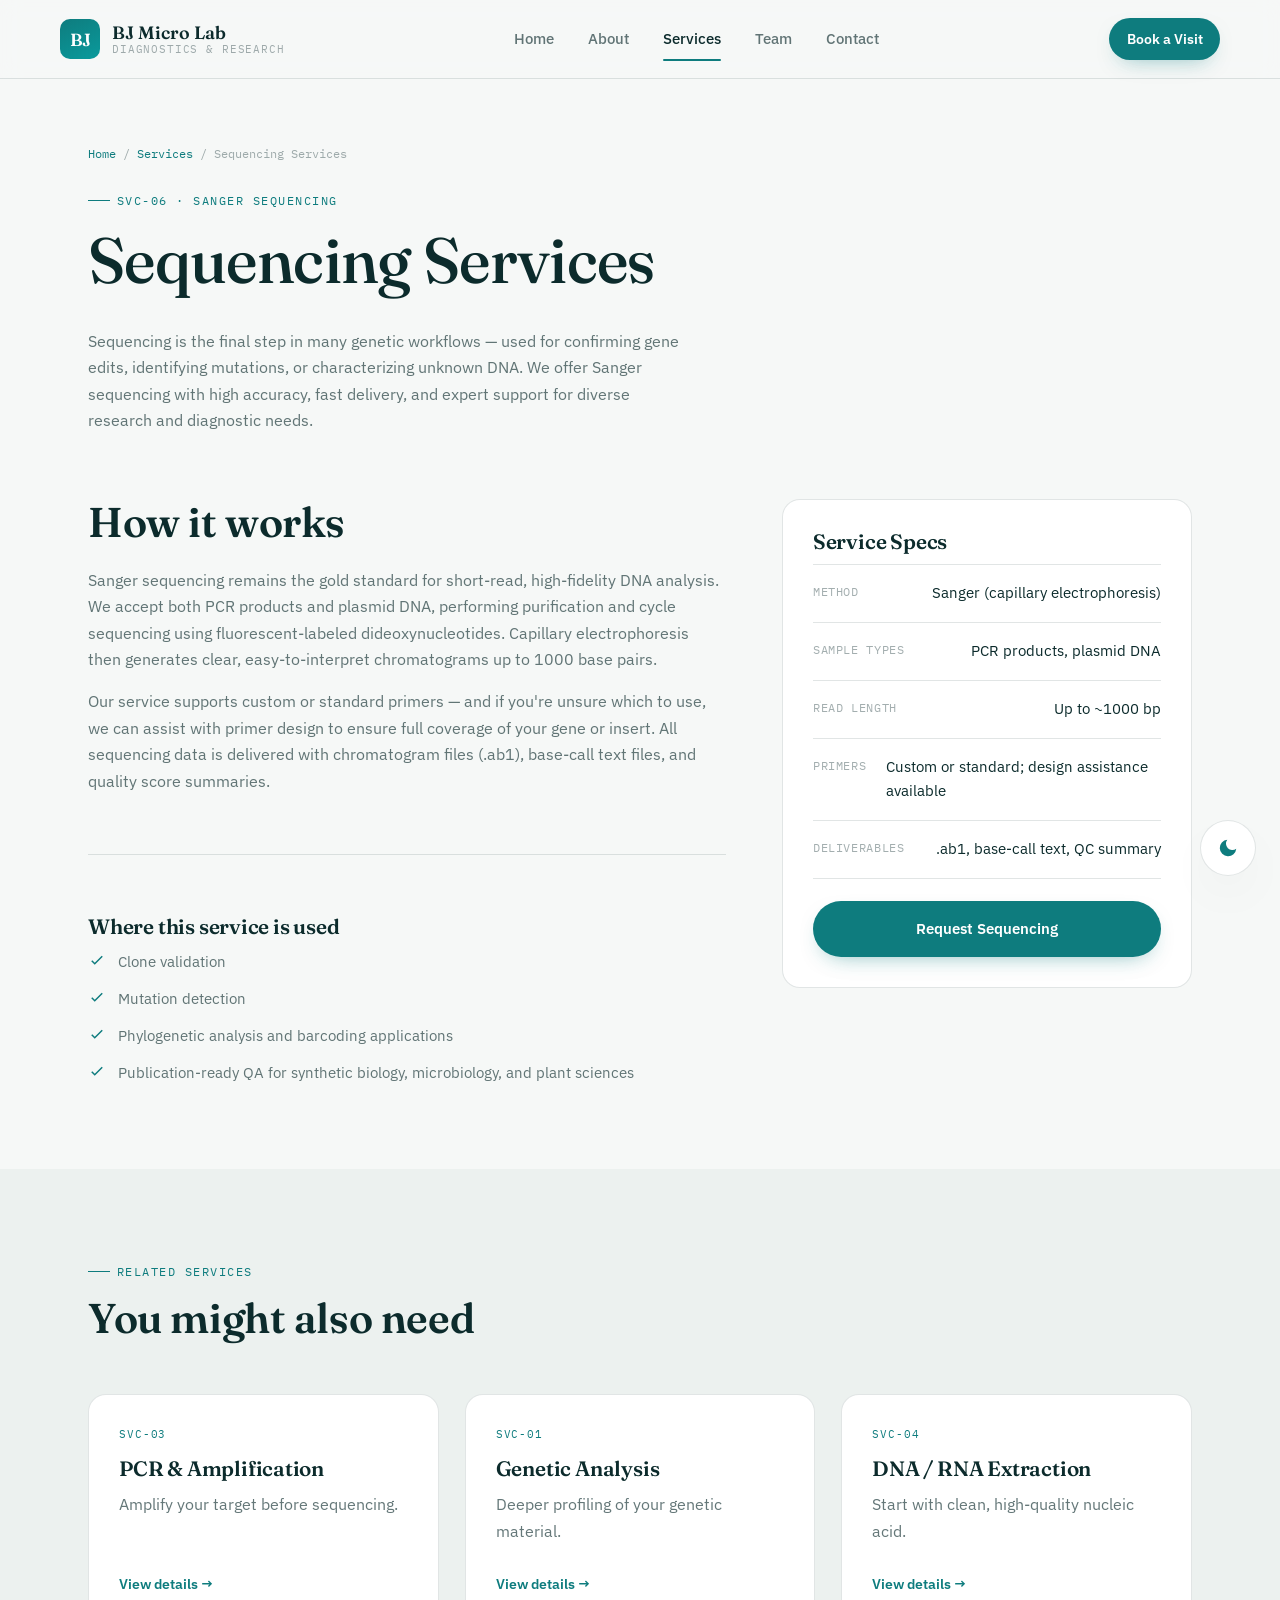
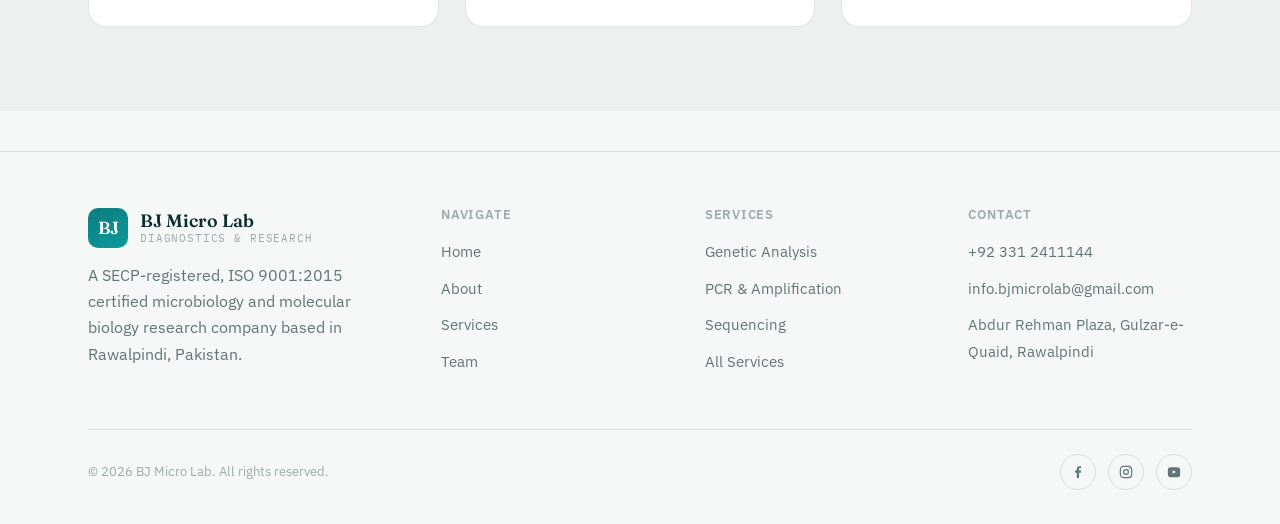
<file: services/sequencing-services.html>
<!DOCTYPE html>
<html lang="en" data-theme="light">
<head>
<meta charset="UTF-8">
<meta name="viewport" content="width=device-width, initial-scale=1.0">
<title>Sequencing Services — BJ Micro Lab</title>
<meta name="description" content="Sanger sequencing services from BJ Micro Lab — high accuracy, fast delivery, and expert support for research and diagnostics.">
<link rel="preconnect" href="https://fonts.googleapis.com">
<link href="https://fonts.googleapis.com/css2?family=Fraunces:opsz,wght@9..144,400;9..144,500;9..144,600&family=IBM+Plex+Sans:wght@400;500;600;700&family=IBM+Plex+Mono:wght@400;500;600&display=swap" rel="stylesheet">
<link rel="stylesheet" href="../css/style.css">
</head>
<body>

<header class="site">
  <div class="wrap nav">
    <a href="../index.html" class="brand">
      <div class="brand-mark">BJ</div>
      <div class="brand-text"><b>BJ Micro Lab</b><span>Diagnostics &amp; Research</span></div>
    </a>
    <nav class="links">
      <a href="../index.html">Home</a>
      <a href="../about.html">About</a>
      <a href="../services.html" class="active">Services</a>
      <a href="../team.html">Team</a>
      <a href="../contact.html">Contact</a>
    </nav>
    <div class="nav-actions">
      <a href="../contact.html" class="btn btn-primary btn-sm">Book a Visit</a>
      <button class="menu-btn" aria-label="Toggle menu">☰</button>
    </div>
  </div>
</header>

<section class="page-hero">
  <div class="wrap">
    <div class="breadcrumb"><a href="../index.html">Home</a> / <a href="../services.html">Services</a> / Sequencing Services</div>
    <span class="eyebrow">SVC-06 &middot; Sanger Sequencing</span>
    <h1 style="max-width:18ch;">Sequencing Services</h1>
    <p class="lede" style="max-width:60ch;">Sequencing is the final step in many genetic workflows — used for confirming gene edits, identifying mutations, or characterizing unknown DNA. We offer Sanger sequencing with high accuracy, fast delivery, and expert support for diverse research and diagnostic needs.</p>
  </div>
</section>

<section style="padding-top:0;">
  <div class="wrap two-col">
    <div class="reveal">
      <h2>How it works</h2>
      <p>Sanger sequencing remains the gold standard for short-read, high-fidelity DNA analysis. We accept both PCR products and plasmid DNA, performing purification and cycle sequencing using fluorescent-labeled dideoxynucleotides. Capillary electrophoresis then generates clear, easy-to-interpret chromatograms up to 1000 base pairs.</p>
      <p>Our service supports custom or standard primers — and if you're unsure which to use, we can assist with primer design to ensure full coverage of your gene or insert. All sequencing data is delivered with chromatogram files (.ab1), base-call text files, and quality score summaries.</p>
      <div class="divider"></div>
      <h3>Where this service is used</h3>
      <ul class="use-list">
        <li><svg viewBox="0 0 24 24" fill="none" stroke="currentColor" stroke-width="2"><path d="M5 13l4 4L19 7"/></svg>Clone validation</li>
        <li><svg viewBox="0 0 24 24" fill="none" stroke="currentColor" stroke-width="2"><path d="M5 13l4 4L19 7"/></svg>Mutation detection</li>
        <li><svg viewBox="0 0 24 24" fill="none" stroke="currentColor" stroke-width="2"><path d="M5 13l4 4L19 7"/></svg>Phylogenetic analysis and barcoding applications</li>
        <li><svg viewBox="0 0 24 24" fill="none" stroke="currentColor" stroke-width="2"><path d="M5 13l4 4L19 7"/></svg>Publication-ready QA for synthetic biology, microbiology, and plant sciences</li>
      </ul>
    </div>
    <div class="card sticky-card reveal">
      <h3>Service Specs</h3>
      <div class="spec-table">
        <div class="spec-row"><span>Method</span><span>Sanger (capillary electrophoresis)</span></div>
        <div class="spec-row"><span>Sample Types</span><span>PCR products, plasmid DNA</span></div>
        <div class="spec-row"><span>Read Length</span><span>Up to ~1000 bp</span></div>
        <div class="spec-row"><span>Primers</span><span>Custom or standard; design assistance available</span></div>
        <div class="spec-row"><span>Deliverables</span><span>.ab1, base-call text, QC summary</span></div>
      </div>
      <a href="../contact.html" class="btn btn-primary" style="width:100%; margin-top:22px;">Request Sequencing</a>
    </div>
  </div>
</section>

<section class="alt">
  <div class="wrap">
    <div class="section-head">
      <span class="eyebrow">Related Services</span>
      <h2>You might also need</h2>
    </div>
    <div class="grid grid-3">
      <a href="pcr-amplification.html" class="card service-card reveal"><span class="service-code">SVC-03</span><h3>PCR &amp; Amplification</h3><p>Amplify your target before sequencing.</p><span class="service-link">View details →</span></a>
      <a href="genetic-analysis.html" class="card service-card reveal"><span class="service-code">SVC-01</span><h3>Genetic Analysis</h3><p>Deeper profiling of your genetic material.</p><span class="service-link">View details →</span></a>
      <a href="dna-rna-extraction.html" class="card service-card reveal"><span class="service-code">SVC-04</span><h3>DNA / RNA Extraction</h3><p>Start with clean, high-quality nucleic acid.</p><span class="service-link">View details →</span></a>
    </div>
  </div>
</section>

<footer class="site">
  <div class="wrap">
    <div class="footer-grid">
      <div>
        <div class="brand" style="margin-bottom:14px;">
          <div class="brand-mark">BJ</div>
          <div class="brand-text"><b>BJ Micro Lab</b><span>Diagnostics &amp; Research</span></div>
        </div>
        <p style="max-width:32ch;">A SECP-registered, ISO 9001:2015 certified microbiology and molecular biology research company based in Rawalpindi, Pakistan.</p>
      </div>
      <div>
        <h4>Navigate</h4>
        <ul>
          <li><a href="../index.html">Home</a></li>
          <li><a href="../about.html">About</a></li>
          <li><a href="../services.html">Services</a></li>
          <li><a href="../team.html">Team</a></li>
        </ul>
      </div>
      <div>
        <h4>Services</h4>
        <ul>
          <li><a href="genetic-analysis.html">Genetic Analysis</a></li>
          <li><a href="pcr-amplification.html">PCR &amp; Amplification</a></li>
          <li><a href="sequencing-services.html">Sequencing</a></li>
          <li><a href="../services.html">All Services</a></li>
        </ul>
      </div>
      <div>
        <h4>Contact</h4>
        <ul>
          <li><a href="tel:+923312411144">+92 331 2411144</a></li>
          <li><a href="mailto:info.bjmicrolab@gmail.com">info.bjmicrolab@gmail.com</a></li>
          <li><a href="../contact.html">Abdur Rehman Plaza, Gulzar-e-Quaid, Rawalpindi</a></li>
        </ul>
      </div>
    </div>
    <div class="footer-bottom">
      <span>&copy; 2026 BJ Micro Lab. All rights reserved.</span>
      <div class="socials">
        <a href="https://www.facebook.com/bjmicrolab/" aria-label="Facebook"><svg viewBox="0 0 24 24" fill="currentColor"><path d="M13.5 21v-8h2.7l.4-3.1h-3.1V7.9c0-.9.3-1.5 1.6-1.5h1.6V3.6c-.3 0-1.3-.1-2.4-.1-2.4 0-4.1 1.5-4.1 4.1v2.3H7.5v3.1h2.7v8h3.3z"/></svg></a>
        <a href="https://www.instagram.com/bjmicrolab/" aria-label="Instagram"><svg viewBox="0 0 24 24" fill="none" stroke="currentColor" stroke-width="1.8"><rect x="3.5" y="3.5" width="17" height="17" rx="5"/><circle cx="12" cy="12" r="3.6"/><circle cx="17" cy="7" r="0.9" fill="currentColor" stroke="none"/></svg></a>
        <a href="https://www.youtube.com/@bjmicrolab" aria-label="YouTube"><svg viewBox="0 0 24 24" fill="currentColor"><path d="M21 8.2s-.2-1.5-.8-2.1c-.8-.8-1.7-.8-2.1-.9C15.3 5 12 5 12 5s-3.3 0-6.1.2c-.4 0-1.3.1-2.1.9-.6.6-.8 2.1-.8 2.1S2.8 10 2.8 11.7v1.6C2.8 15 3 16.8 3 16.8s.2 1.5.8 2.1c.8.8 1.9.8 2.3.9 1.7.2 6 .2 6 .2s3.3 0 6.1-.2c.4-.1 1.3-.1 2.1-.9.6-.6.8-2.1.8-2.1s.2-1.8.2-3.5v-1.6c0-1.7-.2-3.5-.2-3.5zM10 14.6V9.4l5 2.6z"/></svg></a>
      </div>
    </div>
  </div>
</footer>

<button class="theme-toggle" aria-label="Toggle dark mode">
  <svg class="moon" viewBox="0 0 24 24" fill="currentColor"><path d="M21 12.8A9 9 0 1 1 11.2 3 7 7 0 0 0 21 12.8Z"/></svg>
  <svg class="sun" viewBox="0 0 24 24" fill="none" stroke="currentColor" stroke-width="2"><circle cx="12" cy="12" r="4.5"/><path d="M12 2v2.5M12 19.5V22M4.2 4.2l1.8 1.8M18 18l1.8 1.8M2 12h2.5M19.5 12H22M4.2 19.8L6 18M18 6l1.8-1.8" stroke-linecap="round"/></svg>
</button>

<script src="../js/main.js"></script>
</body>
</html>
</file>
<file: css/style.css>
/* =========================================================
   BJ MICRO LAB — Design System
   Display: Fraunces (characterful serif, used with restraint)
   Body:    IBM Plex Sans (clinical, technical warmth)
   Mono:    IBM Plex Mono (spec-sheet / sample-ID signature)
   ========================================================= */

:root{
  --bg: #F6F8F7;
  --bg-alt: #ECF1EF;
  --card: #FFFFFF;
  --ink: #0C2B2C;
  --ink-soft: rgba(12,43,44,0.64);
  --ink-faint: rgba(12,43,44,0.38);
  --line: rgba(12,43,44,0.12);
  --teal: #0E7C7E;
  --teal-bright: #0A9A9C;
  --teal-wash: rgba(14,124,126,0.08);
  --amber: #B9873F;
  --shadow: 0 20px 50px -20px rgba(12,43,44,0.25);
  --radius: 18px;
  --radius-sm: 10px;
  --maxw: 1160px;

  --font-display: 'Fraunces', Georgia, serif;
  --font-body: 'IBM Plex Sans', -apple-system, sans-serif;
  --font-mono: 'IBM Plex Mono', 'SF Mono', monospace;
}

[data-theme="dark"]{
  --bg: #0A1A1E;
  --bg-alt: #0F2327;
  --card: #10262A;
  --ink: #E9F3F1;
  --ink-soft: rgba(233,243,241,0.68);
  --ink-faint: rgba(233,243,241,0.4);
  --line: rgba(233,243,241,0.12);
  --teal: #3FD2C7;
  --teal-bright: #63E6DA;
  --teal-wash: rgba(63,210,199,0.1);
  --amber: #E1BC7C;
  --shadow: 0 24px 60px -20px rgba(0,0,0,0.55);
}

*{ box-sizing: border-box; }
html{ scroll-behavior: smooth; }

body{
  margin:0;
  background: var(--bg);
  color: var(--ink);
  font-family: var(--font-body);
  font-size: 16px;
  line-height: 1.65;
  -webkit-font-smoothing: antialiased;
  transition: background .35s ease, color .35s ease;
}

@media (prefers-reduced-motion: reduce){
  html{ scroll-behavior:auto; }
  *{ animation-duration: 0.01ms !important; transition-duration: 0.01ms !important; }
}

img{ max-width:100%; display:block; }
a{ color:inherit; text-decoration:none; }

.wrap{ max-width: var(--maxw); margin:0 auto; padding: 0 28px; }

h1,h2,h3,h4{
  font-family: var(--font-display);
  font-weight: 600;
  line-height: 1.12;
  margin: 0 0 .5em;
  letter-spacing: -0.01em;
}
h1{ font-size: clamp(2.4rem, 5vw, 4.2rem); font-weight: 500; }
h2{ font-size: clamp(1.8rem, 3.4vw, 2.6rem); }
h3{ font-size: 1.3rem; }
p{ margin: 0 0 1em; color: var(--ink-soft); }

.eyebrow{
  display:inline-flex; align-items:center; gap:.55em;
  font-family: var(--font-mono);
  font-size: .78rem;
  letter-spacing: .12em;
  text-transform: uppercase;
  color: var(--teal);
  margin-bottom: 1.1em;
}
.eyebrow::before{
  content:"";
  width: 22px; height: 1px;
  background: var(--teal);
  display:inline-block;
}

/* ---------- Buttons ---------- */
.btn{
  display:inline-flex; align-items:center; justify-content:center; gap:.5em;
  font-family: var(--font-body);
  font-weight: 600;
  font-size: .95rem;
  padding: .95em 1.7em;
  border-radius: 999px;
  border: 1px solid transparent;
  cursor:pointer;
  transition: transform .2s ease, box-shadow .2s ease, background .2s ease, border-color .2s ease, color .2s ease;
  white-space: nowrap;
}
.btn-primary{
  background: var(--teal);
  color: #fff;
  box-shadow: 0 10px 30px -10px var(--teal-wash), 0 8px 22px -12px rgba(14,124,126,0.55);
}
.btn-primary:hover{ background: var(--teal-bright); transform: translateY(-2px); }
.btn-ghost{
  background: transparent;
  color: var(--ink);
  border-color: var(--line);
}
.btn-ghost:hover{ border-color: var(--teal); color: var(--teal); transform: translateY(-2px); }
.btn-sm{ padding: .65em 1.2em; font-size: .85rem; }

/* ---------- Header ---------- */
header.site{
  position: sticky; top:0; z-index: 90;
  background: color-mix(in srgb, var(--bg) 88%, transparent);
  backdrop-filter: blur(10px);
  border-bottom: 1px solid var(--line);
}
.nav{
  display:flex; align-items:center; justify-content: space-between;
  padding: 18px 0;
}
.brand{ display:flex; align-items:center; gap:12px; }
.brand-mark{
  width: 40px; height:40px; border-radius: 10px;
  background: linear-gradient(155deg, var(--teal), var(--teal-bright));
  display:flex; align-items:center; justify-content:center;
  color:#fff; font-family: var(--font-display); font-weight:600; font-size:1.1rem;
  flex-shrink:0;
}
.brand-text{ display:flex; flex-direction:column; line-height:1.15; }
.brand-text b{ font-family: var(--font-display); font-size:1.12rem; font-weight:600; }
.brand-text span{ font-family: var(--font-mono); font-size:.66rem; letter-spacing:.08em; color: var(--ink-faint); text-transform:uppercase; }

nav.links{ display:flex; align-items:center; gap: 34px; }
nav.links a{
  font-size: .92rem; font-weight:500; color: var(--ink-soft);
  position:relative; padding: 4px 0;
  transition: color .2s ease;
}
nav.links a:hover, nav.links a.active{ color: var(--ink); }
nav.links a.active::after{
  content:""; position:absolute; left:0; right:0; bottom:-6px; height:2px; background: var(--teal); border-radius: 2px;
}
.nav-actions{ display:flex; align-items:center; gap:14px; }
.menu-btn{ display:none; background:none; border:1px solid var(--line); border-radius:8px; padding:8px 10px; cursor:pointer; color:var(--ink);}

@media (max-width: 880px){
  nav.links{
    position:fixed; inset: 72px 16px auto 16px;
    background: var(--card); border:1px solid var(--line); border-radius: var(--radius);
    flex-direction:column; align-items:flex-start; padding: 18px 22px; gap: 14px;
    box-shadow: var(--shadow);
    transform: translateY(-12px); opacity:0; visibility:hidden;
    transition: all .25s ease;
  }
  nav.links.open{ transform:none; opacity:1; visibility:visible; }
  .menu-btn{ display:inline-flex; }
}

/* ---------- Theme toggle ---------- */
.theme-toggle{
  position: fixed;
  right: 24px; bottom: 24px;
  z-index: 200;
  width: 56px; height:56px;
  border-radius: 50%;
  border: 1px solid var(--line);
  background: var(--card);
  box-shadow: var(--shadow);
  display:flex; align-items:center; justify-content:center;
  cursor:pointer;
  color: var(--teal);
  transition: transform .25s ease;
}
.theme-toggle:hover{ transform: translateY(-3px) rotate(8deg); }
.theme-toggle svg{ width:22px; height:22px; }
.theme-toggle .sun{ display:none; }
[data-theme="dark"] .theme-toggle .moon{ display:none; }
[data-theme="dark"] .theme-toggle .sun{ display:block; }

/* ---------- Hero ---------- */
.hero{
  position:relative;
  padding: 108px 0 90px;
  overflow:hidden;
}
.hero-grid{
  display:grid; grid-template-columns: 1.1fr .9fr; gap: 60px; align-items:center;
}
@media (max-width: 900px){ .hero-grid{ grid-template-columns:1fr; } }

.hero p.lede{ font-size: 1.15rem; max-width: 46ch; }
.hero-stats{ display:flex; gap: 34px; margin-top: 40px; flex-wrap:wrap; }
.stat b{ font-family: var(--font-display); font-size: 1.7rem; display:block; color: var(--ink); }
.stat span{ font-family: var(--font-mono); font-size:.72rem; text-transform:uppercase; letter-spacing:.06em; color: var(--ink-faint); }

.helix-wrap{
  position:relative; aspect-ratio: 1/1.1; display:flex; align-items:center; justify-content:center;
}
.helix-wrap svg{ width:100%; height:100%; }

.badge-row{ display:flex; gap:10px; flex-wrap:wrap; margin-top: 28px; }
.badge{
  font-family: var(--font-mono); font-size:.7rem; letter-spacing:.05em; text-transform:uppercase;
  border:1px solid var(--line); border-radius: 999px; padding: 7px 14px; color: var(--ink-soft);
  background: var(--card);
}

.cta-row{ display:flex; gap:16px; flex-wrap:wrap; margin-top: 34px; }

/* ---------- Sections ---------- */
section{ padding: 84px 0; }
.section-head{ max-width: 640px; margin-bottom: 52px; }
.section-head.center{ margin-left:auto; margin-right:auto; text-align:center; }
.alt{ background: var(--bg-alt); }

/* ---------- Cards / grids ---------- */
.grid{ display:grid; gap: 26px; }
.grid-3{ grid-template-columns: repeat(3, 1fr); }
.grid-2{ grid-template-columns: repeat(2, 1fr); }
@media (max-width: 900px){ .grid-3{ grid-template-columns: 1fr 1fr; } .grid-2{ grid-template-columns: 1fr; } }
@media (max-width: 620px){ .grid-3{ grid-template-columns: 1fr; } }

.card{
  background: var(--card);
  border: 1px solid var(--line);
  border-radius: var(--radius);
  padding: 30px;
  transition: transform .25s ease, box-shadow .25s ease, border-color .25s ease;
}
.card:hover{ transform: translateY(-4px); box-shadow: var(--shadow); border-color: transparent; }

.service-card{ display:flex; flex-direction:column; height:100%; }
.service-code{
  font-family: var(--font-mono); font-size:.7rem; letter-spacing:.08em; color: var(--teal);
  margin-bottom: 14px; text-transform:uppercase;
}
.service-icon{
  width:48px; height:48px; border-radius: 12px;
  background: var(--teal-wash); color: var(--teal);
  display:flex; align-items:center; justify-content:center; margin-bottom: 18px;
}
.service-icon svg{ width:24px; height:24px; }
.service-card p{ flex:1; }
.service-link{
  margin-top: 12px; font-weight:600; font-size:.9rem; color: var(--teal);
  display:inline-flex; align-items:center; gap:6px;
}
.service-link svg{ width:16px; height:16px; transition: transform .2s ease; }
.service-card:hover .service-link svg{ transform: translateX(4px); }

/* ---------- Feature list ---------- */
.feature{ display:flex; gap:16px; align-items:flex-start; }
.feature .num{
  font-family: var(--font-mono); font-size:.8rem; color: var(--teal);
  border:1px solid var(--line); border-radius:8px; width:34px; height:34px;
  display:flex; align-items:center; justify-content:center; flex-shrink:0;
}
.feature h4{ margin-bottom:.3em; font-family: var(--font-body); font-size:1.02rem; font-weight:700; }
.feature p{ margin:0; font-size:.95rem; }

/* ---------- Team ---------- */
.team-card{ text-align:center; padding: 26px 20px; }
.avatar{
  width: 112px; height:112px; border-radius: 50%;
  margin: 0 auto 18px;
  display:flex; align-items:center; justify-content:center;
  font-family: var(--font-display); font-size:1.7rem; font-weight:600; color:#fff;
  background: linear-gradient(155deg, var(--teal), var(--teal-bright));
}
.team-card h3{ margin-bottom:.15em; font-size:1.08rem; }
.team-role{ font-family: var(--font-mono); font-size:.72rem; letter-spacing:.05em; text-transform:uppercase; color: var(--teal); margin-bottom:10px; display:block; }

/* ---------- Testimonials ---------- */
.quote-card{ position:relative; }
.stars{ color: var(--amber); font-size:.95rem; letter-spacing:2px; margin-bottom:14px; }
.quote-card p{ font-size: 1.02rem; color: var(--ink); }
.quote-attr{ display:flex; align-items:center; gap:12px; margin-top:20px; }
.quote-avatar{
  width:38px; height:38px; border-radius:50%;
  background: var(--teal-wash); color:var(--teal);
  display:flex; align-items:center; justify-content:center; font-family:var(--font-mono); font-size:.8rem; font-weight:700;
}
.quote-attr b{ font-size:.9rem; display:block; }
.quote-attr span{ font-size:.78rem; color: var(--ink-faint); }

.avatar img {
  width: 100%;
  height: 100%;
  object-fit: cover;
  border-radius: 50%;
  display: block;
}
/* ---------- CTA band ---------- */
.cta-band{
  background: linear-gradient(155deg, var(--teal), #0A5F60);
  color: #fff;
  border-radius: 28px;
  padding: 64px 48px;
  text-align:center;
  position:relative;
  overflow:hidden;
}
[data-theme="dark"] .cta-band{ background: linear-gradient(155deg, #12474A, #0A2224); }
.cta-band h2{ color:#fff; }
.cta-band p{ color: rgba(255,255,255,0.82); max-width:52ch; margin-left:auto; margin-right:auto; }
.cta-band .btn-ghost{ color:#fff; border-color: rgba(255,255,255,0.4); }
.cta-band .btn-ghost:hover{ border-color:#fff; }
.cta-band .btn-primary{ background:#fff; color: var(--teal); box-shadow:none; }
.cta-band .btn-primary:hover{ background:#fff; opacity:.92; }

/* ---------- Footer ---------- */
footer.site{ border-top: 1px solid var(--line); padding: 56px 0 34px; margin-top: 40px; }
.footer-grid{ display:grid; grid-template-columns: 1.4fr 1fr 1fr 1fr; gap: 40px; }
@media (max-width: 780px){ .footer-grid{ grid-template-columns: 1fr 1fr; } }
.footer-grid h4{ font-family: var(--font-body); font-size:.82rem; letter-spacing:.06em; text-transform:uppercase; color: var(--ink-faint); margin-bottom: 16px; }
.footer-grid ul{ list-style:none; margin:0; padding:0; display:flex; flex-direction:column; gap:10px; }
.footer-grid a{ color: var(--ink-soft); font-size:.92rem; }
.footer-grid a:hover{ color: var(--teal); }
.footer-bottom{
  display:flex; justify-content:space-between; align-items:center; flex-wrap:wrap; gap:12px;
  margin-top: 46px; padding-top: 24px; border-top:1px solid var(--line);
  font-size:.82rem; color: var(--ink-faint);
}
.socials{ display:flex; gap:12px; }
.socials a{
  width:36px; height:36px; border-radius:50%; border:1px solid var(--line);
  display:flex; align-items:center; justify-content:center; color: var(--ink-soft);
  transition: all .2s ease;
}
.socials a:hover{ background: var(--teal); border-color: var(--teal); color:#fff; }
.socials svg{ width:16px; height:16px; }

/* ---------- Page hero (inner pages) ---------- */
.page-hero{ padding: 64px 0 50px; }
.breadcrumb{ font-family: var(--font-mono); font-size:.78rem; color: var(--ink-faint); margin-bottom: 18px; }
.breadcrumb a{ color: var(--teal); }

/* ---------- Service detail ---------- */
.spec-table{ border-top:1px solid var(--line); }
.spec-row{ display:flex; justify-content:space-between; gap:20px; padding: 16px 0; border-bottom:1px solid var(--line); font-size:.94rem; }
.spec-row span:first-child{ font-family:var(--font-mono); font-size:.78rem; text-transform:uppercase; letter-spacing:.05em; color:var(--ink-faint); }
.two-col{ display:grid; grid-template-columns: 1.4fr .9fr; gap: 56px; align-items:flex-start; }
@media (max-width: 900px){ .two-col{ grid-template-columns:1fr; } }
.sticky-card{ position:sticky; top: 100px; }
.use-list{ list-style:none; margin:0; padding:0; display:flex; flex-direction:column; gap:12px; }
.use-list li{ display:flex; gap:12px; align-items:flex-start; font-size:.95rem; color:var(--ink-soft); }
.use-list svg{ width:18px; height:18px; color: var(--teal); flex-shrink:0; margin-top:2px; }

/* ---------- Contact ---------- */
.contact-card{ display:flex; gap:16px; align-items:flex-start; }
.contact-icon{
  width:44px; height:44px; border-radius:12px; background: var(--teal-wash); color:var(--teal);
  display:flex; align-items:center; justify-content:center; flex-shrink:0;
}
.contact-icon svg{ width:22px; height:22px; }

form.form{ display:flex; flex-direction:column; gap: 18px; }
.form-row{ display:grid; grid-template-columns: 1fr 1fr; gap: 18px; }
@media (max-width:620px){ .form-row{ grid-template-columns:1fr; } }
label{ font-size:.82rem; font-weight:600; margin-bottom:6px; display:block; }
input, textarea, select{
  width:100%; font-family: var(--font-body); font-size:.95rem;
  padding: 13px 15px; border-radius: 10px; border:1px solid var(--line);
  background: var(--bg); color: var(--ink);
}
input:focus, textarea:focus, select:focus{ outline: 2px solid var(--teal); outline-offset:1px; }
textarea{ min-height: 130px; resize: vertical; }

.map-frame{ border-radius: var(--radius); overflow:hidden; border:1px solid var(--line); }

/* ---------- Reveal ---------- */
.reveal{ opacity:0; transform: translateY(18px); transition: opacity .7s ease, transform .7s ease; }
.reveal.in{ opacity:1; transform:none; }

/* misc */
.divider{ height:1px; background:var(--line); margin: 60px 0; }
.center-text{ text-align:center; }
::selection{ background: var(--teal); color:#fff; }
:focus-visible{ outline: 2px solid var(--teal); outline-offset: 2px; }
</file>
